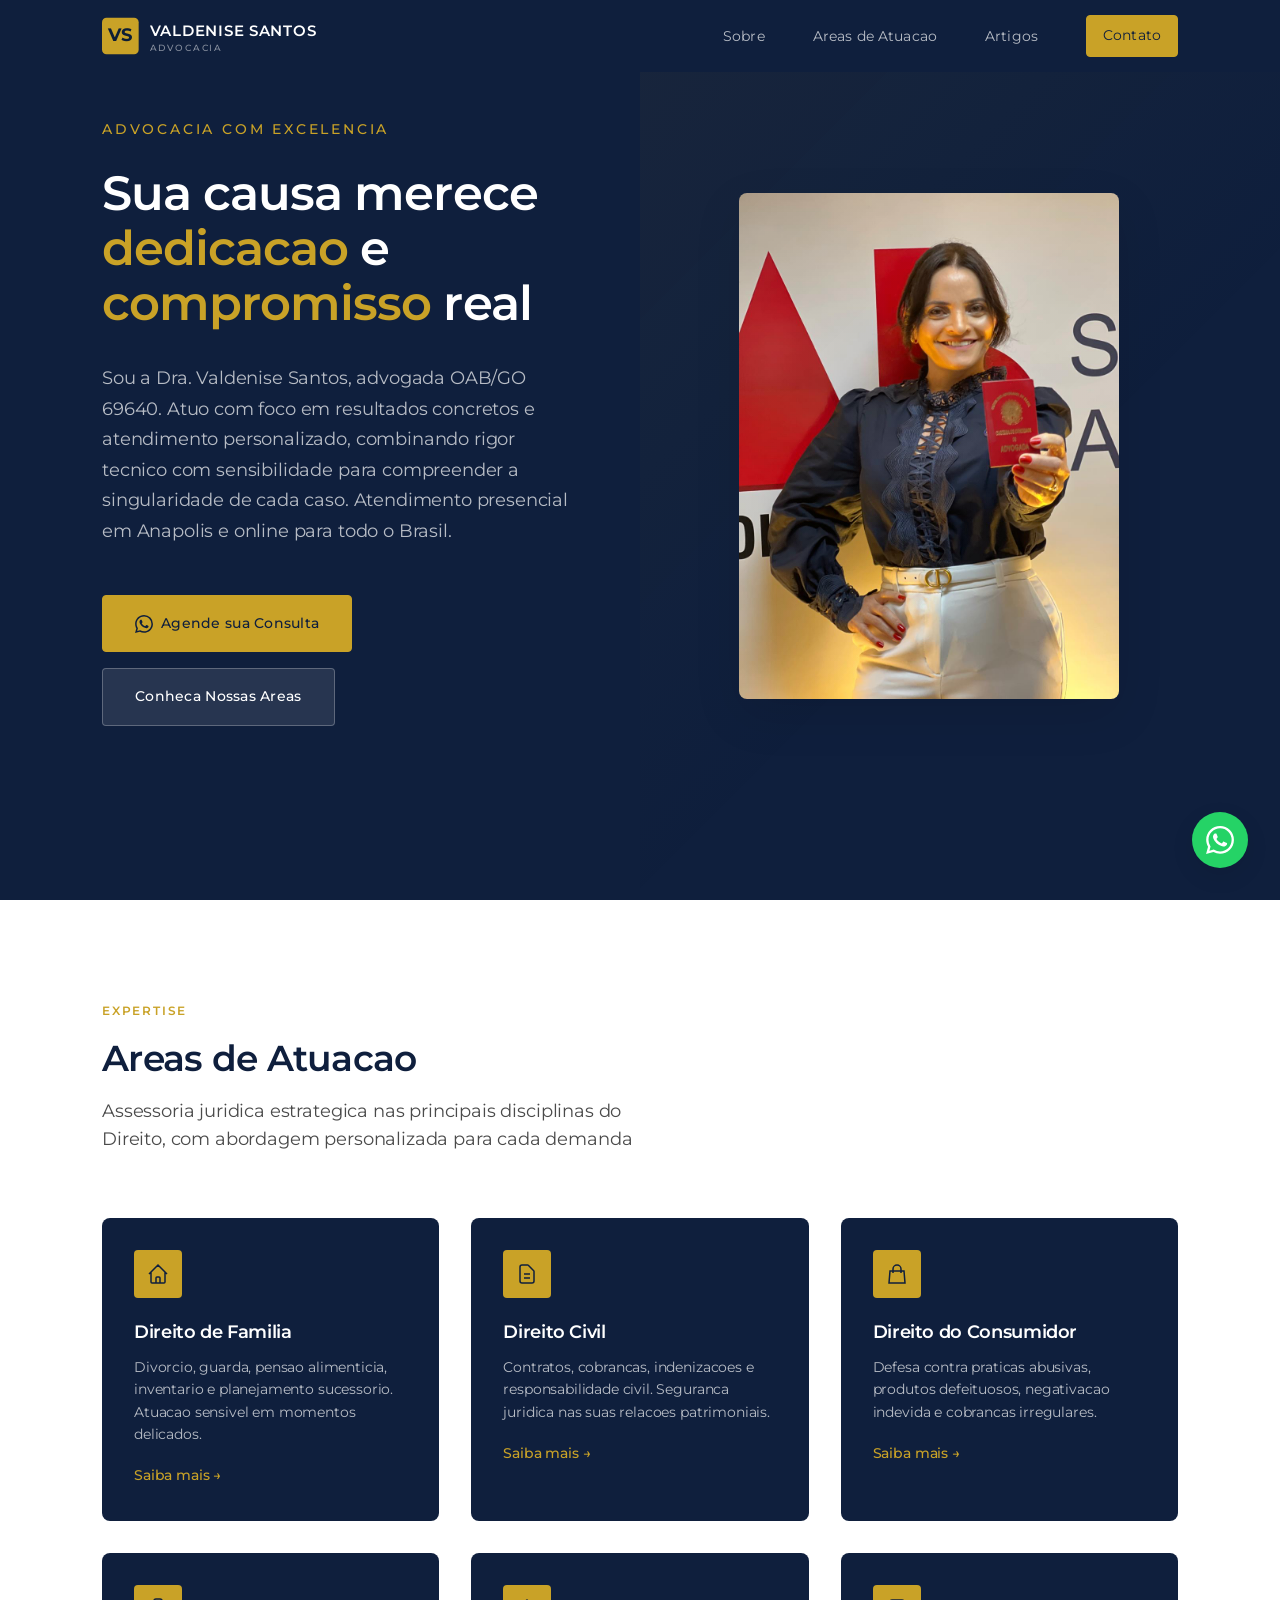
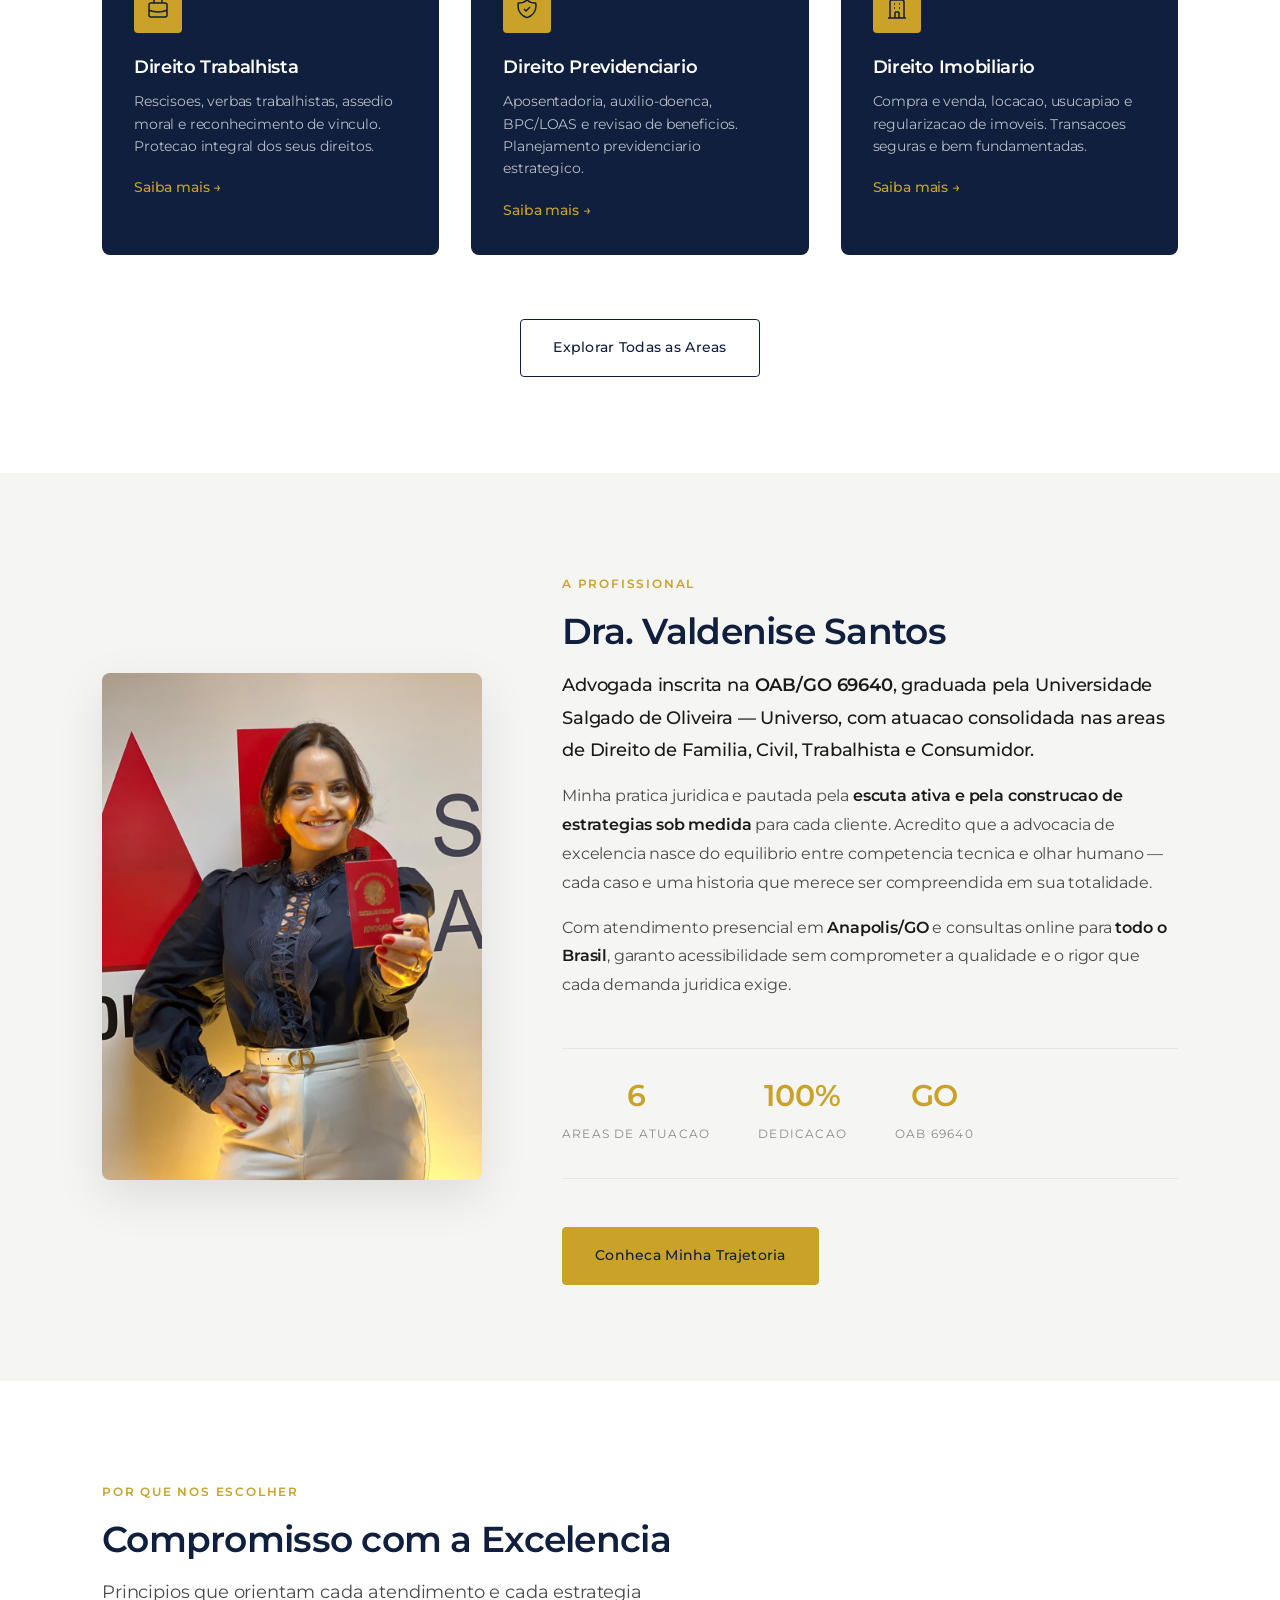
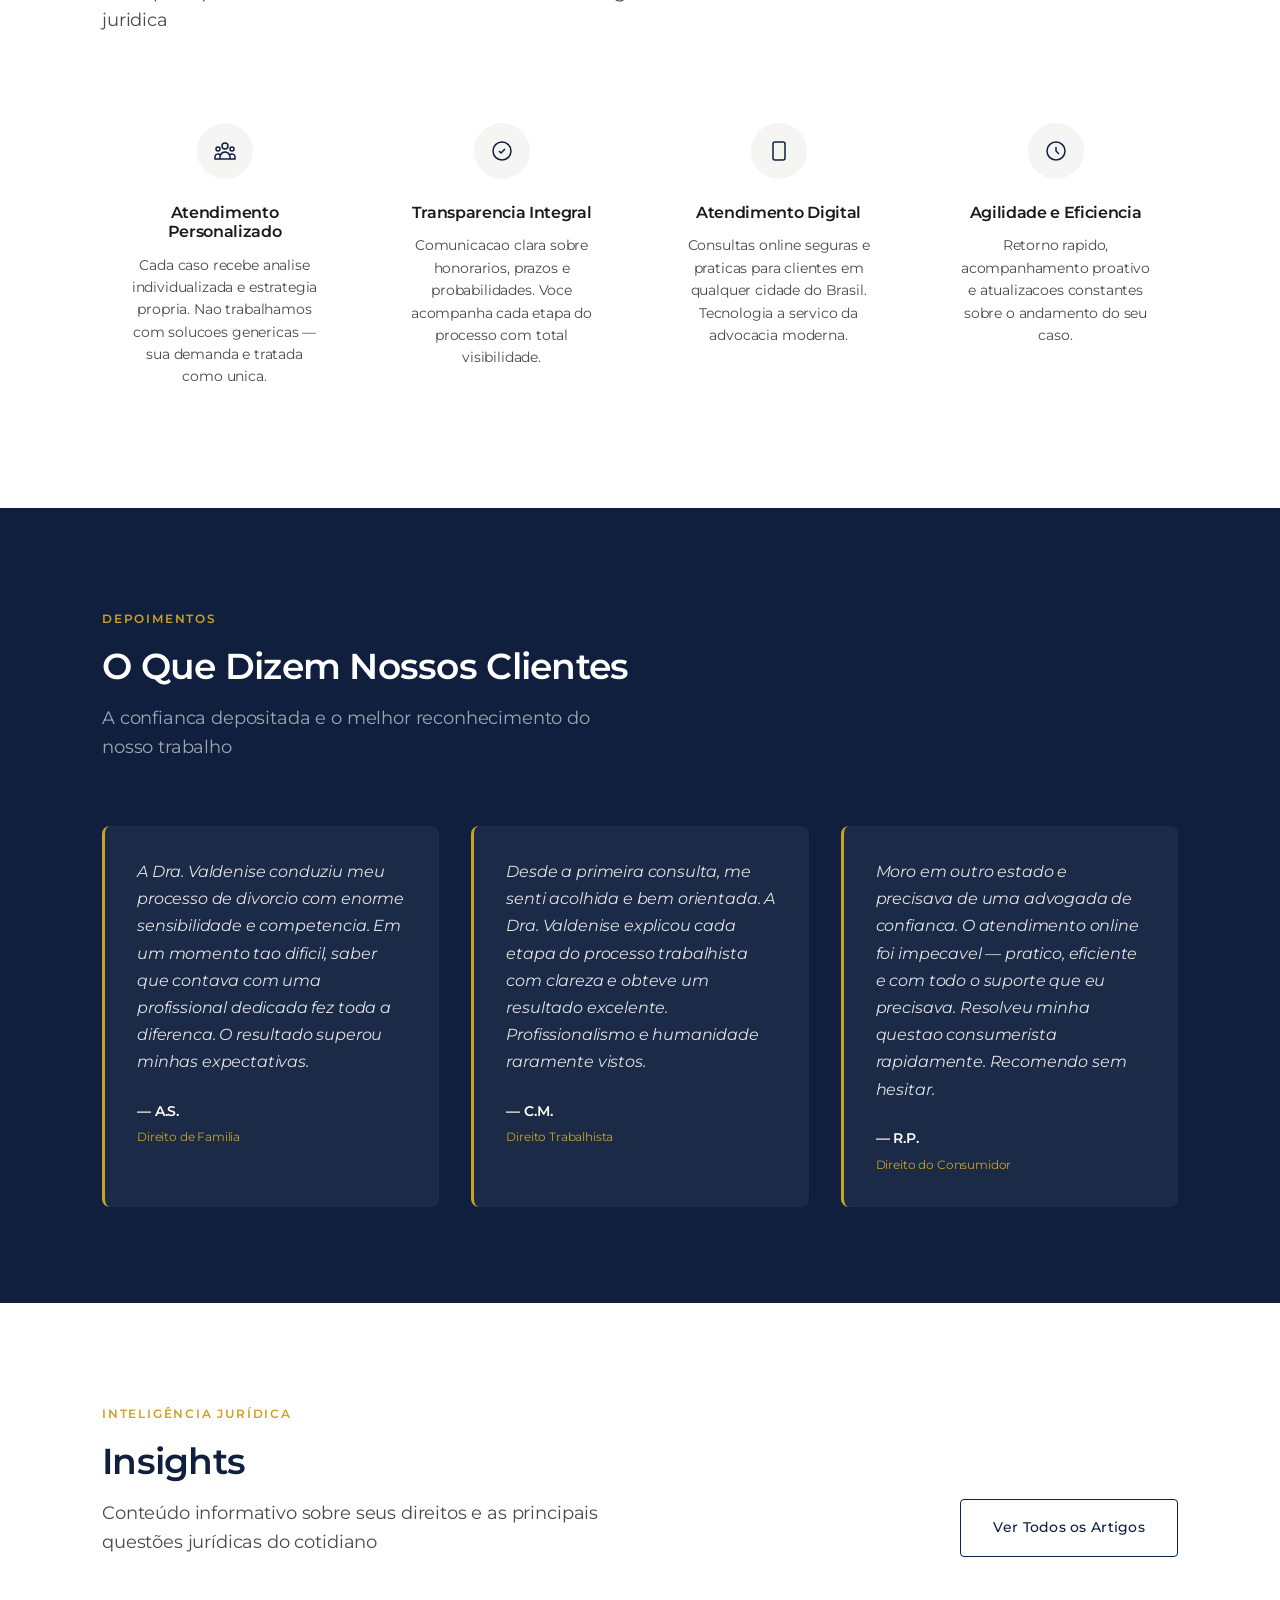
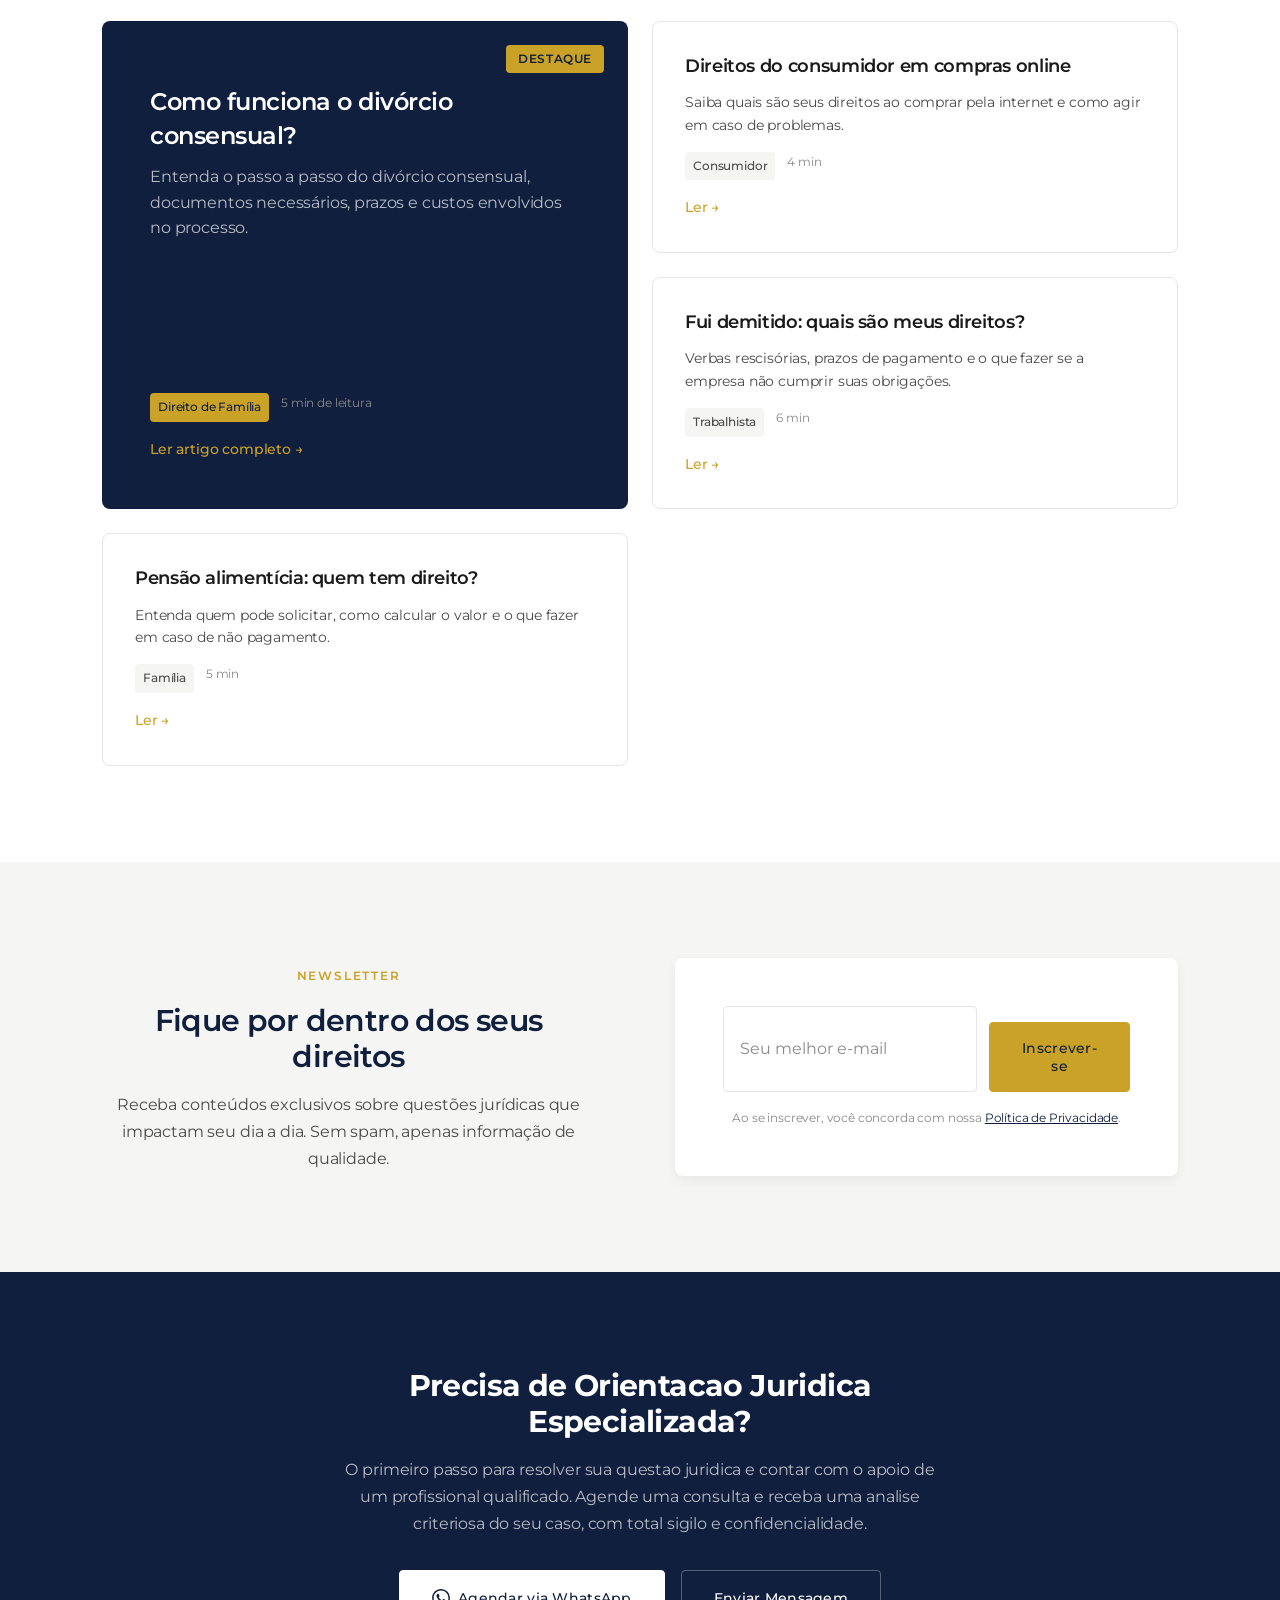
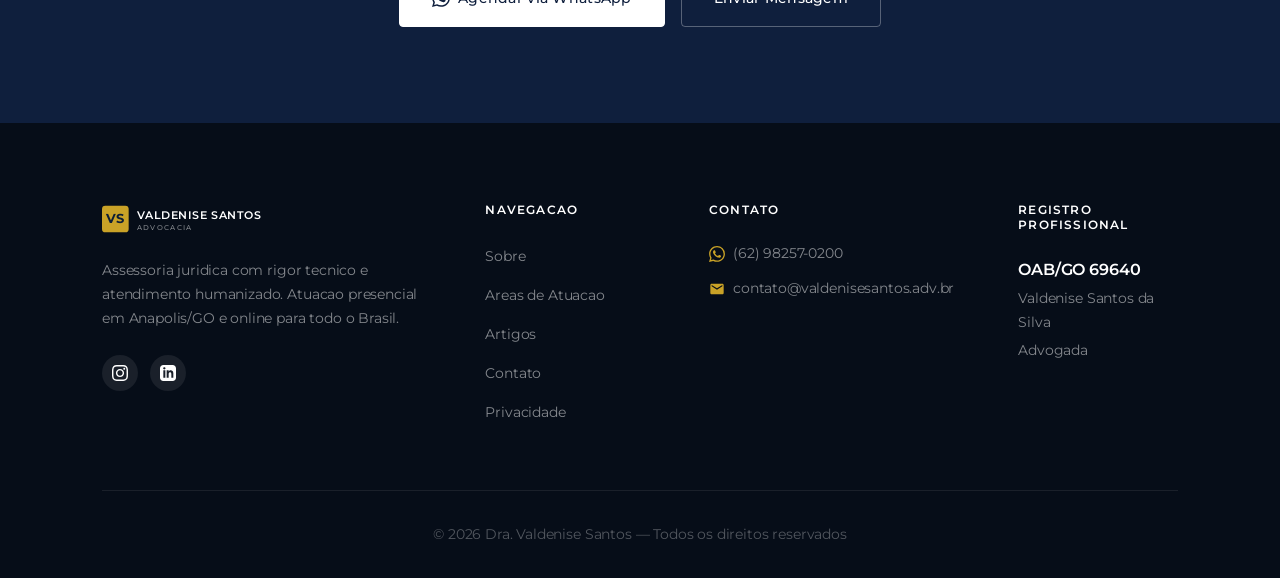
<file: index.html>
<!DOCTYPE html>
<html lang="pt-BR">
<head>
  <meta charset="UTF-8">
  <meta name="viewport" content="width=device-width, initial-scale=1.0">

  <!-- SEO -->
  <title>Dra. Valdenise Santos | Advocacia &mdash; Atendimento em Todo Brasil</title>
  <meta name="description" content="Dra. Valdenise Santos, advogada OAB/GO 69640. Atendimento personalizado em Direito de Familia, Civel, Trabalhista e Consumidor. Consultas online para todo o Brasil.">
  <meta name="keywords" content="advogada online, advogado familia, advogado trabalhista, advogado consumidor, consultoria juridica, OAB">
  <meta name="author" content="Valdenise Santos da Silva">
  <meta name="robots" content="index, follow">

  <!-- Open Graph -->
  <meta property="og:title" content="Dra. Valdenise Santos | Advocacia">
  <meta property="og:description" content="Advocacia com dedicacao e compromisso. Atendimento em todo o Brasil.">
  <meta property="og:image" content="https://valdenisesantos.adv.br/assets/og-image.jpg">
  <meta property="og:url" content="https://valdenisesantos.adv.br">
  <meta property="og:type" content="website">
  <meta property="og:locale" content="pt_BR">

  <!-- Twitter -->
  <meta name="twitter:card" content="summary_large_image">

  <!-- Favicon -->
  <link rel="icon" href="favicon.svg" type="image/svg+xml">
  <link rel="apple-touch-icon" href="assets/icon-192.png">

  <!-- PWA -->
  <link rel="manifest" href="manifest.json">
  <meta name="theme-color" content="#0c1d36">

  <!-- Fonts -->
  <link rel="preconnect" href="https://fonts.googleapis.com">
  <link rel="preconnect" href="https://fonts.gstatic.com" crossorigin>
  <link href="https://fonts.googleapis.com/css2?family=Montserrat:wght@400;500;600;700&display=swap" rel="stylesheet">

  <!-- CSS -->
  <link rel="stylesheet" href="styles.css?v=6.7.0">

  <!-- Schema.org -->
  <script type="application/ld+json">
  {
    "@context": "https://schema.org",
    "@type": "Attorney",
    "name": "Valdenise Santos da Silva",
    "alternateName": "Dra. Valdenise Santos Advocacia",
    "description": "Advogada especializada em Direito de Familia, Civel, Trabalhista e Consumidor. Atendimento em todo o Brasil.",
    "url": "https://valdenisesantos.adv.br",
    "telephone": "+55-62-98257-0200",
    "email": "contato@valdenisesantos.adv.br",
    "address": {
      "@type": "PostalAddress",
      "addressLocality": "Anapolis",
      "addressRegion": "GO",
      "addressCountry": "BR"
    },
    "areaServed": "Brasil",
    "knowsAbout": ["Direito de Familia", "Direito Civil", "Direito do Consumidor", "Direito Trabalhista", "Direito Previdenciario", "Direito Imobiliario"],
    "sameAs": ["https://instagram.com/valdenisesantos.adv", "https://linkedin.com/in/valdenise-santos-a6aa6a243"]
  }
  </script>
</head>
<body>
  <!-- Header -->
  <header class="header" id="header">
    <div class="container header__inner">
      <a href="index.html" class="header__logo">
        <svg viewBox="0 0 260 48" fill="none" xmlns="http://www.w3.org/2000/svg">
          <rect x="0" y="4" width="40" height="40" rx="5" fill="#c9a227"/>
          <text x="20" y="30" font-family="Montserrat, sans-serif" font-size="20" font-weight="700" fill="#0c1d36" text-anchor="middle">VS</text>
          <text x="52" y="24" font-family="Montserrat, sans-serif" font-size="16" font-weight="600" fill="#ffffff" letter-spacing="0.05em">VALDENISE SANTOS</text>
          <text x="52" y="40" font-family="Montserrat, sans-serif" font-size="10" font-weight="500" fill="rgba(255,255,255,0.5)" letter-spacing="0.2em">ADVOCACIA</text>
        </svg>
      </a>

      <nav class="header__nav" id="nav">
        <ul class="nav__list">
          <li><a href="sobre.html">Sobre</a></li>
          <li><a href="areas.html">Areas de Atuacao</a></li>
          <li><a href="artigos.html">Artigos</a></li>
          <li><a href="contato.html" class="btn btn--primary btn--sm">Contato</a></li>
        </ul>
      </nav>

      <button class="header__toggle" id="menu-toggle" aria-label="Abrir menu" aria-expanded="false">
        <span></span>
        <span></span>
        <span></span>
      </button>
    </div>
  </header>

  <main>
    <!-- Hero -->
    <section class="hero">
      <div class="container hero__inner">
        <div class="hero__content">
          <p class="hero__subtitle">Advocacia com Excelencia</p>
          <h1 class="hero__title">Sua causa merece <span class="text-accent">dedicacao</span> e <span class="text-accent">compromisso</span> real</h1>
          <p class="hero__text">Sou a Dra. Valdenise Santos, advogada OAB/GO 69640. Atuo com foco em resultados concretos e atendimento personalizado, combinando rigor tecnico com sensibilidade para compreender a singularidade de cada caso. Atendimento presencial em Anapolis e online para todo o Brasil.</p>
          <div class="hero__buttons">
            <a href="https://wa.me/5562982570200?text=Ola,%20gostaria%20de%20agendar%20uma%20consulta" class="btn btn--primary" target="_blank" rel="noopener">
              <svg class="btn__icon" viewBox="0 0 24 24" fill="currentColor"><path d="M17.472 14.382c-.297-.149-1.758-.867-2.03-.967-.273-.099-.471-.148-.67.15-.197.297-.767.966-.94 1.164-.173.199-.347.223-.644.075-.297-.15-1.255-.463-2.39-1.475-.883-.788-1.48-1.761-1.653-2.059-.173-.297-.018-.458.13-.606.134-.133.298-.347.446-.52.149-.174.198-.298.298-.497.099-.198.05-.371-.025-.52-.075-.149-.669-1.612-.916-2.207-.242-.579-.487-.5-.669-.51-.173-.008-.371-.01-.57-.01-.198 0-.52.074-.792.372-.272.297-1.04 1.016-1.04 2.479 0 1.462 1.065 2.875 1.213 3.074.149.198 2.096 3.2 5.077 4.487.709.306 1.262.489 1.694.625.712.227 1.36.195 1.871.118.571-.085 1.758-.719 2.006-1.413.248-.694.248-1.289.173-1.413-.074-.124-.272-.198-.57-.347m-5.421 7.403h-.004a9.87 9.87 0 01-5.031-1.378l-.361-.214-3.741.982.998-3.648-.235-.374a9.86 9.86 0 01-1.51-5.26c.001-5.45 4.436-9.884 9.888-9.884 2.64 0 5.122 1.03 6.988 2.898a9.825 9.825 0 012.893 6.994c-.003 5.45-4.437 9.884-9.885 9.884m8.413-18.297A11.815 11.815 0 0012.05 0C5.495 0 .16 5.335.157 11.892c0 2.096.547 4.142 1.588 5.945L.057 24l6.305-1.654a11.882 11.882 0 005.683 1.448h.005c6.554 0 11.89-5.335 11.893-11.893a11.821 11.821 0 00-3.48-8.413z"/></svg>
              Agende sua Consulta
            </a>
            <a href="#areas" class="btn btn--outline-light">Conheca Nossas Areas</a>
          </div>
        </div>
        <div class="hero__image">
          <img src="assets/foto-advogada.jpg" alt="Dra. Valdenise Santos da Silva - Advogada OAB/GO 69640" loading="eager">
        </div>
      </div>
      <div class="hero__decoration"></div>
    </section>

    <!-- Areas de Atuacao -->
    <section class="section areas" id="areas">
      <div class="container">
        <header class="section__header">
          <span class="section__label">Expertise</span>
          <h2 class="section__title">Areas de Atuacao</h2>
          <p class="section__subtitle">Assessoria juridica estrategica nas principais disciplinas do Direito, com abordagem personalizada para cada demanda</p>
        </header>

        <div class="areas__grid">
          <article class="area-card">
            <div class="area-card__icon">
              <svg viewBox="0 0 24 24" fill="none" stroke="currentColor" stroke-width="1.5"><path d="M3 12l2-2m0 0l7-7 7 7M5 10v10a1 1 0 001 1h3m10-11l2 2m-2-2v10a1 1 0 01-1 1h-3m-6 0a1 1 0 001-1v-4a1 1 0 011-1h2a1 1 0 011 1v4a1 1 0 001 1m-6 0h6"/></svg>
            </div>
            <h3 class="area-card__title">Direito de Familia</h3>
            <p class="area-card__text">Divorcio, guarda, pensao alimenticia, inventario e planejamento sucessorio. Atuacao sensivel em momentos delicados.</p>
            <a href="areas.html#familia" class="area-card__link">Saiba mais &rarr;</a>
          </article>

          <article class="area-card">
            <div class="area-card__icon">
              <svg viewBox="0 0 24 24" fill="none" stroke="currentColor" stroke-width="1.5"><path d="M9 12h6m-6 4h6m2 5H7a2 2 0 01-2-2V5a2 2 0 012-2h5.586a1 1 0 01.707.293l5.414 5.414a1 1 0 01.293.707V19a2 2 0 01-2 2z"/></svg>
            </div>
            <h3 class="area-card__title">Direito Civil</h3>
            <p class="area-card__text">Contratos, cobrancas, indenizacoes e responsabilidade civil. Seguranca juridica nas suas relacoes patrimoniais.</p>
            <a href="areas.html#civil" class="area-card__link">Saiba mais &rarr;</a>
          </article>

          <article class="area-card">
            <div class="area-card__icon">
              <svg viewBox="0 0 24 24" fill="none" stroke="currentColor" stroke-width="1.5"><path d="M16 11V7a4 4 0 00-8 0v4M5 9h14l1 12H4L5 9z"/></svg>
            </div>
            <h3 class="area-card__title">Direito do Consumidor</h3>
            <p class="area-card__text">Defesa contra praticas abusivas, produtos defeituosos, negativacao indevida e cobrancas irregulares.</p>
            <a href="areas.html#consumidor" class="area-card__link">Saiba mais &rarr;</a>
          </article>

          <article class="area-card">
            <div class="area-card__icon">
              <svg viewBox="0 0 24 24" fill="none" stroke="currentColor" stroke-width="1.5"><path d="M21 13.255A23.931 23.931 0 0112 15c-3.183 0-6.22-.62-9-1.745M16 6V4a2 2 0 00-2-2h-4a2 2 0 00-2 2v2m4 6h.01M5 20h14a2 2 0 002-2V8a2 2 0 00-2-2H5a2 2 0 00-2 2v10a2 2 0 002 2z"/></svg>
            </div>
            <h3 class="area-card__title">Direito Trabalhista</h3>
            <p class="area-card__text">Rescisoes, verbas trabalhistas, assedio moral e reconhecimento de vinculo. Protecao integral dos seus direitos.</p>
            <a href="areas.html#trabalhista" class="area-card__link">Saiba mais &rarr;</a>
          </article>

          <article class="area-card">
            <div class="area-card__icon">
              <svg viewBox="0 0 24 24" fill="none" stroke="currentColor" stroke-width="1.5"><path d="M9 12l2 2 4-4m5.618-4.016A11.955 11.955 0 0112 2.944a11.955 11.955 0 01-8.618 3.04A12.02 12.02 0 003 9c0 5.591 3.824 10.29 9 11.622 5.176-1.332 9-6.03 9-11.622 0-1.042-.133-2.052-.382-3.016z"/></svg>
            </div>
            <h3 class="area-card__title">Direito Previdenciario</h3>
            <p class="area-card__text">Aposentadoria, auxilio-doenca, BPC/LOAS e revisao de beneficios. Planejamento previdenciario estrategico.</p>
            <a href="areas.html#previdenciario" class="area-card__link">Saiba mais &rarr;</a>
          </article>

          <article class="area-card">
            <div class="area-card__icon">
              <svg viewBox="0 0 24 24" fill="none" stroke="currentColor" stroke-width="1.5"><path d="M19 21V5a2 2 0 00-2-2H7a2 2 0 00-2 2v16m14 0h2m-2 0h-5m-9 0H3m2 0h5M9 7h1m-1 4h1m4-4h1m-1 4h1m-5 10v-5a1 1 0 011-1h2a1 1 0 011 1v5m-4 0h4"/></svg>
            </div>
            <h3 class="area-card__title">Direito Imobiliario</h3>
            <p class="area-card__text">Compra e venda, locacao, usucapiao e regularizacao de imoveis. Transacoes seguras e bem fundamentadas.</p>
            <a href="areas.html#imobiliario" class="area-card__link">Saiba mais &rarr;</a>
          </article>
        </div>

        <div class="section__footer">
          <a href="areas.html" class="btn btn--outline">Explorar Todas as Areas</a>
        </div>
      </div>
    </section>

    <!-- Sobre -->
    <section class="section section--alt sobre" id="sobre">
      <div class="container">
        <div class="sobre__grid">
          <div class="sobre__image">
            <div class="sobre__image-wrapper">
              <img src="assets/foto-advogada.jpg" alt="Dra. Valdenise Santos da Silva" loading="lazy">
            </div>
          </div>

          <div class="sobre__content">
            <span class="section__label">A Profissional</span>
            <h2 class="section__title">Dra. Valdenise Santos</h2>
            <p class="sobre__lead">Advogada inscrita na <strong>OAB/GO 69640</strong>, graduada pela Universidade Salgado de Oliveira &mdash; Universo, com atuacao consolidada nas areas de Direito de Familia, Civil, Trabalhista e Consumidor.</p>
            <p>Minha pratica juridica e pautada pela <strong>escuta ativa e pela construcao de estrategias sob medida</strong> para cada cliente. Acredito que a advocacia de excelencia nasce do equilibrio entre competencia tecnica e olhar humano &mdash; cada caso e uma historia que merece ser compreendida em sua totalidade.</p>
            <p>Com atendimento presencial em <strong>Anapolis/GO</strong> e consultas online para <strong>todo o Brasil</strong>, garanto acessibilidade sem comprometer a qualidade e o rigor que cada demanda juridica exige.</p>

            <div class="sobre__stats">
              <div class="stat">
                <span class="stat__number">6</span>
                <span class="stat__label">Areas de Atuacao</span>
              </div>
              <div class="stat">
                <span class="stat__number">100%</span>
                <span class="stat__label">Dedicacao</span>
              </div>
              <div class="stat">
                <span class="stat__number">GO</span>
                <span class="stat__label">OAB 69640</span>
              </div>
            </div>

            <a href="sobre.html" class="btn btn--primary">Conheca Minha Trajetoria</a>
          </div>
        </div>
      </div>
    </section>

    <!-- Diferenciais -->
    <section class="section diferenciais">
      <div class="container">
        <header class="section__header">
          <span class="section__label">Por Que Nos Escolher</span>
          <h2 class="section__title">Compromisso com a Excelencia</h2>
          <p class="section__subtitle">Principios que orientam cada atendimento e cada estrategia juridica</p>
        </header>

        <div class="diferenciais__grid">
          <div class="diferencial">
            <div class="diferencial__icon">
              <svg viewBox="0 0 24 24" fill="none" stroke="currentColor" stroke-width="1.5"><path d="M17 20h5v-2a3 3 0 00-5.356-1.857M17 20H7m10 0v-2c0-.656-.126-1.283-.356-1.857M7 20H2v-2a3 3 0 015.356-1.857M7 20v-2c0-.656.126-1.283.356-1.857m0 0a5.002 5.002 0 019.288 0M15 7a3 3 0 11-6 0 3 3 0 016 0zm6 3a2 2 0 11-4 0 2 2 0 014 0zM7 10a2 2 0 11-4 0 2 2 0 014 0z"/></svg>
            </div>
            <h3 class="diferencial__title">Atendimento Personalizado</h3>
            <p class="diferencial__text">Cada caso recebe analise individualizada e estrategia propria. Nao trabalhamos com solucoes genericas &mdash; sua demanda e tratada como unica.</p>
          </div>

          <div class="diferencial">
            <div class="diferencial__icon">
              <svg viewBox="0 0 24 24" fill="none" stroke="currentColor" stroke-width="1.5"><path d="M9 12l2 2 4-4m6 2a9 9 0 11-18 0 9 9 0 0118 0z"/></svg>
            </div>
            <h3 class="diferencial__title">Transparencia Integral</h3>
            <p class="diferencial__text">Comunicacao clara sobre honorarios, prazos e probabilidades. Voce acompanha cada etapa do processo com total visibilidade.</p>
          </div>

          <div class="diferencial">
            <div class="diferencial__icon">
              <svg viewBox="0 0 24 24" fill="none" stroke="currentColor" stroke-width="1.5"><path d="M12 18h.01M8 21h8a2 2 0 002-2V5a2 2 0 00-2-2H8a2 2 0 00-2 2v14a2 2 0 002 2z"/></svg>
            </div>
            <h3 class="diferencial__title">Atendimento Digital</h3>
            <p class="diferencial__text">Consultas online seguras e praticas para clientes em qualquer cidade do Brasil. Tecnologia a servico da advocacia moderna.</p>
          </div>

          <div class="diferencial">
            <div class="diferencial__icon">
              <svg viewBox="0 0 24 24" fill="none" stroke="currentColor" stroke-width="1.5"><path d="M12 8v4l3 3m6-3a9 9 0 11-18 0 9 9 0 0118 0z"/></svg>
            </div>
            <h3 class="diferencial__title">Agilidade e Eficiencia</h3>
            <p class="diferencial__text">Retorno rapido, acompanhamento proativo e atualizacoes constantes sobre o andamento do seu caso.</p>
          </div>
        </div>
      </div>
    </section>

    <!-- Depoimentos -->
    <section class="section section--dark depoimentos">
      <div class="container">
        <header class="section__header">
          <span class="section__label">Depoimentos</span>
          <h2 class="section__title" style="color:white">O Que Dizem Nossos Clientes</h2>
          <p class="section__subtitle" style="color:rgba(255,255,255,0.6)">A confianca depositada e o melhor reconhecimento do nosso trabalho</p>
        </header>

        <div class="depoimentos__grid">
          <blockquote class="depoimento">
            <p class="depoimento__text">A Dra. Valdenise conduziu meu processo de divorcio com enorme sensibilidade e competencia. Em um momento tao dificil, saber que contava com uma profissional dedicada fez toda a diferenca. O resultado superou minhas expectativas.</p>
            <footer class="depoimento__author">
              <span class="depoimento__name">&mdash; A.S.</span>
              <span class="depoimento__case">Direito de Familia</span>
            </footer>
          </blockquote>

          <blockquote class="depoimento">
            <p class="depoimento__text">Desde a primeira consulta, me senti acolhida e bem orientada. A Dra. Valdenise explicou cada etapa do processo trabalhista com clareza e obteve um resultado excelente. Profissionalismo e humanidade raramente vistos.</p>
            <footer class="depoimento__author">
              <span class="depoimento__name">&mdash; C.M.</span>
              <span class="depoimento__case">Direito Trabalhista</span>
            </footer>
          </blockquote>

          <blockquote class="depoimento">
            <p class="depoimento__text">Moro em outro estado e precisava de uma advogada de confianca. O atendimento online foi impecavel &mdash; pratico, eficiente e com todo o suporte que eu precisava. Resolveu minha questao consumerista rapidamente. Recomendo sem hesitar.</p>
            <footer class="depoimento__author">
              <span class="depoimento__name">&mdash; R.P.</span>
              <span class="depoimento__case">Direito do Consumidor</span>
            </footer>
          </blockquote>
        </div>
      </div>
    </section>

    <!-- Insights / Artigos em Destaque -->
    <section class="section insights" id="insights">
      <div class="container">
        <div class="insights__header">
          <div class="insights__header-text">
            <span class="section__label">Inteligência Jurídica</span>
            <h2 class="section__title">Insights</h2>
            <p class="section__subtitle">Conteúdo informativo sobre seus direitos e as principais questões jurídicas do cotidiano</p>
          </div>
          <a href="artigos.html" class="btn btn--outline insights__header-btn">Ver Todos os Artigos</a>
        </div>

        <div class="insights__grid">
          <article class="insight-card insight-card--featured">
            <div class="insight-card__tag">Destaque</div>
            <h3 class="insight-card__title">Como funciona o divórcio consensual?</h3>
            <p class="insight-card__text">Entenda o passo a passo do divórcio consensual, documentos necessários, prazos e custos envolvidos no processo.</p>
            <div class="insight-card__meta">
              <span class="insight-card__category">Direito de Família</span>
              <span class="insight-card__date">5 min de leitura</span>
            </div>
            <a href="artigos.html#divorcio" class="insight-card__link">Ler artigo completo →</a>
          </article>

          <article class="insight-card">
            <h3 class="insight-card__title">Direitos do consumidor em compras online</h3>
            <p class="insight-card__text">Saiba quais são seus direitos ao comprar pela internet e como agir em caso de problemas.</p>
            <div class="insight-card__meta">
              <span class="insight-card__category">Consumidor</span>
              <span class="insight-card__date">4 min</span>
            </div>
            <a href="artigos.html#consumidor-online" class="insight-card__link">Ler →</a>
          </article>

          <article class="insight-card">
            <h3 class="insight-card__title">Fui demitido: quais são meus direitos?</h3>
            <p class="insight-card__text">Verbas rescisórias, prazos de pagamento e o que fazer se a empresa não cumprir suas obrigações.</p>
            <div class="insight-card__meta">
              <span class="insight-card__category">Trabalhista</span>
              <span class="insight-card__date">6 min</span>
            </div>
            <a href="artigos.html#demissao" class="insight-card__link">Ler →</a>
          </article>

          <article class="insight-card">
            <h3 class="insight-card__title">Pensão alimentícia: quem tem direito?</h3>
            <p class="insight-card__text">Entenda quem pode solicitar, como calcular o valor e o que fazer em caso de não pagamento.</p>
            <div class="insight-card__meta">
              <span class="insight-card__category">Família</span>
              <span class="insight-card__date">5 min</span>
            </div>
            <a href="artigos.html#pensao" class="insight-card__link">Ler →</a>
          </article>
        </div>
      </div>
    </section>

    <!-- Newsletter -->
    <section class="section section--alt newsletter">
      <div class="container">
        <div class="newsletter__inner">
          <div class="newsletter__content">
            <span class="section__label">Newsletter</span>
            <h2 class="newsletter__title">Fique por dentro dos seus direitos</h2>
            <p class="newsletter__text">Receba conteúdos exclusivos sobre questões jurídicas que impactam seu dia a dia. Sem spam, apenas informação de qualidade.</p>
          </div>
          <form class="newsletter__form" action="#" method="POST">
            <div class="newsletter__input-group">
              <input type="email" name="email" placeholder="Seu melhor e-mail" required class="newsletter__input">
              <button type="submit" class="btn btn--primary newsletter__btn">Inscrever-se</button>
            </div>
            <p class="newsletter__disclaimer">Ao se inscrever, você concorda com nossa <a href="privacidade.html">Política de Privacidade</a>.</p>
          </form>
        </div>
      </div>
    </section>

    <!-- CTA -->
    <section class="section cta">
      <div class="container">
        <div class="cta__content">
          <h2 class="cta__title">Precisa de Orientacao Juridica Especializada?</h2>
          <p class="cta__text">O primeiro passo para resolver sua questao juridica e contar com o apoio de um profissional qualificado. Agende uma consulta e receba uma analise criteriosa do seu caso, com total sigilo e confidencialidade.</p>
          <div class="cta__buttons">
            <a href="https://wa.me/5562982570200?text=Ola,%20gostaria%20de%20agendar%20uma%20consulta" class="btn btn--white" target="_blank" rel="noopener">
              <svg class="btn__icon" viewBox="0 0 24 24" fill="currentColor"><path d="M17.472 14.382c-.297-.149-1.758-.867-2.03-.967-.273-.099-.471-.148-.67.15-.197.297-.767.966-.94 1.164-.173.199-.347.223-.644.075-.297-.15-1.255-.463-2.39-1.475-.883-.788-1.48-1.761-1.653-2.059-.173-.297-.018-.458.13-.606.134-.133.298-.347.446-.52.149-.174.198-.298.298-.497.099-.198.05-.371-.025-.52-.075-.149-.669-1.612-.916-2.207-.242-.579-.487-.5-.669-.51-.173-.008-.371-.01-.57-.01-.198 0-.52.074-.792.372-.272.297-1.04 1.016-1.04 2.479 0 1.462 1.065 2.875 1.213 3.074.149.198 2.096 3.2 5.077 4.487.709.306 1.262.489 1.694.625.712.227 1.36.195 1.871.118.571-.085 1.758-.719 2.006-1.413.248-.694.248-1.289.173-1.413-.074-.124-.272-.198-.57-.347m-5.421 7.403h-.004a9.87 9.87 0 01-5.031-1.378l-.361-.214-3.741.982.998-3.648-.235-.374a9.86 9.86 0 01-1.51-5.26c.001-5.45 4.436-9.884 9.888-9.884 2.64 0 5.122 1.03 6.988 2.898a9.825 9.825 0 012.893 6.994c-.003 5.45-4.437 9.884-9.885 9.884m8.413-18.297A11.815 11.815 0 0012.05 0C5.495 0 .16 5.335.157 11.892c0 2.096.547 4.142 1.588 5.945L.057 24l6.305-1.654a11.882 11.882 0 005.683 1.448h.005c6.554 0 11.89-5.335 11.893-11.893a11.821 11.821 0 00-3.48-8.413z"/></svg>
              Agendar via WhatsApp
            </a>
            <a href="contato.html" class="btn btn--outline-white">Enviar Mensagem</a>
          </div>
        </div>
      </div>
    </section>
  </main>

  <!-- Footer -->
  <footer class="footer">
    <div class="container">
      <div class="footer__grid">
        <div class="footer__brand">
          <svg class="footer__logo" viewBox="0 0 260 48" fill="none" xmlns="http://www.w3.org/2000/svg">
          <rect x="0" y="4" width="40" height="40" rx="5" fill="#c9a227"/>
          <text x="20" y="30" font-family="Montserrat, sans-serif" font-size="20" font-weight="700" fill="#0c1d36" text-anchor="middle">VS</text>
          <text x="52" y="24" font-family="Montserrat, sans-serif" font-size="16" font-weight="600" fill="#ffffff" letter-spacing="0.05em">VALDENISE SANTOS</text>
          <text x="52" y="40" font-family="Montserrat, sans-serif" font-size="10" font-weight="500" fill="rgba(255,255,255,0.5)" letter-spacing="0.2em">ADVOCACIA</text>
        </svg>
          <p>Assessoria juridica com rigor tecnico e atendimento humanizado. Atuacao presencial em Anapolis/GO e online para todo o Brasil.</p>
          <div class="footer__social">
            <a href="https://instagram.com/valdenisesantos.adv" target="_blank" rel="noopener" aria-label="Instagram">
              <svg viewBox="0 0 24 24" fill="currentColor"><path d="M12 2.163c3.204 0 3.584.012 4.85.07 3.252.148 4.771 1.691 4.919 4.919.058 1.265.069 1.645.069 4.849 0 3.205-.012 3.584-.069 4.849-.149 3.225-1.664 4.771-4.919 4.919-1.266.058-1.644.07-4.85.07-3.204 0-3.584-.012-4.849-.07-3.26-.149-4.771-1.699-4.919-4.92-.058-1.265-.07-1.644-.07-4.849 0-3.204.013-3.583.07-4.849.149-3.227 1.664-4.771 4.919-4.919 1.266-.057 1.645-.069 4.849-.069zm0-2.163c-3.259 0-3.667.014-4.947.072-4.358.2-6.78 2.618-6.98 6.98-.059 1.281-.073 1.689-.073 4.948 0 3.259.014 3.668.072 4.948.2 4.358 2.618 6.78 6.98 6.98 1.281.058 1.689.072 4.948.072 3.259 0 3.668-.014 4.948-.072 4.354-.2 6.782-2.618 6.979-6.98.059-1.28.073-1.689.073-4.948 0-3.259-.014-3.667-.072-4.947-.196-4.354-2.617-6.78-6.979-6.98-1.281-.059-1.69-.073-4.949-.073zm0 5.838c-3.403 0-6.162 2.759-6.162 6.162s2.759 6.163 6.162 6.163 6.162-2.759 6.162-6.163c0-3.403-2.759-6.162-6.162-6.162zm0 10.162c-2.209 0-4-1.79-4-4 0-2.209 1.791-4 4-4s4 1.791 4 4c0 2.21-1.791 4-4 4zm6.406-11.845c-.796 0-1.441.645-1.441 1.44s.645 1.44 1.441 1.44c.795 0 1.439-.645 1.439-1.44s-.644-1.44-1.439-1.44z"/></svg>
            </a>
            <a href="https://linkedin.com/in/valdenise-santos-a6aa6a243" target="_blank" rel="noopener" aria-label="LinkedIn">
              <svg viewBox="0 0 24 24" fill="currentColor"><path d="M19 0h-14c-2.761 0-5 2.239-5 5v14c0 2.761 2.239 5 5 5h14c2.762 0 5-2.239 5-5v-14c0-2.761-2.238-5-5-5zm-11 19h-3v-11h3v11zm-1.5-12.268c-.966 0-1.75-.79-1.75-1.764s.784-1.764 1.75-1.764 1.75.79 1.75 1.764-.783 1.764-1.75 1.764zm13.5 12.268h-3v-5.604c0-3.368-4-3.113-4 0v5.604h-3v-11h3v1.765c1.396-2.586 7-2.777 7 2.476v6.759z"/></svg>
            </a>
          </div>
        </div>

        <div class="footer__links">
          <h4>Navegacao</h4>
          <ul>
            <li><a href="sobre.html">Sobre</a></li>
            <li><a href="areas.html">Areas de Atuacao</a></li>
            <li><a href="artigos.html">Artigos</a></li>
            <li><a href="contato.html">Contato</a></li>
            <li><a href="privacidade.html">Privacidade</a></li>
          </ul>
        </div>

        <div class="footer__contact">
          <h4>Contato</h4>
          <ul>
            <li>
              <svg viewBox="0 0 24 24" fill="currentColor"><path d="M17.472 14.382c-.297-.149-1.758-.867-2.03-.967-.273-.099-.471-.148-.67.15-.197.297-.767.966-.94 1.164-.173.199-.347.223-.644.075-.297-.15-1.255-.463-2.39-1.475-.883-.788-1.48-1.761-1.653-2.059-.173-.297-.018-.458.13-.606.134-.133.298-.347.446-.52.149-.174.198-.298.298-.497.099-.198.05-.371-.025-.52-.075-.149-.669-1.612-.916-2.207-.242-.579-.487-.5-.669-.51-.173-.008-.371-.01-.57-.01-.198 0-.52.074-.792.372-.272.297-1.04 1.016-1.04 2.479 0 1.462 1.065 2.875 1.213 3.074.149.198 2.096 3.2 5.077 4.487.709.306 1.262.489 1.694.625.712.227 1.36.195 1.871.118.571-.085 1.758-.719 2.006-1.413.248-.694.248-1.289.173-1.413-.074-.124-.272-.198-.57-.347m-5.421 7.403h-.004a9.87 9.87 0 01-5.031-1.378l-.361-.214-3.741.982.998-3.648-.235-.374a9.86 9.86 0 01-1.51-5.26c.001-5.45 4.436-9.884 9.888-9.884 2.64 0 5.122 1.03 6.988 2.898a9.825 9.825 0 012.893 6.994c-.003 5.45-4.437 9.884-9.885 9.884m8.413-18.297A11.815 11.815 0 0012.05 0C5.495 0 .16 5.335.157 11.892c0 2.096.547 4.142 1.588 5.945L.057 24l6.305-1.654a11.882 11.882 0 005.683 1.448h.005c6.554 0 11.89-5.335 11.893-11.893a11.821 11.821 0 00-3.48-8.413z"/></svg>
              <a href="https://wa.me/5562982570200" target="_blank" rel="noopener">(62) 98257-0200</a>
            </li>
            <li>
              <svg viewBox="0 0 24 24" fill="currentColor"><path d="M20 4H4c-1.1 0-1.99.9-1.99 2L2 18c0 1.1.9 2 2 2h16c1.1 0 2-.9 2-2V6c0-1.1-.9-2-2-2zm0 4l-8 5-8-5V6l8 5 8-5v2z"/></svg>
              <a href="mailto:contato@valdenisesantos.adv.br">contato@valdenisesantos.adv.br</a>
            </li>
          </ul>
        </div>

        <div class="footer__oab">
          <h4>Registro Profissional</h4>
          <p><strong>OAB/GO 69640</strong></p>
          <p>Valdenise Santos da Silva</p>
          <p>Advogada</p>
        </div>
      </div>

      <div class="footer__bottom">
        <p>&copy; 2026 Dra. Valdenise Santos &mdash; Todos os direitos reservados</p>
      </div>
    </div>
  </footer>

  <!-- WhatsApp Float -->
  <a href="https://wa.me/5562982570200?text=Ola,%20gostaria%20de%20agendar%20uma%20consulta" class="whatsapp-float" target="_blank" rel="noopener" aria-label="Contato via WhatsApp">
    <svg viewBox="0 0 24 24" fill="currentColor"><path d="M17.472 14.382c-.297-.149-1.758-.867-2.03-.967-.273-.099-.471-.148-.67.15-.197.297-.767.966-.94 1.164-.173.199-.347.223-.644.075-.297-.15-1.255-.463-2.39-1.475-.883-.788-1.48-1.761-1.653-2.059-.173-.297-.018-.458.13-.606.134-.133.298-.347.446-.52.149-.174.198-.298.298-.497.099-.198.05-.371-.025-.52-.075-.149-.669-1.612-.916-2.207-.242-.579-.487-.5-.669-.51-.173-.008-.371-.01-.57-.01-.198 0-.52.074-.792.372-.272.297-1.04 1.016-1.04 2.479 0 1.462 1.065 2.875 1.213 3.074.149.198 2.096 3.2 5.077 4.487.709.306 1.262.489 1.694.625.712.227 1.36.195 1.871.118.571-.085 1.758-.719 2.006-1.413.248-.694.248-1.289.173-1.413-.074-.124-.272-.198-.57-.347m-5.421 7.403h-.004a9.87 9.87 0 01-5.031-1.378l-.361-.214-3.741.982.998-3.648-.235-.374a9.86 9.86 0 01-1.51-5.26c.001-5.45 4.436-9.884 9.888-9.884 2.64 0 5.122 1.03 6.988 2.898a9.825 9.825 0 012.893 6.994c-.003 5.45-4.437 9.884-9.885 9.884m8.413-18.297A11.815 11.815 0 0012.05 0C5.495 0 .16 5.335.157 11.892c0 2.096.547 4.142 1.588 5.945L.057 24l6.305-1.654a11.882 11.882 0 005.683 1.448h.005c6.554 0 11.89-5.335 11.893-11.893a11.821 11.821 0 00-3.48-8.413z"/></svg>
  </a>

  <script src="script.js?v=4.0.0"></script>
</body>
</html>
</file>
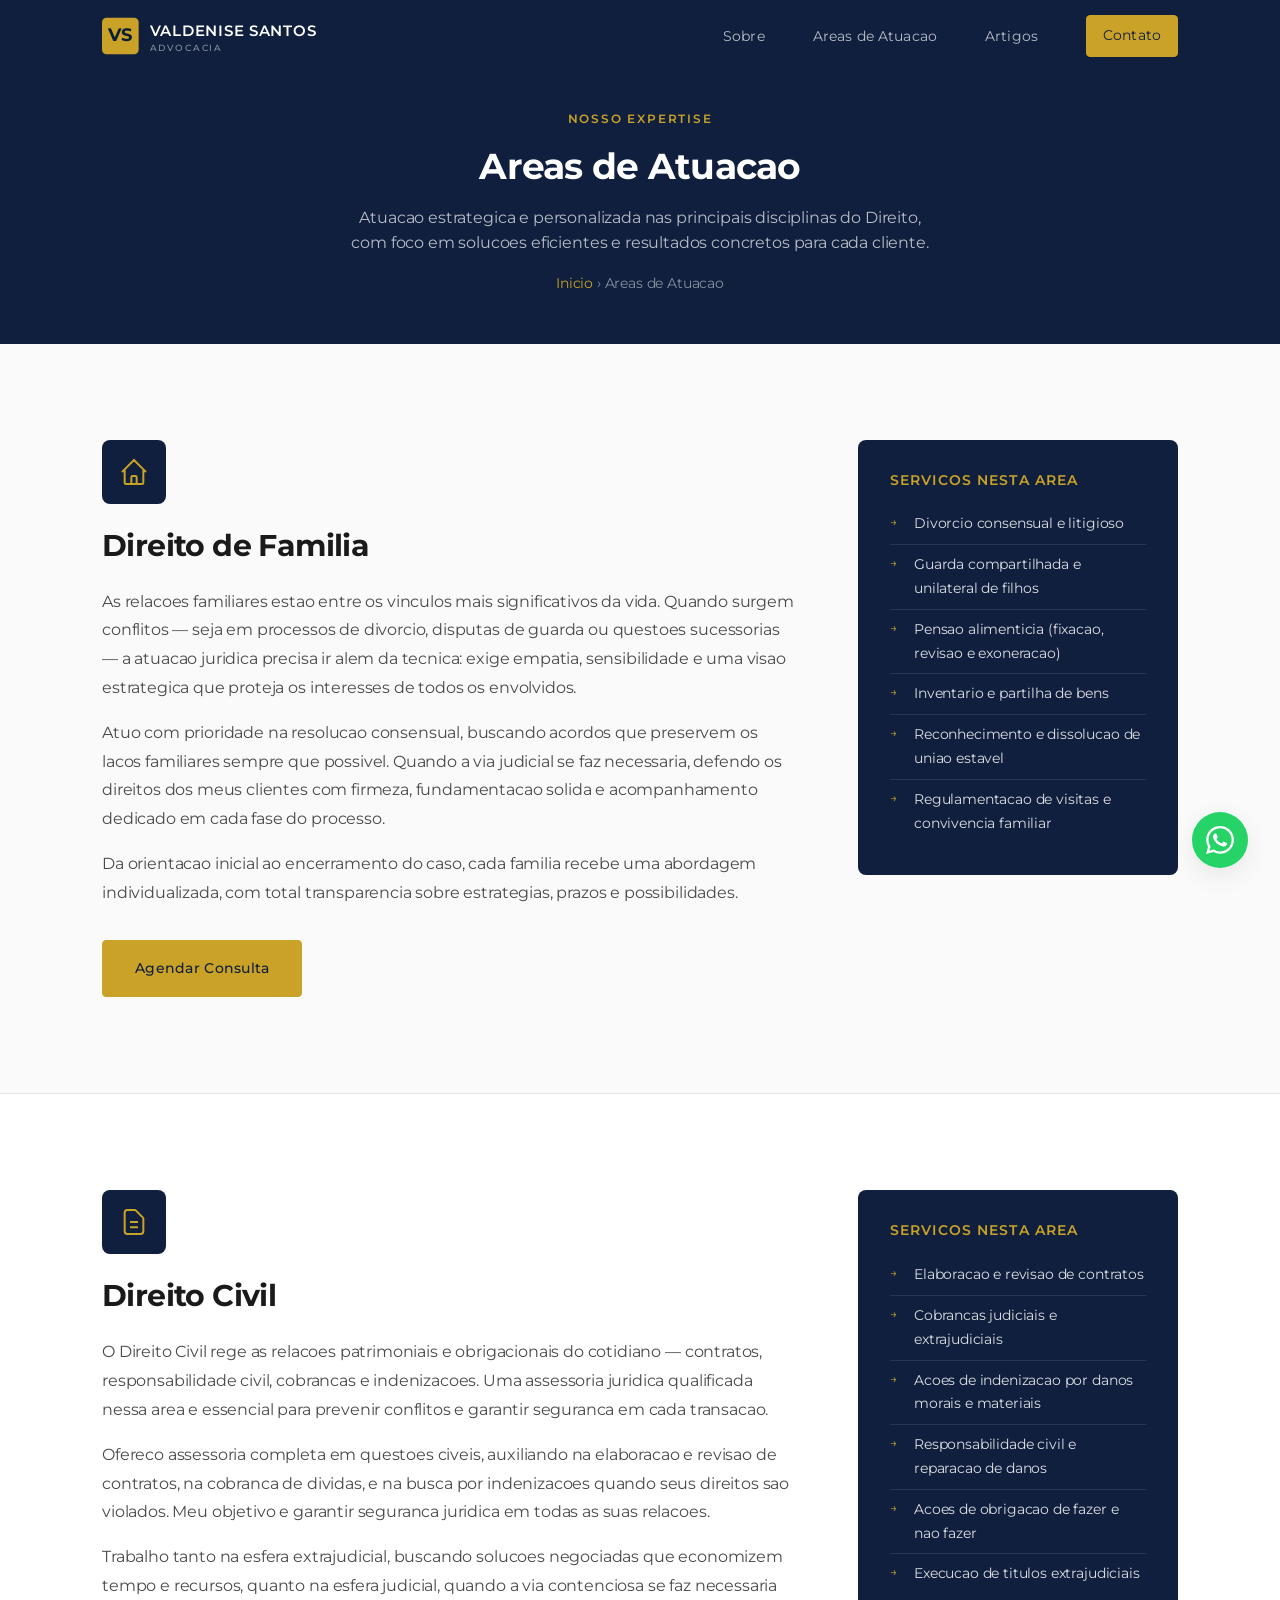
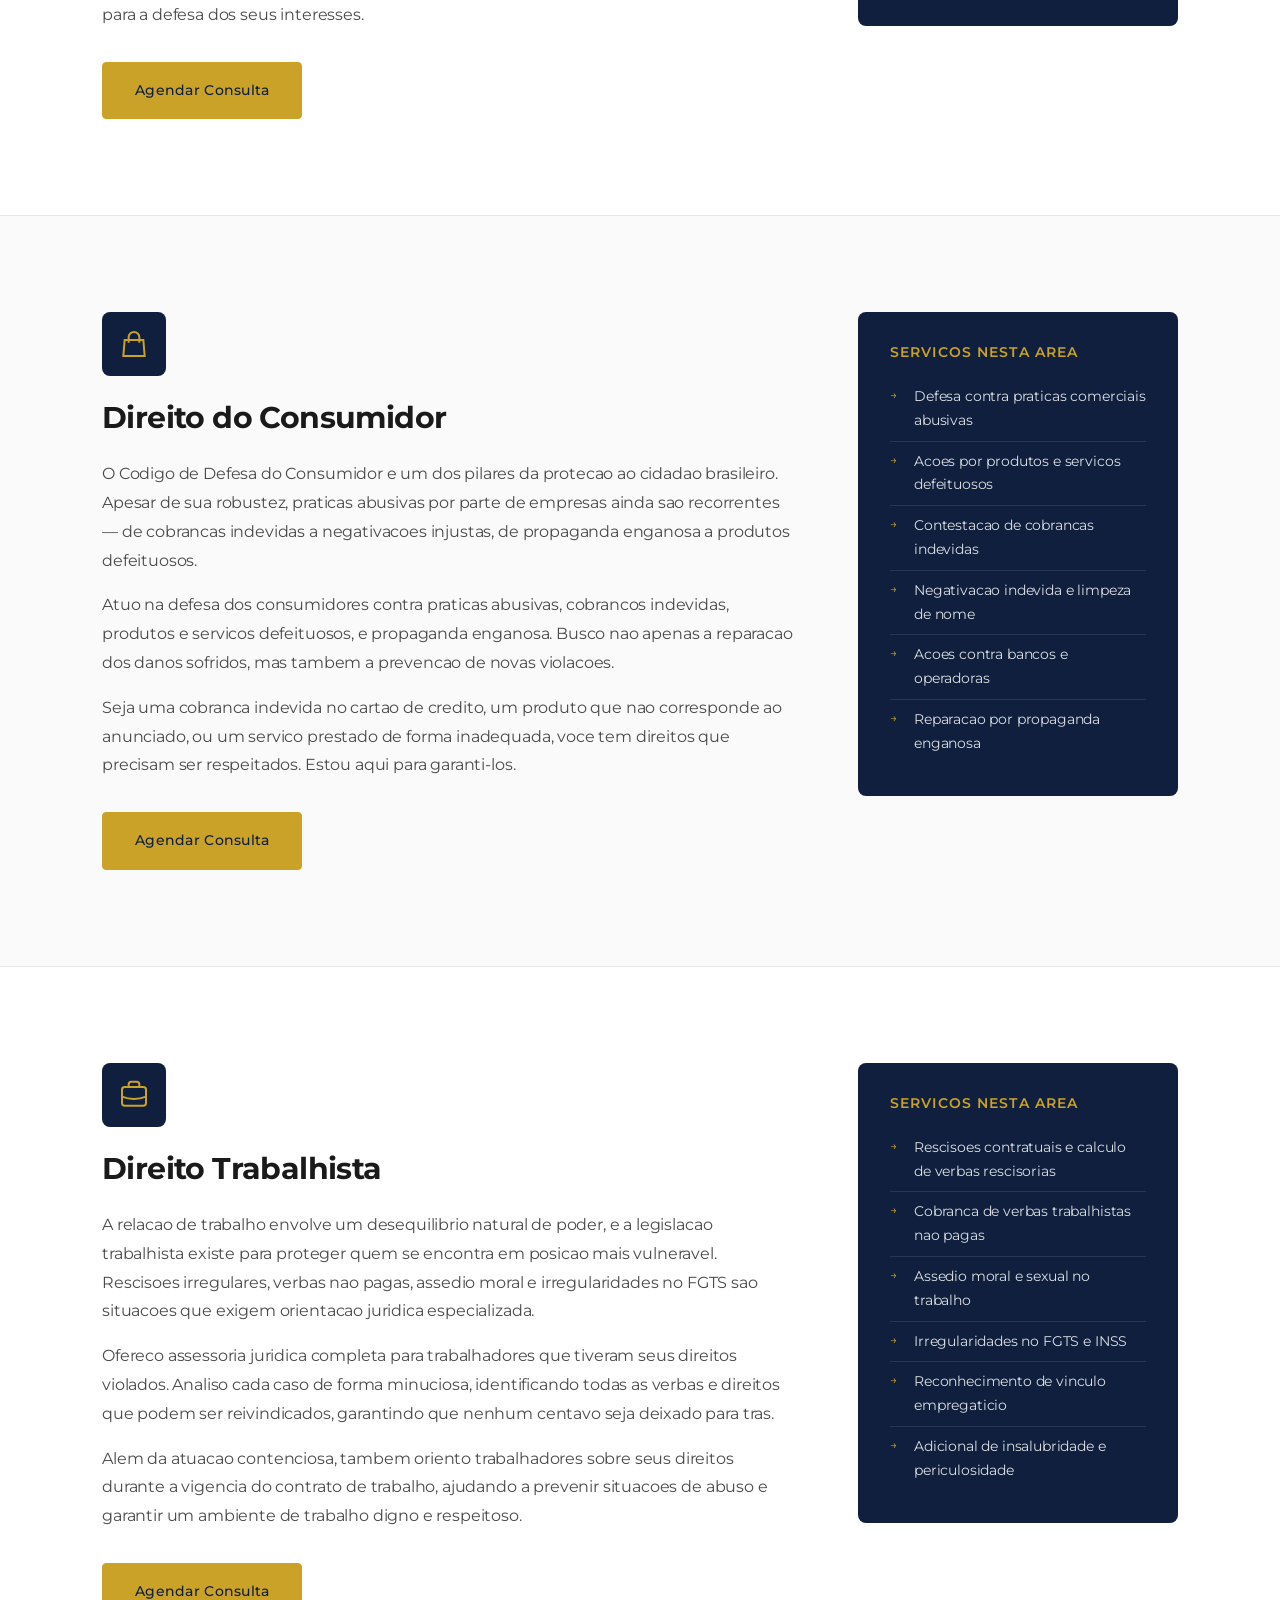
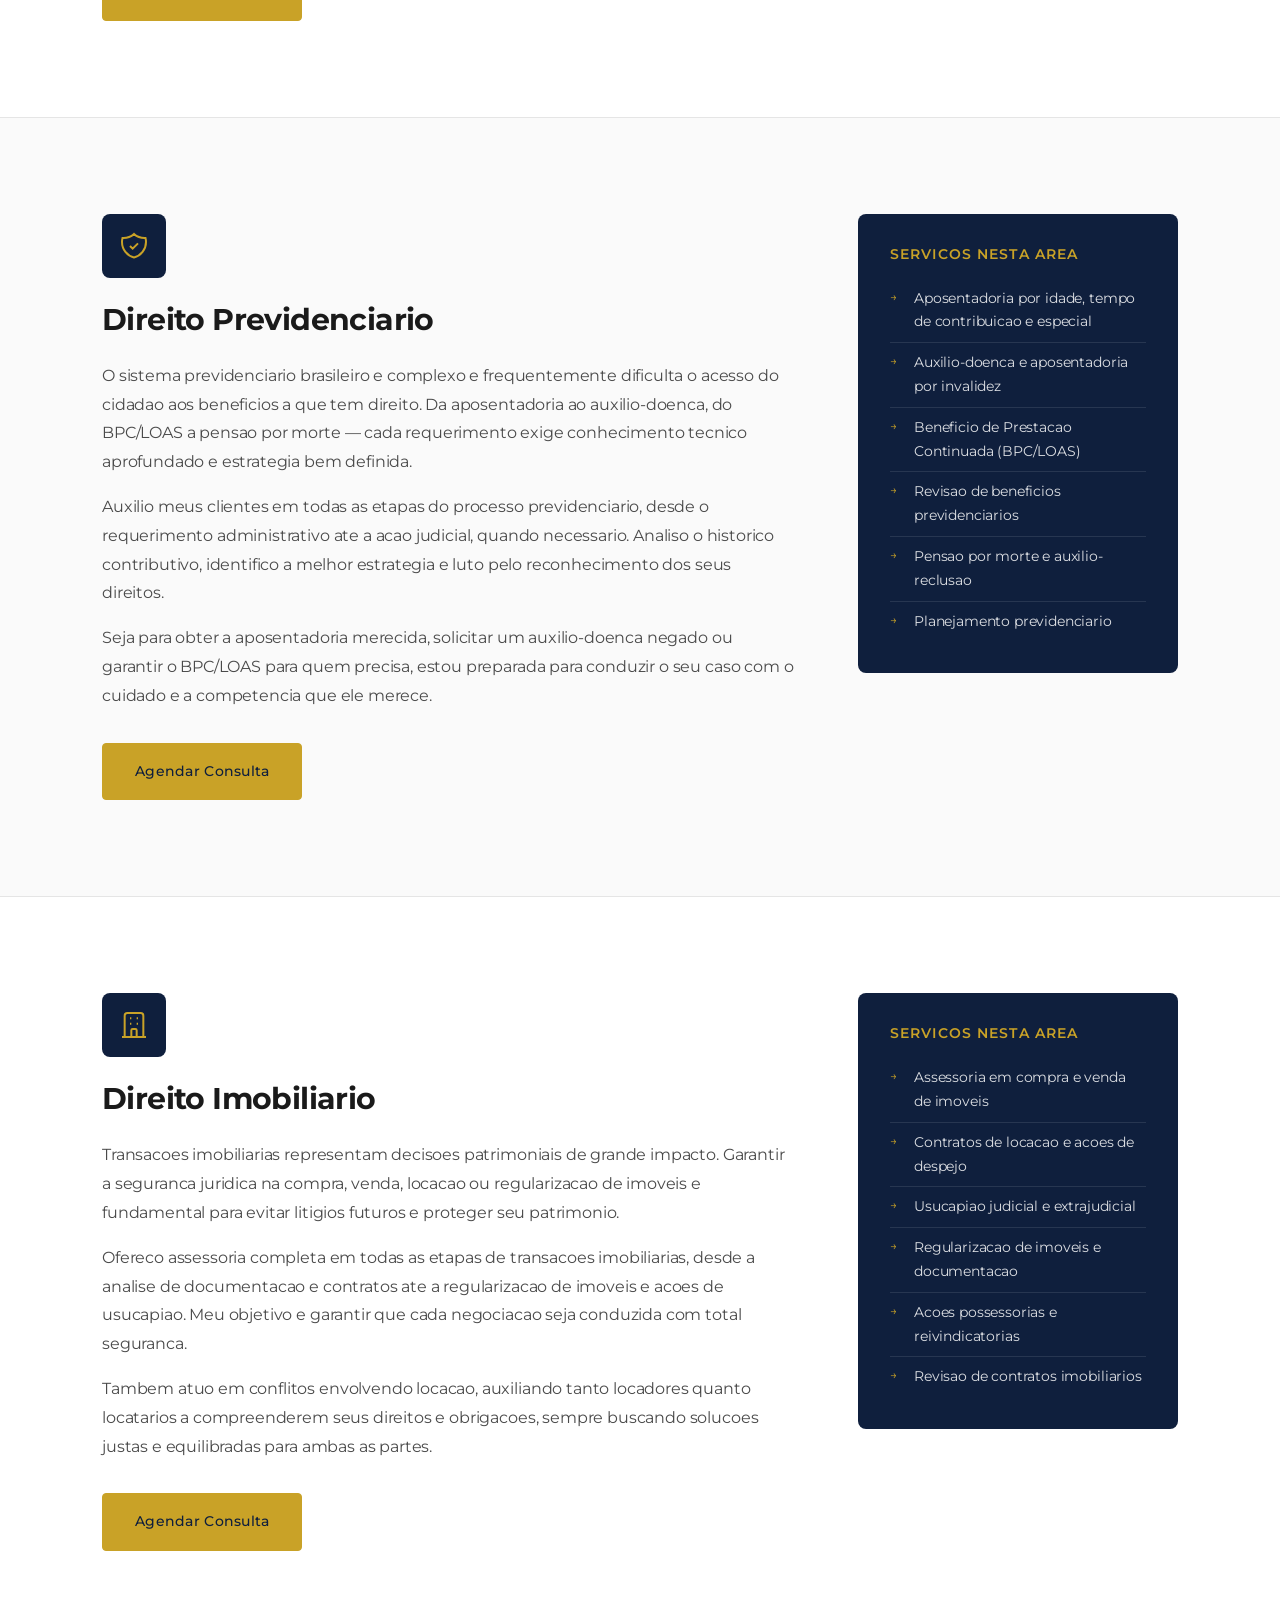
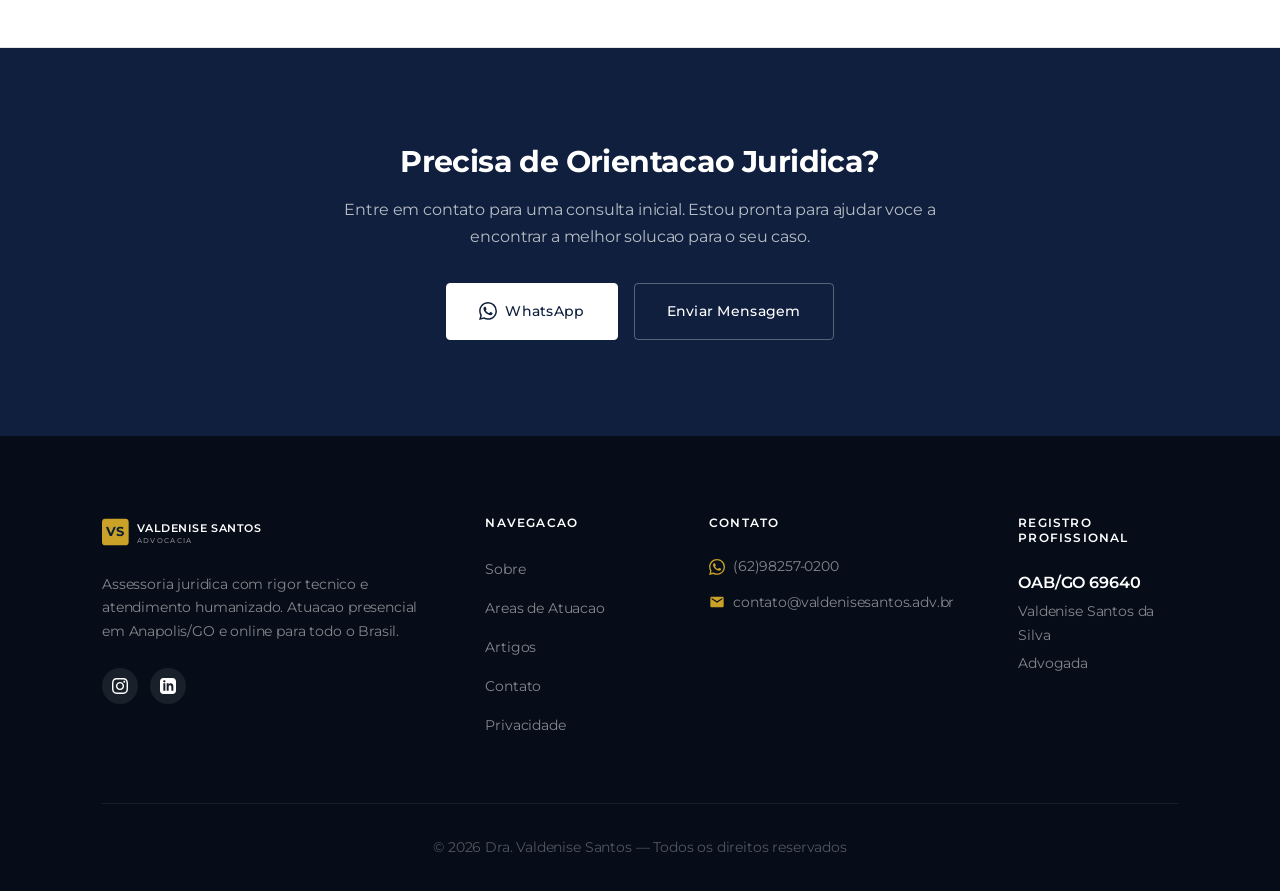
<file: areas.html>
<!DOCTYPE html>
<html lang="pt-BR">
<head>
  <meta charset="UTF-8">
  <meta name="viewport" content="width=device-width, initial-scale=1.0">

  <!-- SEO -->
  <title>Areas de Atuacao | Dra. Valdenise Santos &mdash; Advocacia Especializada</title>
  <meta name="description" content="Conheca as areas de atuacao da Dra. Valdenise Santos: Direito de Familia, Civil, Consumidor, Trabalhista, Previdenciario e Imobiliario. Atendimento em todo o Brasil.">
  <meta name="keywords" content="areas de atuacao, direito de familia, direito civil, direito do consumidor, direito trabalhista, direito previdenciario, direito imobiliario, advogada online">
  <meta name="author" content="Valdenise Santos da Silva">
  <meta name="robots" content="index, follow">

  <!-- Open Graph -->
  <meta property="og:title" content="Areas de Atuacao | Dra. Valdenise Santos Advocacia">
  <meta property="og:description" content="Direito de Familia, Civil, Consumidor, Trabalhista, Previdenciario e Imobiliario. Atendimento especializado em todo o Brasil.">
  <meta property="og:image" content="https://valdenisesantos.adv.br/assets/og-image.jpg">
  <meta property="og:url" content="https://valdenisesantos.adv.br/areas.html">
  <meta property="og:type" content="website">
  <meta property="og:locale" content="pt_BR">

  <!-- Twitter -->
  <meta name="twitter:card" content="summary_large_image">

  <!-- Favicon -->
  <link rel="icon" href="favicon.svg" type="image/svg+xml">
  <link rel="apple-touch-icon" href="assets/icon-192.png">

  <!-- PWA -->
  <link rel="manifest" href="manifest.json">
  <meta name="theme-color" content="#0c1d36">

  <!-- Fonts -->
  <link rel="preconnect" href="https://fonts.googleapis.com">
  <link rel="preconnect" href="https://fonts.gstatic.com" crossorigin>
  <link href="https://fonts.googleapis.com/css2?family=Montserrat:wght@400;500;600;700&display=swap" rel="stylesheet">

  <!-- CSS -->
  <link rel="stylesheet" href="styles.css?v=6.7.0">
</head>
<body>
  <!-- Header -->
  <header class="header" id="header">
    <div class="container header__inner">
      <a href="index.html" class="header__logo">
        <svg viewBox="0 0 260 48" fill="none" xmlns="http://www.w3.org/2000/svg">
          <rect x="0" y="4" width="40" height="40" rx="5" fill="#c9a227"/>
          <text x="20" y="30" font-family="Montserrat, sans-serif" font-size="20" font-weight="700" fill="#0c1d36" text-anchor="middle">VS</text>
          <text x="52" y="24" font-family="Montserrat, sans-serif" font-size="16" font-weight="600" fill="#ffffff" letter-spacing="0.05em">VALDENISE SANTOS</text>
          <text x="52" y="40" font-family="Montserrat, sans-serif" font-size="10" font-weight="500" fill="rgba(255,255,255,0.5)" letter-spacing="0.2em">ADVOCACIA</text>
        </svg>
      </a>

      <nav class="header__nav" id="nav">
        <ul class="nav__list">
          <li><a href="sobre.html">Sobre</a></li>
          <li><a href="areas.html" class="active">Areas de Atuacao</a></li>
          <li><a href="artigos.html">Artigos</a></li>
          <li><a href="contato.html" class="btn btn--primary btn--sm">Contato</a></li>
        </ul>
      </nav>

      <button class="header__toggle" id="menu-toggle" aria-label="Abrir menu" aria-expanded="false">
        <span></span>
        <span></span>
        <span></span>
      </button>
    </div>
  </header>

  <main>
    <!-- Page Hero -->
    <section class="page-hero">
      <div class="container">
        <span class="section__label">Nosso Expertise</span>
        <h1 class="page-hero__title">Areas de Atuacao</h1>
        <p class="page-hero__subtitle">Atuacao estrategica e personalizada nas principais disciplinas do Direito, com foco em solucoes eficientes e resultados concretos para cada cliente.</p>
        <p class="page-hero__breadcrumb"><a href="/">Inicio</a> &rsaquo; Areas de Atuacao</p>
      </div>
    </section>

    <!-- Direito de Familia -->
    <section class="area-detail" id="familia">
      <div class="container">
        <div class="area-detail__inner">
          <div>
            <div class="area-detail__icon">
              <svg viewBox="0 0 24 24" fill="none" stroke="currentColor" stroke-width="1.5"><path d="M3 12l2-2m0 0l7-7 7 7M5 10v10a1 1 0 001 1h3m10-11l2 2m-2-2v10a1 1 0 01-1 1h-3m-6 0a1 1 0 001-1v-4a1 1 0 011-1h2a1 1 0 011 1v4a1 1 0 001 1m-6 0h6"/></svg>
            </div>
            <h2 class="area-detail__title">Direito de Familia</h2>
            <p class="area-detail__text">As relacoes familiares estao entre os vinculos mais significativos da vida. Quando surgem conflitos &mdash; seja em processos de divorcio, disputas de guarda ou questoes sucessorias &mdash; a atuacao juridica precisa ir alem da tecnica: exige empatia, sensibilidade e uma visao estrategica que proteja os interesses de todos os envolvidos.</p>
            <p class="area-detail__text">Atuo com prioridade na resolucao consensual, buscando acordos que preservem os lacos familiares sempre que possivel. Quando a via judicial se faz necessaria, defendo os direitos dos meus clientes com firmeza, fundamentacao solida e acompanhamento dedicado em cada fase do processo.</p>
            <p class="area-detail__text">Da orientacao inicial ao encerramento do caso, cada familia recebe uma abordagem individualizada, com total transparencia sobre estrategias, prazos e possibilidades.</p>
            <a href="contato.html" class="btn btn--primary">Agendar Consulta</a>
          </div>
          <div class="area-detail__services">
            <h4>Servicos Nesta Area</h4>
            <ul>
              <li>Divorcio consensual e litigioso</li>
              <li>Guarda compartilhada e unilateral de filhos</li>
              <li>Pensao alimenticia (fixacao, revisao e exoneracao)</li>
              <li>Inventario e partilha de bens</li>
              <li>Reconhecimento e dissolucao de uniao estavel</li>
              <li>Regulamentacao de visitas e convivencia familiar</li>
            </ul>
          </div>
        </div>
      </div>
    </section>

    <!-- Direito Civil -->
    <section class="area-detail" id="civil">
      <div class="container">
        <div class="area-detail__inner">
          <div>
            <div class="area-detail__icon">
              <svg viewBox="0 0 24 24" fill="none" stroke="currentColor" stroke-width="1.5"><path d="M9 12h6m-6 4h6m2 5H7a2 2 0 01-2-2V5a2 2 0 012-2h5.586a1 1 0 01.707.293l5.414 5.414a1 1 0 01.293.707V19a2 2 0 01-2 2z"/></svg>
            </div>
            <h2 class="area-detail__title">Direito Civil</h2>
            <p class="area-detail__text">O Direito Civil rege as relacoes patrimoniais e obrigacionais do cotidiano &mdash; contratos, responsabilidade civil, cobrancas e indenizacoes. Uma assessoria juridica qualificada nessa area e essencial para prevenir conflitos e garantir seguranca em cada transacao.</p>
            <p class="area-detail__text">Ofereco assessoria completa em questoes civeis, auxiliando na elaboracao e revisao de contratos, na cobranca de dividas, e na busca por indenizacoes quando seus direitos sao violados. Meu objetivo e garantir seguranca juridica em todas as suas relacoes.</p>
            <p class="area-detail__text">Trabalho tanto na esfera extrajudicial, buscando solucoes negociadas que economizem tempo e recursos, quanto na esfera judicial, quando a via contenciosa se faz necessaria para a defesa dos seus interesses.</p>
            <a href="contato.html" class="btn btn--primary">Agendar Consulta</a>
          </div>
          <div class="area-detail__services">
            <h4>Servicos Nesta Area</h4>
            <ul>
              <li>Elaboracao e revisao de contratos</li>
              <li>Cobrancas judiciais e extrajudiciais</li>
              <li>Acoes de indenizacao por danos morais e materiais</li>
              <li>Responsabilidade civil e reparacao de danos</li>
              <li>Acoes de obrigacao de fazer e nao fazer</li>
              <li>Execucao de titulos extrajudiciais</li>
            </ul>
          </div>
        </div>
      </div>
    </section>

    <!-- Direito do Consumidor -->
    <section class="area-detail" id="consumidor">
      <div class="container">
        <div class="area-detail__inner">
          <div>
            <div class="area-detail__icon">
              <svg viewBox="0 0 24 24" fill="none" stroke="currentColor" stroke-width="1.5"><path d="M16 11V7a4 4 0 00-8 0v4M5 9h14l1 12H4L5 9z"/></svg>
            </div>
            <h2 class="area-detail__title">Direito do Consumidor</h2>
            <p class="area-detail__text">O Codigo de Defesa do Consumidor e um dos pilares da protecao ao cidadao brasileiro. Apesar de sua robustez, praticas abusivas por parte de empresas ainda sao recorrentes &mdash; de cobrancas indevidas a negativacoes injustas, de propaganda enganosa a produtos defeituosos.</p>
            <p class="area-detail__text">Atuo na defesa dos consumidores contra praticas abusivas, cobrancos indevidas, produtos e servicos defeituosos, e propaganda enganosa. Busco nao apenas a reparacao dos danos sofridos, mas tambem a prevencao de novas violacoes.</p>
            <p class="area-detail__text">Seja uma cobranca indevida no cartao de credito, um produto que nao corresponde ao anunciado, ou um servico prestado de forma inadequada, voce tem direitos que precisam ser respeitados. Estou aqui para garanti-los.</p>
            <a href="contato.html" class="btn btn--primary">Agendar Consulta</a>
          </div>
          <div class="area-detail__services">
            <h4>Servicos Nesta Area</h4>
            <ul>
              <li>Defesa contra praticas comerciais abusivas</li>
              <li>Acoes por produtos e servicos defeituosos</li>
              <li>Contestacao de cobrancas indevidas</li>
              <li>Negativacao indevida e limpeza de nome</li>
              <li>Acoes contra bancos e operadoras</li>
              <li>Reparacao por propaganda enganosa</li>
            </ul>
          </div>
        </div>
      </div>
    </section>

    <!-- Direito Trabalhista -->
    <section class="area-detail" id="trabalhista">
      <div class="container">
        <div class="area-detail__inner">
          <div>
            <div class="area-detail__icon">
              <svg viewBox="0 0 24 24" fill="none" stroke="currentColor" stroke-width="1.5"><path d="M21 13.255A23.931 23.931 0 0112 15c-3.183 0-6.22-.62-9-1.745M16 6V4a2 2 0 00-2-2h-4a2 2 0 00-2 2v2m4 6h.01M5 20h14a2 2 0 002-2V8a2 2 0 00-2-2H5a2 2 0 00-2 2v10a2 2 0 002 2z"/></svg>
            </div>
            <h2 class="area-detail__title">Direito Trabalhista</h2>
            <p class="area-detail__text">A relacao de trabalho envolve um desequilibrio natural de poder, e a legislacao trabalhista existe para proteger quem se encontra em posicao mais vulneravel. Rescisoes irregulares, verbas nao pagas, assedio moral e irregularidades no FGTS sao situacoes que exigem orientacao juridica especializada.</p>
            <p class="area-detail__text">Ofereco assessoria juridica completa para trabalhadores que tiveram seus direitos violados. Analiso cada caso de forma minuciosa, identificando todas as verbas e direitos que podem ser reivindicados, garantindo que nenhum centavo seja deixado para tras.</p>
            <p class="area-detail__text">Alem da atuacao contenciosa, tambem oriento trabalhadores sobre seus direitos durante a vigencia do contrato de trabalho, ajudando a prevenir situacoes de abuso e garantir um ambiente de trabalho digno e respeitoso.</p>
            <a href="contato.html" class="btn btn--primary">Agendar Consulta</a>
          </div>
          <div class="area-detail__services">
            <h4>Servicos Nesta Area</h4>
            <ul>
              <li>Rescisoes contratuais e calculo de verbas rescisorias</li>
              <li>Cobranca de verbas trabalhistas nao pagas</li>
              <li>Assedio moral e sexual no trabalho</li>
              <li>Irregularidades no FGTS e INSS</li>
              <li>Reconhecimento de vinculo empregaticio</li>
              <li>Adicional de insalubridade e periculosidade</li>
            </ul>
          </div>
        </div>
      </div>
    </section>

    <!-- Direito Previdenciario -->
    <section class="area-detail" id="previdenciario">
      <div class="container">
        <div class="area-detail__inner">
          <div>
            <div class="area-detail__icon">
              <svg viewBox="0 0 24 24" fill="none" stroke="currentColor" stroke-width="1.5"><path d="M9 12l2 2 4-4m5.618-4.016A11.955 11.955 0 0112 2.944a11.955 11.955 0 01-8.618 3.04A12.02 12.02 0 003 9c0 5.591 3.824 10.29 9 11.622 5.176-1.332 9-6.03 9-11.622 0-1.042-.133-2.052-.382-3.016z"/></svg>
            </div>
            <h2 class="area-detail__title">Direito Previdenciario</h2>
            <p class="area-detail__text">O sistema previdenciario brasileiro e complexo e frequentemente dificulta o acesso do cidadao aos beneficios a que tem direito. Da aposentadoria ao auxilio-doenca, do BPC/LOAS a pensao por morte &mdash; cada requerimento exige conhecimento tecnico aprofundado e estrategia bem definida.</p>
            <p class="area-detail__text">Auxilio meus clientes em todas as etapas do processo previdenciario, desde o requerimento administrativo ate a acao judicial, quando necessario. Analiso o historico contributivo, identifico a melhor estrategia e luto pelo reconhecimento dos seus direitos.</p>
            <p class="area-detail__text">Seja para obter a aposentadoria merecida, solicitar um auxilio-doenca negado ou garantir o BPC/LOAS para quem precisa, estou preparada para conduzir o seu caso com o cuidado e a competencia que ele merece.</p>
            <a href="contato.html" class="btn btn--primary">Agendar Consulta</a>
          </div>
          <div class="area-detail__services">
            <h4>Servicos Nesta Area</h4>
            <ul>
              <li>Aposentadoria por idade, tempo de contribuicao e especial</li>
              <li>Auxilio-doenca e aposentadoria por invalidez</li>
              <li>Beneficio de Prestacao Continuada (BPC/LOAS)</li>
              <li>Revisao de beneficios previdenciarios</li>
              <li>Pensao por morte e auxilio-reclusao</li>
              <li>Planejamento previdenciario</li>
            </ul>
          </div>
        </div>
      </div>
    </section>

    <!-- Direito Imobiliario -->
    <section class="area-detail" id="imobiliario">
      <div class="container">
        <div class="area-detail__inner">
          <div>
            <div class="area-detail__icon">
              <svg viewBox="0 0 24 24" fill="none" stroke="currentColor" stroke-width="1.5"><path d="M19 21V5a2 2 0 00-2-2H7a2 2 0 00-2 2v16m14 0h2m-2 0h-5m-9 0H3m2 0h5M9 7h1m-1 4h1m4-4h1m-1 4h1m-5 10v-5a1 1 0 011-1h2a1 1 0 011 1v5m-4 0h4"/></svg>
            </div>
            <h2 class="area-detail__title">Direito Imobiliario</h2>
            <p class="area-detail__text">Transacoes imobiliarias representam decisoes patrimoniais de grande impacto. Garantir a seguranca juridica na compra, venda, locacao ou regularizacao de imoveis e fundamental para evitar litigios futuros e proteger seu patrimonio.</p>
            <p class="area-detail__text">Ofereco assessoria completa em todas as etapas de transacoes imobiliarias, desde a analise de documentacao e contratos ate a regularizacao de imoveis e acoes de usucapiao. Meu objetivo e garantir que cada negociacao seja conduzida com total seguranca.</p>
            <p class="area-detail__text">Tambem atuo em conflitos envolvendo locacao, auxiliando tanto locadores quanto locatarios a compreenderem seus direitos e obrigacoes, sempre buscando solucoes justas e equilibradas para ambas as partes.</p>
            <a href="contato.html" class="btn btn--primary">Agendar Consulta</a>
          </div>
          <div class="area-detail__services">
            <h4>Servicos Nesta Area</h4>
            <ul>
              <li>Assessoria em compra e venda de imoveis</li>
              <li>Contratos de locacao e acoes de despejo</li>
              <li>Usucapiao judicial e extrajudicial</li>
              <li>Regularizacao de imoveis e documentacao</li>
              <li>Acoes possessorias e reivindicatorias</li>
              <li>Revisao de contratos imobiliarios</li>
            </ul>
          </div>
        </div>
      </div>
    </section>

    <!-- CTA -->
    <section class="section cta">
      <div class="container">
        <div class="cta__content">
          <h2 class="cta__title">Precisa de Orientacao Juridica?</h2>
          <p class="cta__text">Entre em contato para uma consulta inicial. Estou pronta para ajudar voce a encontrar a melhor solucao para o seu caso.</p>
          <div class="cta__buttons">
            <a href="https://wa.me/5562982570200?text=Ola,%20gostaria%20de%20agendar%20uma%20consulta" class="btn btn--white" target="_blank" rel="noopener">
              <svg class="btn__icon" viewBox="0 0 24 24" fill="currentColor"><path d="M17.472 14.382c-.297-.149-1.758-.867-2.03-.967-.273-.099-.471-.148-.67.15-.197.297-.767.966-.94 1.164-.173.199-.347.223-.644.075-.297-.15-1.255-.463-2.39-1.475-.883-.788-1.48-1.761-1.653-2.059-.173-.297-.018-.458.13-.606.134-.133.298-.347.446-.52.149-.174.198-.298.298-.497.099-.198.05-.371-.025-.52-.075-.149-.669-1.612-.916-2.207-.242-.579-.487-.5-.669-.51-.173-.008-.371-.01-.57-.01-.198 0-.52.074-.792.372-.272.297-1.04 1.016-1.04 2.479 0 1.462 1.065 2.875 1.213 3.074.149.198 2.096 3.2 5.077 4.487.709.306 1.262.489 1.694.625.712.227 1.36.195 1.871.118.571-.085 1.758-.719 2.006-1.413.248-.694.248-1.289.173-1.413-.074-.124-.272-.198-.57-.347m-5.421 7.403h-.004a9.87 9.87 0 01-5.031-1.378l-.361-.214-3.741.982.998-3.648-.235-.374a9.86 9.86 0 01-1.51-5.26c.001-5.45 4.436-9.884 9.888-9.884 2.64 0 5.122 1.03 6.988 2.898a9.825 9.825 0 012.893 6.994c-.003 5.45-4.437 9.884-9.885 9.884m8.413-18.297A11.815 11.815 0 0012.05 0C5.495 0 .16 5.335.157 11.892c0 2.096.547 4.142 1.588 5.945L.057 24l6.305-1.654a11.882 11.882 0 005.683 1.448h.005c6.554 0 11.89-5.335 11.893-11.893a11.821 11.821 0 00-3.48-8.413z"/></svg>
              WhatsApp
            </a>
            <a href="contato.html" class="btn btn--outline-white">Enviar Mensagem</a>
          </div>
        </div>
      </div>
    </section>
  </main>

  <!-- Footer -->
  <footer class="footer">
    <div class="container">
      <div class="footer__grid">
        <div class="footer__brand">
          <svg class="footer__logo" viewBox="0 0 260 48" fill="none" xmlns="http://www.w3.org/2000/svg">
          <rect x="0" y="4" width="40" height="40" rx="5" fill="#c9a227"/>
          <text x="20" y="30" font-family="Montserrat, sans-serif" font-size="20" font-weight="700" fill="#0c1d36" text-anchor="middle">VS</text>
          <text x="52" y="24" font-family="Montserrat, sans-serif" font-size="16" font-weight="600" fill="#ffffff" letter-spacing="0.05em">VALDENISE SANTOS</text>
          <text x="52" y="40" font-family="Montserrat, sans-serif" font-size="10" font-weight="500" fill="rgba(255,255,255,0.5)" letter-spacing="0.2em">ADVOCACIA</text>
        </svg>
          <p>Assessoria juridica com rigor tecnico e atendimento humanizado. Atuacao presencial em Anapolis/GO e online para todo o Brasil.</p>
          <div class="footer__social">
            <a href="https://instagram.com/valdenisesantos.adv" target="_blank" rel="noopener" aria-label="Instagram">
              <svg viewBox="0 0 24 24" fill="currentColor"><path d="M12 2.163c3.204 0 3.584.012 4.85.07 3.252.148 4.771 1.691 4.919 4.919.058 1.265.069 1.645.069 4.849 0 3.205-.012 3.584-.069 4.849-.149 3.225-1.664 4.771-4.919 4.919-1.266.058-1.644.07-4.85.07-3.204 0-3.584-.012-4.849-.07-3.26-.149-4.771-1.699-4.919-4.92-.058-1.265-.07-1.644-.07-4.849 0-3.204.013-3.583.07-4.849.149-3.227 1.664-4.771 4.919-4.919 1.266-.057 1.645-.069 4.849-.069zm0-2.163c-3.259 0-3.667.014-4.947.072-4.358.2-6.78 2.618-6.98 6.98-.059 1.281-.073 1.689-.073 4.948 0 3.259.014 3.668.072 4.948.2 4.358 2.618 6.78 6.98 6.98 1.281.058 1.689.072 4.948.072 3.259 0 3.668-.014 4.948-.072 4.354-.2 6.782-2.618 6.979-6.98.059-1.28.073-1.689.073-4.948 0-3.259-.014-3.667-.072-4.947-.196-4.354-2.617-6.78-6.979-6.98-1.281-.059-1.69-.073-4.949-.073zm0 5.838c-3.403 0-6.162 2.759-6.162 6.162s2.759 6.163 6.162 6.163 6.162-2.759 6.162-6.163c0-3.403-2.759-6.162-6.162-6.162zm0 10.162c-2.209 0-4-1.79-4-4 0-2.209 1.791-4 4-4s4 1.791 4 4c0 2.21-1.791 4-4 4zm6.406-11.845c-.796 0-1.441.645-1.441 1.44s.645 1.44 1.441 1.44c.795 0 1.439-.645 1.439-1.44s-.644-1.44-1.439-1.44z"/></svg>
            </a>
            <a href="https://linkedin.com/in/valdenise-santos-a6aa6a243" target="_blank" rel="noopener" aria-label="LinkedIn">
              <svg viewBox="0 0 24 24" fill="currentColor"><path d="M19 0h-14c-2.761 0-5 2.239-5 5v14c0 2.761 2.239 5 5 5h14c2.762 0 5-2.239 5-5v-14c0-2.761-2.238-5-5-5zm-11 19h-3v-11h3v11zm-1.5-12.268c-.966 0-1.75-.79-1.75-1.764s.784-1.764 1.75-1.764 1.75.79 1.75 1.764-.783 1.764-1.75 1.764zm13.5 12.268h-3v-5.604c0-3.368-4-3.113-4 0v5.604h-3v-11h3v1.765c1.396-2.586 7-2.777 7 2.476v6.759z"/></svg>
            </a>
          </div>
        </div>

        <div class="footer__links">
          <h4>Navegacao</h4>
          <ul>
            <li><a href="sobre.html">Sobre</a></li>
            <li><a href="areas.html">Areas de Atuacao</a></li>
            <li><a href="artigos.html">Artigos</a></li>
            <li><a href="contato.html">Contato</a></li>
            <li><a href="privacidade.html">Privacidade</a></li>
          </ul>
        </div>

        <div class="footer__contact">
          <h4>Contato</h4>
          <ul>
            <li>
              <svg viewBox="0 0 24 24" fill="currentColor"><path d="M17.472 14.382c-.297-.149-1.758-.867-2.03-.967-.273-.099-.471-.148-.67.15-.197.297-.767.966-.94 1.164-.173.199-.347.223-.644.075-.297-.15-1.255-.463-2.39-1.475-.883-.788-1.48-1.761-1.653-2.059-.173-.297-.018-.458.13-.606.134-.133.298-.347.446-.52.149-.174.198-.298.298-.497.099-.198.05-.371-.025-.52-.075-.149-.669-1.612-.916-2.207-.242-.579-.487-.5-.669-.51-.173-.008-.371-.01-.57-.01-.198 0-.52.074-.792.372-.272.297-1.04 1.016-1.04 2.479 0 1.462 1.065 2.875 1.213 3.074.149.198 2.096 3.2 5.077 4.487.709.306 1.262.489 1.694.625.712.227 1.36.195 1.871.118.571-.085 1.758-.719 2.006-1.413.248-.694.248-1.289.173-1.413-.074-.124-.272-.198-.57-.347m-5.421 7.403h-.004a9.87 9.87 0 01-5.031-1.378l-.361-.214-3.741.982.998-3.648-.235-.374a9.86 9.86 0 01-1.51-5.26c.001-5.45 4.436-9.884 9.888-9.884 2.64 0 5.122 1.03 6.988 2.898a9.825 9.825 0 012.893 6.994c-.003 5.45-4.437 9.884-9.885 9.884m8.413-18.297A11.815 11.815 0 0012.05 0C5.495 0 .16 5.335.157 11.892c0 2.096.547 4.142 1.588 5.945L.057 24l6.305-1.654a11.882 11.882 0 005.683 1.448h.005c6.554 0 11.89-5.335 11.893-11.893a11.821 11.821 0 00-3.48-8.413z"/></svg>
              <a href="https://wa.me/5562982570200" target="_blank" rel="noopener">(62)98257-0200</a>
            </li>
            <li>
              <svg viewBox="0 0 24 24" fill="currentColor"><path d="M20 4H4c-1.1 0-1.99.9-1.99 2L2 18c0 1.1.9 2 2 2h16c1.1 0 2-.9 2-2V6c0-1.1-.9-2-2-2zm0 4l-8 5-8-5V6l8 5 8-5v2z"/></svg>
              <a href="mailto:contato@valdenisesantos.adv.br">contato@valdenisesantos.adv.br</a>
            </li>
          </ul>
        </div>

        <div class="footer__oab">
          <h4>Registro Profissional</h4>
          <p><strong>OAB/GO 69640</strong></p>
          <p>Valdenise Santos da Silva</p>
          <p>Advogada</p>
        </div>
      </div>

      <div class="footer__bottom">
        <p>&copy; 2026 Dra. Valdenise Santos &mdash; Todos os direitos reservados</p>
      </div>
    </div>
  </footer>

  <!-- WhatsApp Float -->
  <a href="https://wa.me/5562982570200?text=Ola,%20gostaria%20de%20agendar%20uma%20consulta" class="whatsapp-float" target="_blank" rel="noopener" aria-label="Contato via WhatsApp">
    <svg viewBox="0 0 24 24" fill="currentColor"><path d="M17.472 14.382c-.297-.149-1.758-.867-2.03-.967-.273-.099-.471-.148-.67.15-.197.297-.767.966-.94 1.164-.173.199-.347.223-.644.075-.297-.15-1.255-.463-2.39-1.475-.883-.788-1.48-1.761-1.653-2.059-.173-.297-.018-.458.13-.606.134-.133.298-.347.446-.52.149-.174.198-.298.298-.497.099-.198.05-.371-.025-.52-.075-.149-.669-1.612-.916-2.207-.242-.579-.487-.5-.669-.51-.173-.008-.371-.01-.57-.01-.198 0-.52.074-.792.372-.272.297-1.04 1.016-1.04 2.479 0 1.462 1.065 2.875 1.213 3.074.149.198 2.096 3.2 5.077 4.487.709.306 1.262.489 1.694.625.712.227 1.36.195 1.871.118.571-.085 1.758-.719 2.006-1.413.248-.694.248-1.289.173-1.413-.074-.124-.272-.198-.57-.347m-5.421 7.403h-.004a9.87 9.87 0 01-5.031-1.378l-.361-.214-3.741.982.998-3.648-.235-.374a9.86 9.86 0 01-1.51-5.26c.001-5.45 4.436-9.884 9.888-9.884 2.64 0 5.122 1.03 6.988 2.898a9.825 9.825 0 012.893 6.994c-.003 5.45-4.437 9.884-9.885 9.884m8.413-18.297A11.815 11.815 0 0012.05 0C5.495 0 .16 5.335.157 11.892c0 2.096.547 4.142 1.588 5.945L.057 24l6.305-1.654a11.882 11.882 0 005.683 1.448h.005c6.554 0 11.89-5.335 11.893-11.893a11.821 11.821 0 00-3.48-8.413z"/></svg>
  </a>

  <script src="script.js?v=1.0.0"></script>
</body>
</html>
</file>
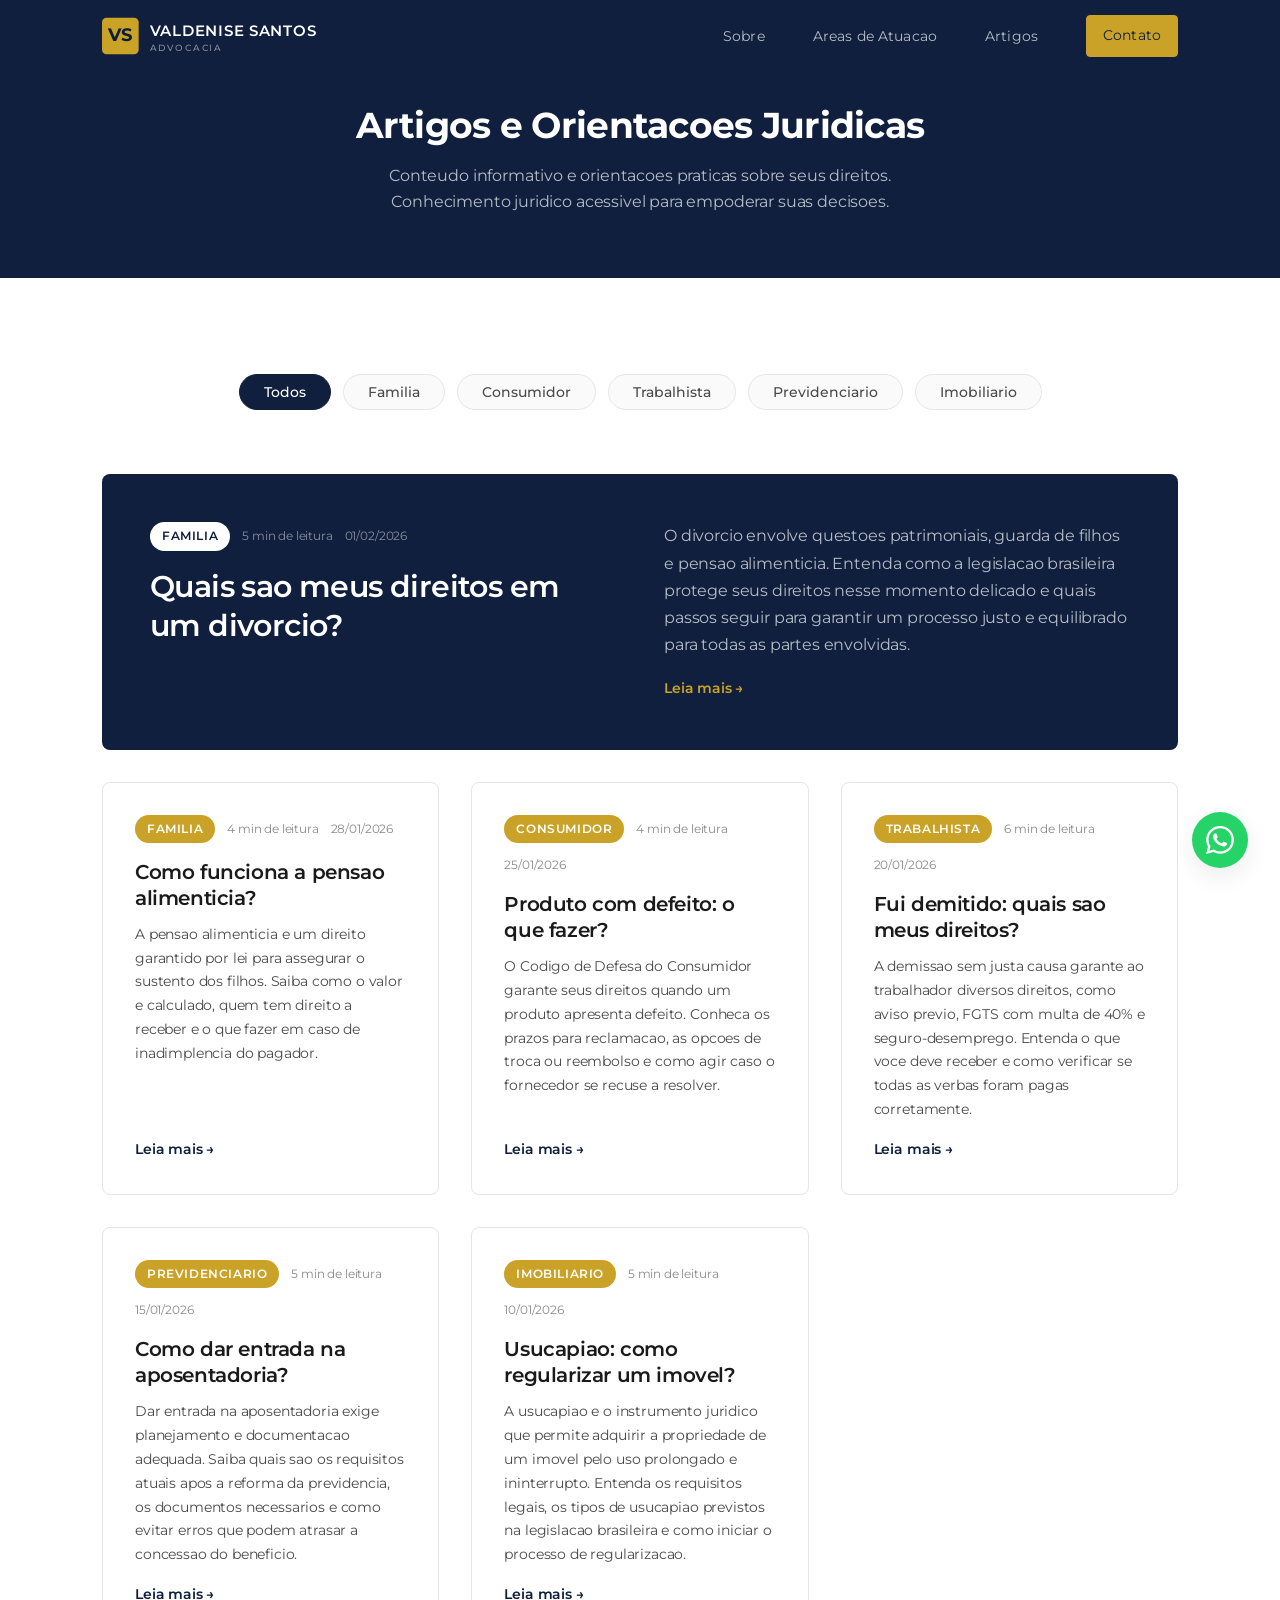
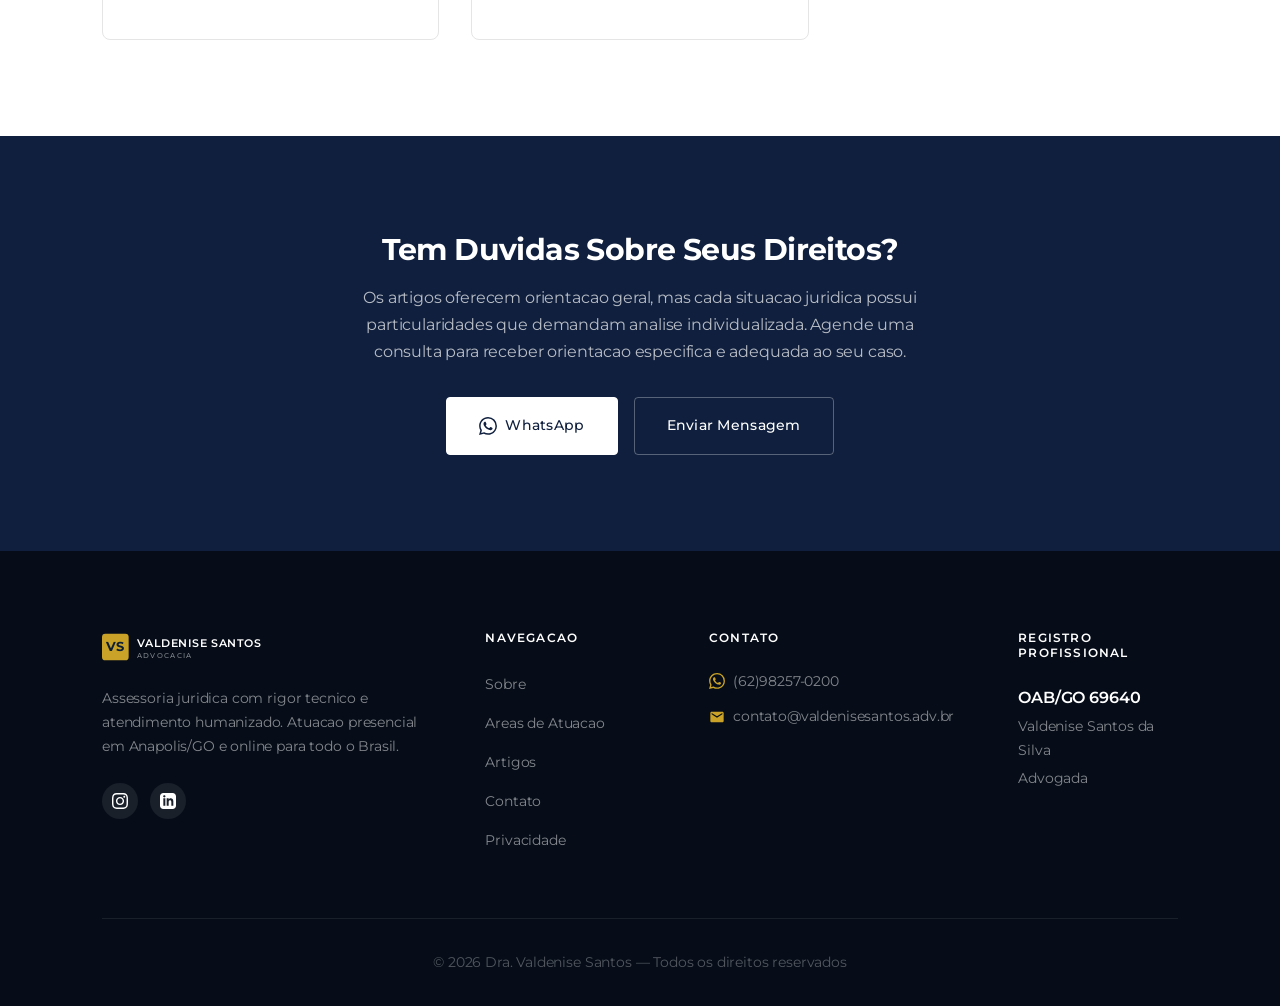
<file: artigos.html>
<!DOCTYPE html>
<html lang="pt-BR">
<head>
  <meta charset="UTF-8">
  <meta name="viewport" content="width=device-width, initial-scale=1.0">

  <!-- SEO -->
  <title>Artigos e Orientacoes Juridicas | Dra. Valdenise Santos Advocacia</title>
  <meta name="description" content="Artigos e orientacoes juridicas da Dra. Valdenise Santos, OAB/GO 69640. Conteudo informativo sobre Direito de Familia, Consumidor, Trabalhista e Previdenciario.">
  <meta name="keywords" content="artigos juridicos, orientacao juridica, direito de familia, direito do consumidor, direito trabalhista, direito previdenciario, blog advogada">
  <meta name="author" content="Valdenise Santos da Silva">
  <meta name="robots" content="index, follow">

  <!-- Open Graph -->
  <meta property="og:title" content="Artigos e Orientacoes Juridicas | Dra. Valdenise Santos">
  <meta property="og:description" content="Conteudo informativo sobre seus direitos. Artigos sobre Familia, Consumidor, Trabalhista e Previdenciario.">
  <meta property="og:image" content="https://valdenisesantos.adv.br/assets/og-image.jpg">
  <meta property="og:url" content="https://valdenisesantos.adv.br/artigos.html">
  <meta property="og:type" content="website">
  <meta property="og:locale" content="pt_BR">

  <!-- Twitter -->
  <meta name="twitter:card" content="summary_large_image">

  <!-- Favicon -->
  <link rel="icon" href="favicon.svg" type="image/svg+xml">
  <link rel="apple-touch-icon" href="assets/icon-192.png">

  <!-- PWA -->
  <link rel="manifest" href="manifest.json">
  <meta name="theme-color" content="#0c1d36">

  <!-- Fonts -->
  <link rel="preconnect" href="https://fonts.googleapis.com">
  <link rel="preconnect" href="https://fonts.gstatic.com" crossorigin>
  <link href="https://fonts.googleapis.com/css2?family=Montserrat:wght@400;500;600;700&display=swap" rel="stylesheet">

  <!-- CSS -->
  <link rel="stylesheet" href="styles.css?v=6.7.0">
</head>
<body>
  <!-- Header -->
  <header class="header" id="header">
    <div class="container header__inner">
      <a href="index.html" class="header__logo">
        <svg viewBox="0 0 260 48" fill="none" xmlns="http://www.w3.org/2000/svg">
          <rect x="0" y="4" width="40" height="40" rx="5" fill="#c9a227"/>
          <text x="20" y="30" font-family="Montserrat, sans-serif" font-size="20" font-weight="700" fill="#0c1d36" text-anchor="middle">VS</text>
          <text x="52" y="24" font-family="Montserrat, sans-serif" font-size="16" font-weight="600" fill="#ffffff" letter-spacing="0.05em">VALDENISE SANTOS</text>
          <text x="52" y="40" font-family="Montserrat, sans-serif" font-size="10" font-weight="500" fill="rgba(255,255,255,0.5)" letter-spacing="0.2em">ADVOCACIA</text>
        </svg>
      </a>

      <nav class="header__nav" id="nav">
        <ul class="nav__list">
          <li><a href="sobre.html">Sobre</a></li>
          <li><a href="areas.html">Areas de Atuacao</a></li>
          <li><a href="artigos.html" class="active">Artigos</a></li>
          <li><a href="contato.html" class="btn btn--primary btn--sm">Contato</a></li>
        </ul>
      </nav>

      <button class="header__toggle" id="menu-toggle" aria-label="Abrir menu" aria-expanded="false">
        <span></span>
        <span></span>
        <span></span>
      </button>
    </div>
  </header>

  <main>
    <!-- Page Hero -->
    <section class="page-hero">
      <div class="container">
        <h1 class="page-hero__title">Artigos e Orientacoes Juridicas</h1>
        <p class="page-hero__subtitle">Conteudo informativo e orientacoes praticas sobre seus direitos. Conhecimento juridico acessivel para empoderar suas decisoes.</p>
      </div>
    </section>

    <!-- Filtros -->
    <section class="section artigos">
      <div class="container">
        <div class="artigos__filters">
          <button class="filter-btn active" data-filter="todos">Todos</button>
          <button class="filter-btn" data-filter="familia">Familia</button>
          <button class="filter-btn" data-filter="consumidor">Consumidor</button>
          <button class="filter-btn" data-filter="trabalhista">Trabalhista</button>
          <button class="filter-btn" data-filter="previdenciario">Previdenciario</button>
          <button class="filter-btn" data-filter="imobiliario">Imobiliario</button>
        </div>

        <!-- Grid de Artigos -->
        <div class="artigos__grid">

          <!-- Artigo Destaque -->
          <article class="artigo-card artigo-card--featured" data-category="familia">
            <div>
              <div class="artigo-card__meta">
                <span class="artigo-card__category">Familia</span>
                <span class="artigo-card__read-time">5 min de leitura</span>
                <time class="artigo-card__date" datetime="2026-02-01">01/02/2026</time>
              </div>
              <h2 class="artigo-card__title">
                <a href="#">Quais sao meus direitos em um divorcio?</a>
              </h2>
            </div>
            <div>
              <p class="artigo-card__excerpt">O divorcio envolve questoes patrimoniais, guarda de filhos e pensao alimenticia. Entenda como a legislacao brasileira protege seus direitos nesse momento delicado e quais passos seguir para garantir um processo justo e equilibrado para todas as partes envolvidas.</p>
              <a href="#" class="artigo-card__link">Leia mais &rarr;</a>
            </div>
          </article>

          <!-- Artigo 2 -->
          <article class="artigo-card" data-category="familia">
            <div class="artigo-card__meta">
              <span class="artigo-card__category">Familia</span>
              <span class="artigo-card__read-time">4 min de leitura</span>
              <time class="artigo-card__date" datetime="2026-01-28">28/01/2026</time>
            </div>
            <h2 class="artigo-card__title">
              <a href="#">Como funciona a pensao alimenticia?</a>
            </h2>
            <p class="artigo-card__excerpt">A pensao alimenticia e um direito garantido por lei para assegurar o sustento dos filhos. Saiba como o valor e calculado, quem tem direito a receber e o que fazer em caso de inadimplencia do pagador.</p>
            <a href="#" class="artigo-card__link">Leia mais &rarr;</a>
          </article>

          <!-- Artigo 3 -->
          <article class="artigo-card" data-category="consumidor">
            <div class="artigo-card__meta">
              <span class="artigo-card__category">Consumidor</span>
              <span class="artigo-card__read-time">4 min de leitura</span>
              <time class="artigo-card__date" datetime="2026-01-25">25/01/2026</time>
            </div>
            <h2 class="artigo-card__title">
              <a href="#">Produto com defeito: o que fazer?</a>
            </h2>
            <p class="artigo-card__excerpt">O Codigo de Defesa do Consumidor garante seus direitos quando um produto apresenta defeito. Conheca os prazos para reclamacao, as opcoes de troca ou reembolso e como agir caso o fornecedor se recuse a resolver.</p>
            <a href="#" class="artigo-card__link">Leia mais &rarr;</a>
          </article>

          <!-- Artigo 4 -->
          <article class="artigo-card" data-category="trabalhista">
            <div class="artigo-card__meta">
              <span class="artigo-card__category">Trabalhista</span>
              <span class="artigo-card__read-time">6 min de leitura</span>
              <time class="artigo-card__date" datetime="2026-01-20">20/01/2026</time>
            </div>
            <h2 class="artigo-card__title">
              <a href="#">Fui demitido: quais sao meus direitos?</a>
            </h2>
            <p class="artigo-card__excerpt">A demissao sem justa causa garante ao trabalhador diversos direitos, como aviso previo, FGTS com multa de 40% e seguro-desemprego. Entenda o que voce deve receber e como verificar se todas as verbas foram pagas corretamente.</p>
            <a href="#" class="artigo-card__link">Leia mais &rarr;</a>
          </article>

          <!-- Artigo 5 -->
          <article class="artigo-card" data-category="previdenciario">
            <div class="artigo-card__meta">
              <span class="artigo-card__category">Previdenciario</span>
              <span class="artigo-card__read-time">5 min de leitura</span>
              <time class="artigo-card__date" datetime="2026-01-15">15/01/2026</time>
            </div>
            <h2 class="artigo-card__title">
              <a href="#">Como dar entrada na aposentadoria?</a>
            </h2>
            <p class="artigo-card__excerpt">Dar entrada na aposentadoria exige planejamento e documentacao adequada. Saiba quais sao os requisitos atuais apos a reforma da previdencia, os documentos necessarios e como evitar erros que podem atrasar a concessao do beneficio.</p>
            <a href="#" class="artigo-card__link">Leia mais &rarr;</a>
          </article>


          <!-- Artigo 6 -->
          <article class="artigo-card" data-category="imobiliario">
            <div class="artigo-card__meta">
              <span class="artigo-card__category">Imobiliario</span>
              <span class="artigo-card__read-time">5 min de leitura</span>
              <time class="artigo-card__date" datetime="2026-01-10">10/01/2026</time>
            </div>
            <h2 class="artigo-card__title">
              <a href="#">Usucapiao: como regularizar um imovel?</a>
            </h2>
            <p class="artigo-card__excerpt">A usucapiao e o instrumento juridico que permite adquirir a propriedade de um imovel pelo uso prolongado e ininterrupto. Entenda os requisitos legais, os tipos de usucapiao previstos na legislacao brasileira e como iniciar o processo de regularizacao.</p>
            <a href="#" class="artigo-card__link">Leia mais &rarr;</a>
          </article>

        </div>
      </div>
    </section>

    <!-- CTA -->
    <section class="section cta">
      <div class="container">
        <div class="cta__content">
          <h2 class="cta__title">Tem Duvidas Sobre Seus Direitos?</h2>
          <p class="cta__text">Os artigos oferecem orientacao geral, mas cada situacao juridica possui particularidades que demandam analise individualizada. Agende uma consulta para receber orientacao especifica e adequada ao seu caso.</p>
          <div class="cta__buttons">
            <a href="https://wa.me/5562982570200?text=Ola,%20gostaria%20de%20agendar%20uma%20consulta" class="btn btn--white" target="_blank" rel="noopener">
              <svg class="btn__icon" viewBox="0 0 24 24" fill="currentColor"><path d="M17.472 14.382c-.297-.149-1.758-.867-2.03-.967-.273-.099-.471-.148-.67.15-.197.297-.767.966-.94 1.164-.173.199-.347.223-.644.075-.297-.15-1.255-.463-2.39-1.475-.883-.788-1.48-1.761-1.653-2.059-.173-.297-.018-.458.13-.606.134-.133.298-.347.446-.52.149-.174.198-.298.298-.497.099-.198.05-.371-.025-.52-.075-.149-.669-1.612-.916-2.207-.242-.579-.487-.5-.669-.51-.173-.008-.371-.01-.57-.01-.198 0-.52.074-.792.372-.272.297-1.04 1.016-1.04 2.479 0 1.462 1.065 2.875 1.213 3.074.149.198 2.096 3.2 5.077 4.487.709.306 1.262.489 1.694.625.712.227 1.36.195 1.871.118.571-.085 1.758-.719 2.006-1.413.248-.694.248-1.289.173-1.413-.074-.124-.272-.198-.57-.347m-5.421 7.403h-.004a9.87 9.87 0 01-5.031-1.378l-.361-.214-3.741.982.998-3.648-.235-.374a9.86 9.86 0 01-1.51-5.26c.001-5.45 4.436-9.884 9.888-9.884 2.64 0 5.122 1.03 6.988 2.898a9.825 9.825 0 012.893 6.994c-.003 5.45-4.437 9.884-9.885 9.884m8.413-18.297A11.815 11.815 0 0012.05 0C5.495 0 .16 5.335.157 11.892c0 2.096.547 4.142 1.588 5.945L.057 24l6.305-1.654a11.882 11.882 0 005.683 1.448h.005c6.554 0 11.89-5.335 11.893-11.893a11.821 11.821 0 00-3.48-8.413z"/></svg>
              WhatsApp
            </a>
            <a href="contato.html" class="btn btn--outline-white">Enviar Mensagem</a>
          </div>
        </div>
      </div>
    </section>
  </main>

  <!-- Footer -->
  <footer class="footer">
    <div class="container">
      <div class="footer__grid">
        <div class="footer__brand">
          <svg class="footer__logo" viewBox="0 0 260 48" fill="none" xmlns="http://www.w3.org/2000/svg">
          <rect x="0" y="4" width="40" height="40" rx="5" fill="#c9a227"/>
          <text x="20" y="30" font-family="Montserrat, sans-serif" font-size="20" font-weight="700" fill="#0c1d36" text-anchor="middle">VS</text>
          <text x="52" y="24" font-family="Montserrat, sans-serif" font-size="16" font-weight="600" fill="#ffffff" letter-spacing="0.05em">VALDENISE SANTOS</text>
          <text x="52" y="40" font-family="Montserrat, sans-serif" font-size="10" font-weight="500" fill="rgba(255,255,255,0.5)" letter-spacing="0.2em">ADVOCACIA</text>
        </svg>
          <p>Assessoria juridica com rigor tecnico e atendimento humanizado. Atuacao presencial em Anapolis/GO e online para todo o Brasil.</p>
          <div class="footer__social">
            <a href="https://instagram.com/valdenisesantos.adv" target="_blank" rel="noopener" aria-label="Instagram">
              <svg viewBox="0 0 24 24" fill="currentColor"><path d="M12 2.163c3.204 0 3.584.012 4.85.07 3.252.148 4.771 1.691 4.919 4.919.058 1.265.069 1.645.069 4.849 0 3.205-.012 3.584-.069 4.849-.149 3.225-1.664 4.771-4.919 4.919-1.266.058-1.644.07-4.85.07-3.204 0-3.584-.012-4.849-.07-3.26-.149-4.771-1.699-4.919-4.92-.058-1.265-.07-1.644-.07-4.849 0-3.204.013-3.583.07-4.849.149-3.227 1.664-4.771 4.919-4.919 1.266-.057 1.645-.069 4.849-.069zm0-2.163c-3.259 0-3.667.014-4.947.072-4.358.2-6.78 2.618-6.98 6.98-.059 1.281-.073 1.689-.073 4.948 0 3.259.014 3.668.072 4.948.2 4.358 2.618 6.78 6.98 6.98 1.281.058 1.689.072 4.948.072 3.259 0 3.668-.014 4.948-.072 4.354-.2 6.782-2.618 6.979-6.98.059-1.28.073-1.689.073-4.948 0-3.259-.014-3.667-.072-4.947-.196-4.354-2.617-6.78-6.979-6.98-1.281-.059-1.69-.073-4.949-.073zm0 5.838c-3.403 0-6.162 2.759-6.162 6.162s2.759 6.163 6.162 6.163 6.162-2.759 6.162-6.163c0-3.403-2.759-6.162-6.162-6.162zm0 10.162c-2.209 0-4-1.79-4-4 0-2.209 1.791-4 4-4s4 1.791 4 4c0 2.21-1.791 4-4 4zm6.406-11.845c-.796 0-1.441.645-1.441 1.44s.645 1.44 1.441 1.44c.795 0 1.439-.645 1.439-1.44s-.644-1.44-1.439-1.44z"/></svg>
            </a>
            <a href="https://linkedin.com/in/valdenise-santos-a6aa6a243" target="_blank" rel="noopener" aria-label="LinkedIn">
              <svg viewBox="0 0 24 24" fill="currentColor"><path d="M19 0h-14c-2.761 0-5 2.239-5 5v14c0 2.761 2.239 5 5 5h14c2.762 0 5-2.239 5-5v-14c0-2.761-2.238-5-5-5zm-11 19h-3v-11h3v11zm-1.5-12.268c-.966 0-1.75-.79-1.75-1.764s.784-1.764 1.75-1.764 1.75.79 1.75 1.764-.783 1.764-1.75 1.764zm13.5 12.268h-3v-5.604c0-3.368-4-3.113-4 0v5.604h-3v-11h3v1.765c1.396-2.586 7-2.777 7 2.476v6.759z"/></svg>
            </a>
          </div>
        </div>

        <div class="footer__links">
          <h4>Navegacao</h4>
          <ul>
            <li><a href="sobre.html">Sobre</a></li>
            <li><a href="areas.html">Areas de Atuacao</a></li>
            <li><a href="artigos.html">Artigos</a></li>
            <li><a href="contato.html">Contato</a></li>
            <li><a href="privacidade.html">Privacidade</a></li>
          </ul>
        </div>

        <div class="footer__contact">
          <h4>Contato</h4>
          <ul>
            <li>
              <svg viewBox="0 0 24 24" fill="currentColor"><path d="M17.472 14.382c-.297-.149-1.758-.867-2.03-.967-.273-.099-.471-.148-.67.15-.197.297-.767.966-.94 1.164-.173.199-.347.223-.644.075-.297-.15-1.255-.463-2.39-1.475-.883-.788-1.48-1.761-1.653-2.059-.173-.297-.018-.458.13-.606.134-.133.298-.347.446-.52.149-.174.198-.298.298-.497.099-.198.05-.371-.025-.52-.075-.149-.669-1.612-.916-2.207-.242-.579-.487-.5-.669-.51-.173-.008-.371-.01-.57-.01-.198 0-.52.074-.792.372-.272.297-1.04 1.016-1.04 2.479 0 1.462 1.065 2.875 1.213 3.074.149.198 2.096 3.2 5.077 4.487.709.306 1.262.489 1.694.625.712.227 1.36.195 1.871.118.571-.085 1.758-.719 2.006-1.413.248-.694.248-1.289.173-1.413-.074-.124-.272-.198-.57-.347m-5.421 7.403h-.004a9.87 9.87 0 01-5.031-1.378l-.361-.214-3.741.982.998-3.648-.235-.374a9.86 9.86 0 01-1.51-5.26c.001-5.45 4.436-9.884 9.888-9.884 2.64 0 5.122 1.03 6.988 2.898a9.825 9.825 0 012.893 6.994c-.003 5.45-4.437 9.884-9.885 9.884m8.413-18.297A11.815 11.815 0 0012.05 0C5.495 0 .16 5.335.157 11.892c0 2.096.547 4.142 1.588 5.945L.057 24l6.305-1.654a11.882 11.882 0 005.683 1.448h.005c6.554 0 11.89-5.335 11.893-11.893a11.821 11.821 0 00-3.48-8.413z"/></svg>
              <a href="https://wa.me/5562982570200" target="_blank" rel="noopener">(62)98257-0200</a>
            </li>
            <li>
              <svg viewBox="0 0 24 24" fill="currentColor"><path d="M20 4H4c-1.1 0-1.99.9-1.99 2L2 18c0 1.1.9 2 2 2h16c1.1 0 2-.9 2-2V6c0-1.1-.9-2-2-2zm0 4l-8 5-8-5V6l8 5 8-5v2z"/></svg>
              <a href="mailto:contato@valdenisesantos.adv.br">contato@valdenisesantos.adv.br</a>
            </li>
          </ul>
        </div>

        <div class="footer__oab">
          <h4>Registro Profissional</h4>
          <p><strong>OAB/GO 69640</strong></p>
          <p>Valdenise Santos da Silva</p>
          <p>Advogada</p>
        </div>
      </div>

      <div class="footer__bottom">
        <p>&copy; 2026 Dra. Valdenise Santos &mdash; Todos os direitos reservados</p>
      </div>
    </div>
  </footer>

  <!-- WhatsApp Float -->
  <a href="https://wa.me/5562982570200?text=Ola,%20gostaria%20de%20agendar%20uma%20consulta" class="whatsapp-float" target="_blank" rel="noopener" aria-label="Contato via WhatsApp">
    <svg viewBox="0 0 24 24" fill="currentColor"><path d="M17.472 14.382c-.297-.149-1.758-.867-2.03-.967-.273-.099-.471-.148-.67.15-.197.297-.767.966-.94 1.164-.173.199-.347.223-.644.075-.297-.15-1.255-.463-2.39-1.475-.883-.788-1.48-1.761-1.653-2.059-.173-.297-.018-.458.13-.606.134-.133.298-.347.446-.52.149-.174.198-.298.298-.497.099-.198.05-.371-.025-.52-.075-.149-.669-1.612-.916-2.207-.242-.579-.487-.5-.669-.51-.173-.008-.371-.01-.57-.01-.198 0-.52.074-.792.372-.272.297-1.04 1.016-1.04 2.479 0 1.462 1.065 2.875 1.213 3.074.149.198 2.096 3.2 5.077 4.487.709.306 1.262.489 1.694.625.712.227 1.36.195 1.871.118.571-.085 1.758-.719 2.006-1.413.248-.694.248-1.289.173-1.413-.074-.124-.272-.198-.57-.347m-5.421 7.403h-.004a9.87 9.87 0 01-5.031-1.378l-.361-.214-3.741.982.998-3.648-.235-.374a9.86 9.86 0 01-1.51-5.26c.001-5.45 4.436-9.884 9.888-9.884 2.64 0 5.122 1.03 6.988 2.898a9.825 9.825 0 012.893 6.994c-.003 5.45-4.437 9.884-9.885 9.884m8.413-18.297A11.815 11.815 0 0012.05 0C5.495 0 .16 5.335.157 11.892c0 2.096.547 4.142 1.588 5.945L.057 24l6.305-1.654a11.882 11.882 0 005.683 1.448h.005c6.554 0 11.89-5.335 11.893-11.893a11.821 11.821 0 00-3.48-8.413z"/></svg>
  </a>

  <script src="script.js?v=1.0.0"></script>
</body>
</html>
</file>
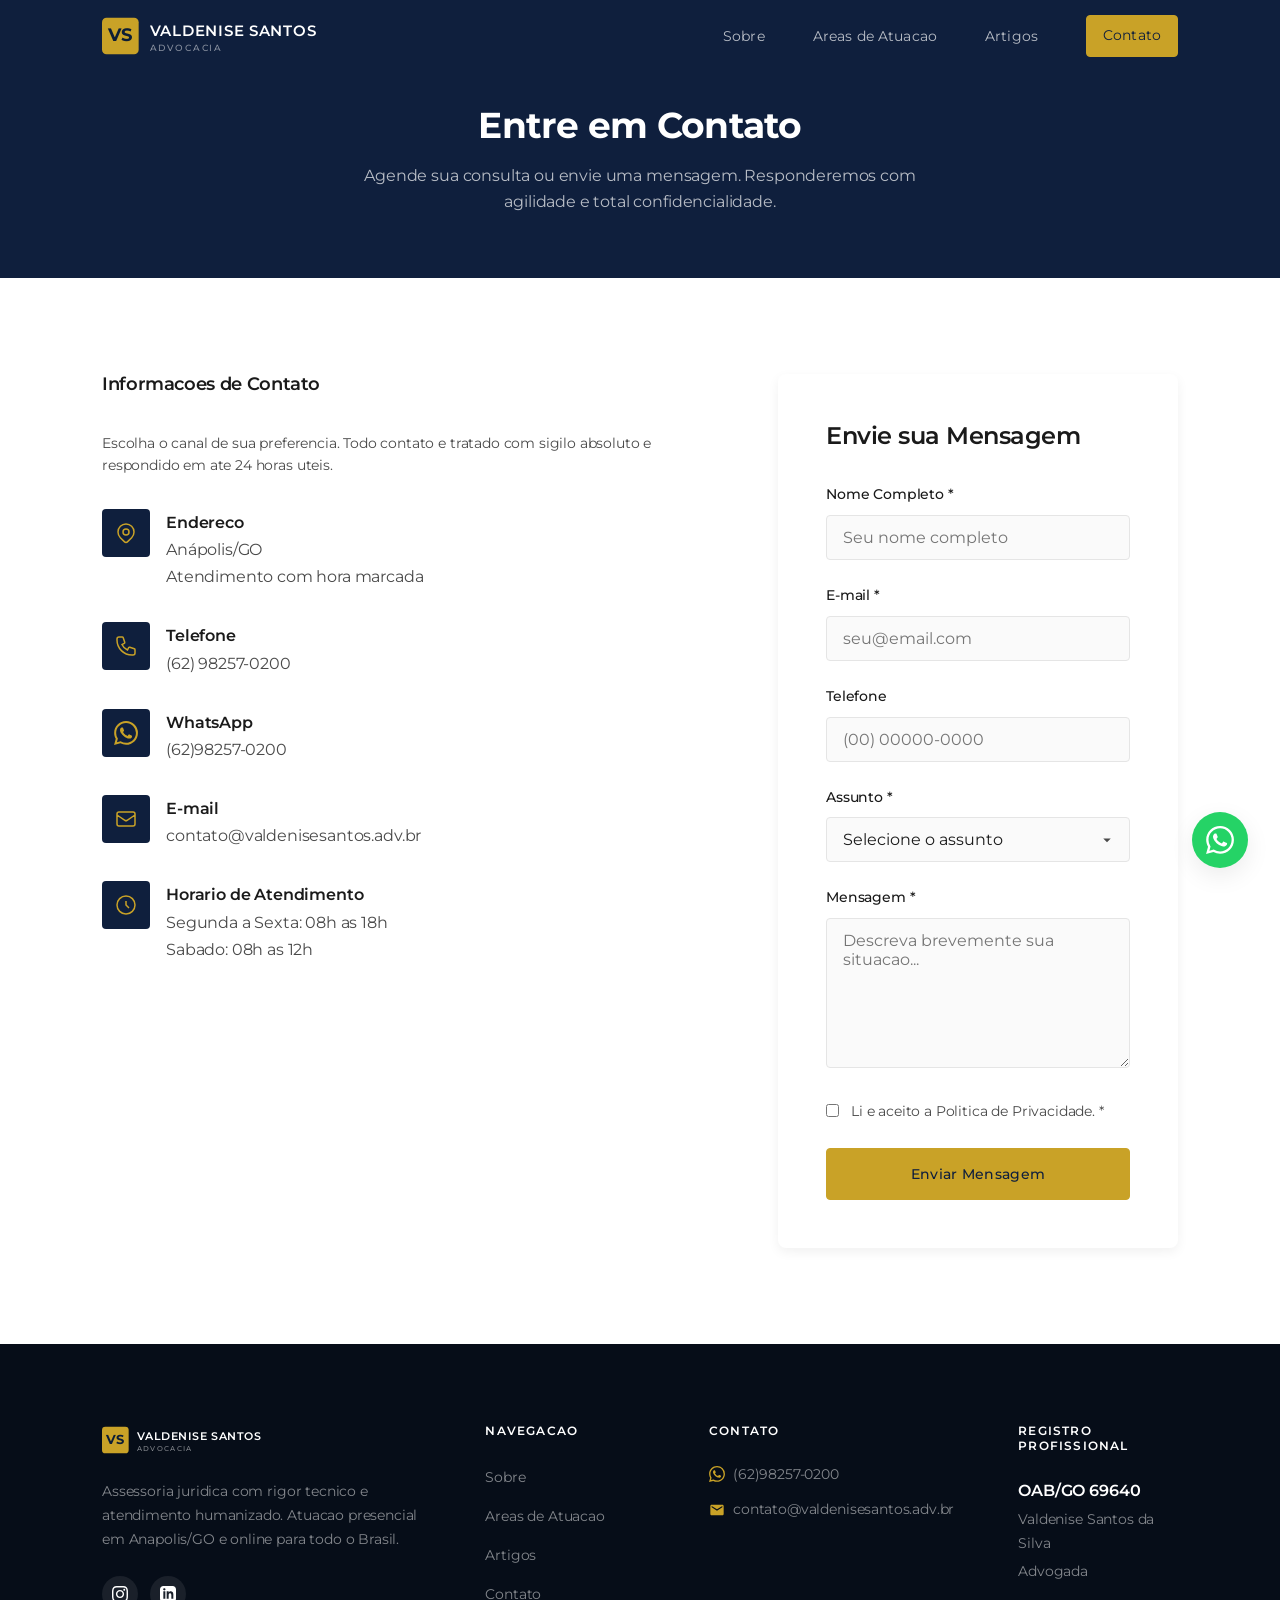
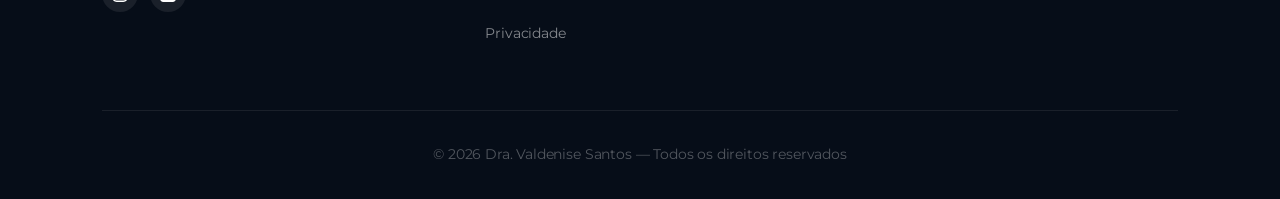
<file: contato.html>
<!DOCTYPE html>
<html lang="pt-BR">
<head>
  <meta charset="UTF-8">
  <meta name="viewport" content="width=device-width, initial-scale=1.0">

  <!-- SEO -->
  <title>Contato | Dra. Valdenise Santos &mdash; Advocacia</title>
  <meta name="description" content="Entre em contato com a Dra. Valdenise Santos, advogada OAB/GO 69640. Agende sua consulta por WhatsApp, telefone ou e-mail. Atendimento em todo o Brasil.">
  <meta name="keywords" content="contato advogada, agendar consulta, advogada online, consultoria juridica, WhatsApp advogada">
  <meta name="author" content="Valdenise Santos da Silva">
  <meta name="robots" content="index, follow">

  <!-- Open Graph -->
  <meta property="og:title" content="Contato | Dra. Valdenise Santos Advocacia">
  <meta property="og:description" content="Entre em contato para agendar sua consulta. Atendimento personalizado em todo o Brasil.">
  <meta property="og:image" content="https://valdenisesantos.adv.br/assets/og-image.jpg">
  <meta property="og:url" content="https://valdenisesantos.adv.br/contato.html">
  <meta property="og:type" content="website">
  <meta property="og:locale" content="pt_BR">

  <!-- Twitter -->
  <meta name="twitter:card" content="summary_large_image">

  <!-- Favicon -->
  <link rel="icon" href="favicon.svg" type="image/svg+xml">
  <link rel="apple-touch-icon" href="assets/icon-192.png">

  <!-- PWA -->
  <link rel="manifest" href="manifest.json">
  <meta name="theme-color" content="#0c1d36">

  <!-- Fonts -->
  <link rel="preconnect" href="https://fonts.googleapis.com">
  <link rel="preconnect" href="https://fonts.gstatic.com" crossorigin>
  <link href="https://fonts.googleapis.com/css2?family=Montserrat:wght@400;500;600;700&display=swap" rel="stylesheet">

  <!-- CSS -->
  <link rel="stylesheet" href="styles.css?v=6.7.0">

  <!-- Schema.org -->
  <script type="application/ld+json">
  {
    "@context": "https://schema.org",
    "@type": "ContactPage",
    "name": "Contato - Dra. Valdenise Santos Advocacia",
    "description": "Entre em contato com a Dra. Valdenise Santos para agendar sua consulta juridica.",
    "url": "https://valdenisesantos.adv.br/contato.html",
    "mainEntity": {
      "@type": "Attorney",
      "name": "Valdenise Santos da Silva",
      "telephone": "+55-5562982570200",
      "email": "contato@valdenisesantos.adv.br",
      "address": {
        "@type": "PostalAddress",
        "streetAddress": "Anápolis/GO",
        "addressLocality": "Anápolis",
        "addressCountry": "BR"
      },
      "openingHours": "Mo-Fr 08:00-18:00"
    }
  }
  </script>
</head>
<body>
  <!-- Header -->
  <header class="header" id="header">
    <div class="container header__inner">
      <a href="index.html" class="header__logo">
        <svg viewBox="0 0 260 48" fill="none" xmlns="http://www.w3.org/2000/svg">
          <rect x="0" y="4" width="40" height="40" rx="5" fill="#c9a227"/>
          <text x="20" y="30" font-family="Montserrat, sans-serif" font-size="20" font-weight="700" fill="#0c1d36" text-anchor="middle">VS</text>
          <text x="52" y="24" font-family="Montserrat, sans-serif" font-size="16" font-weight="600" fill="#ffffff" letter-spacing="0.05em">VALDENISE SANTOS</text>
          <text x="52" y="40" font-family="Montserrat, sans-serif" font-size="10" font-weight="500" fill="rgba(255,255,255,0.5)" letter-spacing="0.2em">ADVOCACIA</text>
        </svg>
      </a>

      <nav class="header__nav" id="nav">
        <ul class="nav__list">
          <li><a href="sobre.html">Sobre</a></li>
          <li><a href="areas.html">Areas de Atuacao</a></li>
          <li><a href="artigos.html">Artigos</a></li>
          <li><a href="contato.html" class="btn btn--primary btn--sm active" aria-current="page">Contato</a></li>
        </ul>
      </nav>

      <button class="header__toggle" id="menu-toggle" aria-label="Abrir menu" aria-expanded="false">
        <span></span>
        <span></span>
        <span></span>
      </button>
    </div>
  </header>

  <main>
    <!-- Page Hero -->
    <section class="page-hero">
      <div class="container">
        <h1 class="page-hero__title">Entre em Contato</h1>
        <p class="page-hero__subtitle">Agende sua consulta ou envie uma mensagem. Responderemos com agilidade e total confidencialidade.</p>
      </div>
    </section>

    <!-- Contato -->
    <section class="section contato">
      <div class="container">
        <div class="contato__grid">
          <!-- Info -->
          <div class="contato__info">
            <h2 class="contato__info-title">Informacoes de Contato</h2>
            <p class="contato__info-text">Escolha o canal de sua preferencia. Todo contato e tratado com sigilo absoluto e respondido em ate 24 horas uteis.</p>

            <div class="contato__item">
              <div class="contato__item-icon">
                <svg viewBox="0 0 24 24" fill="none" stroke="currentColor" stroke-width="1.5"><path d="M17.657 16.657L13.414 20.9a1.998 1.998 0 01-2.827 0l-4.244-4.243a8 8 0 1111.314 0z"/><path d="M15 11a3 3 0 11-6 0 3 3 0 016 0z"/></svg>
              </div>
              <div>
                <strong>Endereco</strong>
                <p>Anápolis/GO<br>Atendimento com hora marcada</p>
              </div>
            </div>

            <div class="contato__item">
              <div class="contato__item-icon">
                <svg viewBox="0 0 24 24" fill="none" stroke="currentColor" stroke-width="1.5"><path d="M3 5a2 2 0 012-2h3.28a1 1 0 01.948.684l1.498 4.493a1 1 0 01-.502 1.21l-2.257 1.13a11.042 11.042 0 005.516 5.516l1.13-2.257a1 1 0 011.21-.502l4.493 1.498a1 1 0 01.684.949V19a2 2 0 01-2 2h-1C9.716 21 3 14.284 3 6V5z"/></svg>
              </div>
              <div>
                <strong>Telefone</strong>
                <p><a href="tel:(62) 98257-0200">(62) 98257-0200</a></p>
              </div>
            </div>

            <div class="contato__item">
              <div class="contato__item-icon">
                <svg viewBox="0 0 24 24" fill="currentColor"><path d="M17.472 14.382c-.297-.149-1.758-.867-2.03-.967-.273-.099-.471-.148-.67.15-.197.297-.767.966-.94 1.164-.173.199-.347.223-.644.075-.297-.15-1.255-.463-2.39-1.475-.883-.788-1.48-1.761-1.653-2.059-.173-.297-.018-.458.13-.606.134-.133.298-.347.446-.52.149-.174.198-.298.298-.497.099-.198.05-.371-.025-.52-.075-.149-.669-1.612-.916-2.207-.242-.579-.487-.5-.669-.51-.173-.008-.371-.01-.57-.01-.198 0-.52.074-.792.372-.272.297-1.04 1.016-1.04 2.479 0 1.462 1.065 2.875 1.213 3.074.149.198 2.096 3.2 5.077 4.487.709.306 1.262.489 1.694.625.712.227 1.36.195 1.871.118.571-.085 1.758-.719 2.006-1.413.248-.694.248-1.289.173-1.413-.074-.124-.272-.198-.57-.347m-5.421 7.403h-.004a9.87 9.87 0 01-5.031-1.378l-.361-.214-3.741.982.998-3.648-.235-.374a9.86 9.86 0 01-1.51-5.26c.001-5.45 4.436-9.884 9.888-9.884 2.64 0 5.122 1.03 6.988 2.898a9.825 9.825 0 012.893 6.994c-.003 5.45-4.437 9.884-9.885 9.884m8.413-18.297A11.815 11.815 0 0012.05 0C5.495 0 .16 5.335.157 11.892c0 2.096.547 4.142 1.588 5.945L.057 24l6.305-1.654a11.882 11.882 0 005.683 1.448h.005c6.554 0 11.89-5.335 11.893-11.893a11.821 11.821 0 00-3.48-8.413z"/></svg>
              </div>
              <div>
                <strong>WhatsApp</strong>
                <p><a href="https://wa.me/5562982570200?text=Ola,%20gostaria%20de%20agendar%20uma%20consulta" target="_blank" rel="noopener">(62)98257-0200</a></p>
              </div>
            </div>

            <div class="contato__item">
              <div class="contato__item-icon">
                <svg viewBox="0 0 24 24" fill="none" stroke="currentColor" stroke-width="1.5"><path d="M3 8l7.89 5.26a2 2 0 002.22 0L21 8M5 19h14a2 2 0 002-2V7a2 2 0 00-2-2H5a2 2 0 00-2 2v10a2 2 0 002 2z"/></svg>
              </div>
              <div>
                <strong>E-mail</strong>
                <p><a href="mailto:contato@valdenisesantos.adv.br">contato@valdenisesantos.adv.br</a></p>
              </div>
            </div>

            <div class="contato__item">
              <div class="contato__item-icon">
                <svg viewBox="0 0 24 24" fill="none" stroke="currentColor" stroke-width="1.5"><path d="M12 8v4l3 3m6-3a9 9 0 11-18 0 9 9 0 0118 0z"/></svg>
              </div>
              <div>
                <strong>Horario de Atendimento</strong>
                <p>Segunda a Sexta: 08h as 18h<br>Sabado: 08h as 12h</p>
              </div>
            </div>
          </div>

          <!-- Formulario -->
          <form class="form" id="contact-form" action="enviar.php" method="POST">
            <h2 class="form__title">Envie sua Mensagem</h2>
            
            <div id="form-alert" class="form__alert" style="display:none;"></div>

            <div class="form__group">
              <label class="form__label" for="nome">Nome Completo *</label>
              <input class="form__input" type="text" id="nome" name="nome" placeholder="Seu nome completo" required>
            </div>

            <div class="form__group">
              <label class="form__label" for="email">E-mail *</label>
              <input class="form__input" type="email" id="email" name="email" placeholder="seu@email.com" required>
            </div>

            <div class="form__group">
              <label class="form__label" for="telefone">Telefone</label>
              <input class="form__input" type="tel" id="telefone" name="telefone" placeholder="(00) 00000-0000">
            </div>

            <div class="form__group">
              <label class="form__label" for="assunto">Assunto *</label>
              <select class="form__select" id="assunto" name="assunto" required>
                <option value="" disabled selected>Selecione o assunto</option>
                <option value="Direito de Familia">Direito de Familia</option>
                <option value="Direito Civil">Direito Civil</option>
                <option value="Direito do Consumidor">Direito do Consumidor</option>
                <option value="Direito Trabalhista">Direito Trabalhista</option>
                <option value="Direito Previdenciario">Direito Previdenciario</option>
                <option value="Direito Imobiliario">Direito Imobiliario</option>
                <option value="Outro">Outro</option>
              </select>
            </div>

            <div class="form__group">
              <label class="form__label" for="mensagem">Mensagem *</label>
              <textarea class="form__textarea" id="mensagem" name="mensagem" rows="5" placeholder="Descreva brevemente sua situacao..." required></textarea>
            </div>

            <div class="form__group form__checkbox">
              <input type="checkbox" id="privacidade" name="privacidade" required>
              <label for="privacidade">Li e aceito a <a href="privacidade.html" target="_blank">Politica de Privacidade</a>. *</label>
            </div>

            <button type="submit" class="btn btn--primary btn--full">Enviar Mensagem</button>
          </form>
        </div>
      </div>
    </section>

  </main>

  <!-- Footer -->
  <footer class="footer">
    <div class="container">
      <div class="footer__grid">
        <div class="footer__brand">
          <svg class="footer__logo" viewBox="0 0 260 48" fill="none" xmlns="http://www.w3.org/2000/svg">
          <rect x="0" y="4" width="40" height="40" rx="5" fill="#c9a227"/>
          <text x="20" y="30" font-family="Montserrat, sans-serif" font-size="20" font-weight="700" fill="#0c1d36" text-anchor="middle">VS</text>
          <text x="52" y="24" font-family="Montserrat, sans-serif" font-size="16" font-weight="600" fill="#ffffff" letter-spacing="0.05em">VALDENISE SANTOS</text>
          <text x="52" y="40" font-family="Montserrat, sans-serif" font-size="10" font-weight="500" fill="rgba(255,255,255,0.5)" letter-spacing="0.2em">ADVOCACIA</text>
        </svg>
          <p>Assessoria juridica com rigor tecnico e atendimento humanizado. Atuacao presencial em Anapolis/GO e online para todo o Brasil.</p>
          <div class="footer__social">
            <a href="https://instagram.com/valdenisesantos.adv" target="_blank" rel="noopener" aria-label="Instagram">
              <svg viewBox="0 0 24 24" fill="currentColor"><path d="M12 2.163c3.204 0 3.584.012 4.85.07 3.252.148 4.771 1.691 4.919 4.919.058 1.265.069 1.645.069 4.849 0 3.205-.012 3.584-.069 4.849-.149 3.225-1.664 4.771-4.919 4.919-1.266.058-1.644.07-4.85.07-3.204 0-3.584-.012-4.849-.07-3.26-.149-4.771-1.699-4.919-4.92-.058-1.265-.07-1.644-.07-4.849 0-3.204.013-3.583.07-4.849.149-3.227 1.664-4.771 4.919-4.919 1.266-.057 1.645-.069 4.849-.069zm0-2.163c-3.259 0-3.667.014-4.947.072-4.358.2-6.78 2.618-6.98 6.98-.059 1.281-.073 1.689-.073 4.948 0 3.259.014 3.668.072 4.948.2 4.358 2.618 6.78 6.98 6.98 1.281.058 1.689.072 4.948.072 3.259 0 3.668-.014 4.948-.072 4.354-.2 6.782-2.618 6.979-6.98.059-1.28.073-1.689.073-4.948 0-3.259-.014-3.667-.072-4.947-.196-4.354-2.617-6.78-6.979-6.98-1.281-.059-1.69-.073-4.949-.073zm0 5.838c-3.403 0-6.162 2.759-6.162 6.162s2.759 6.163 6.162 6.163 6.162-2.759 6.162-6.163c0-3.403-2.759-6.162-6.162-6.162zm0 10.162c-2.209 0-4-1.79-4-4 0-2.209 1.791-4 4-4s4 1.791 4 4c0 2.21-1.791 4-4 4zm6.406-11.845c-.796 0-1.441.645-1.441 1.44s.645 1.44 1.441 1.44c.795 0 1.439-.645 1.439-1.44s-.644-1.44-1.439-1.44z"/></svg>
            </a>
            <a href="https://linkedin.com/in/valdenise-santos-a6aa6a243" target="_blank" rel="noopener" aria-label="LinkedIn">
              <svg viewBox="0 0 24 24" fill="currentColor"><path d="M19 0h-14c-2.761 0-5 2.239-5 5v14c0 2.761 2.239 5 5 5h14c2.762 0 5-2.239 5-5v-14c0-2.761-2.238-5-5-5zm-11 19h-3v-11h3v11zm-1.5-12.268c-.966 0-1.75-.79-1.75-1.764s.784-1.764 1.75-1.764 1.75.79 1.75 1.764-.783 1.764-1.75 1.764zm13.5 12.268h-3v-5.604c0-3.368-4-3.113-4 0v5.604h-3v-11h3v1.765c1.396-2.586 7-2.777 7 2.476v6.759z"/></svg>
            </a>
          </div>
        </div>

        <div class="footer__links">
          <h4>Navegacao</h4>
          <ul>
            <li><a href="sobre.html">Sobre</a></li>
            <li><a href="areas.html">Areas de Atuacao</a></li>
            <li><a href="artigos.html">Artigos</a></li>
            <li><a href="contato.html">Contato</a></li>
            <li><a href="privacidade.html">Privacidade</a></li>
          </ul>
        </div>

        <div class="footer__contact">
          <h4>Contato</h4>
          <ul>
            <li>
              <svg viewBox="0 0 24 24" fill="currentColor"><path d="M17.472 14.382c-.297-.149-1.758-.867-2.03-.967-.273-.099-.471-.148-.67.15-.197.297-.767.966-.94 1.164-.173.199-.347.223-.644.075-.297-.15-1.255-.463-2.39-1.475-.883-.788-1.48-1.761-1.653-2.059-.173-.297-.018-.458.13-.606.134-.133.298-.347.446-.52.149-.174.198-.298.298-.497.099-.198.05-.371-.025-.52-.075-.149-.669-1.612-.916-2.207-.242-.579-.487-.5-.669-.51-.173-.008-.371-.01-.57-.01-.198 0-.52.074-.792.372-.272.297-1.04 1.016-1.04 2.479 0 1.462 1.065 2.875 1.213 3.074.149.198 2.096 3.2 5.077 4.487.709.306 1.262.489 1.694.625.712.227 1.36.195 1.871.118.571-.085 1.758-.719 2.006-1.413.248-.694.248-1.289.173-1.413-.074-.124-.272-.198-.57-.347m-5.421 7.403h-.004a9.87 9.87 0 01-5.031-1.378l-.361-.214-3.741.982.998-3.648-.235-.374a9.86 9.86 0 01-1.51-5.26c.001-5.45 4.436-9.884 9.888-9.884 2.64 0 5.122 1.03 6.988 2.898a9.825 9.825 0 012.893 6.994c-.003 5.45-4.437 9.884-9.885 9.884m8.413-18.297A11.815 11.815 0 0012.05 0C5.495 0 .16 5.335.157 11.892c0 2.096.547 4.142 1.588 5.945L.057 24l6.305-1.654a11.882 11.882 0 005.683 1.448h.005c6.554 0 11.89-5.335 11.893-11.893a11.821 11.821 0 00-3.48-8.413z"/></svg>
              <a href="https://wa.me/5562982570200" target="_blank" rel="noopener">(62)98257-0200</a>
            </li>
            <li>
              <svg viewBox="0 0 24 24" fill="currentColor"><path d="M20 4H4c-1.1 0-1.99.9-1.99 2L2 18c0 1.1.9 2 2 2h16c1.1 0 2-.9 2-2V6c0-1.1-.9-2-2-2zm0 4l-8 5-8-5V6l8 5 8-5v2z"/></svg>
              <a href="mailto:contato@valdenisesantos.adv.br">contato@valdenisesantos.adv.br</a>
            </li>
          </ul>
        </div>

        <div class="footer__oab">
          <h4>Registro Profissional</h4>
          <p><strong>OAB/GO 69640</strong></p>
          <p>Valdenise Santos da Silva</p>
          <p>Advogada</p>
        </div>
      </div>

      <div class="footer__bottom">
        <p>&copy; 2026 Dra. Valdenise Santos &mdash; Todos os direitos reservados</p>
      </div>
    </div>
  </footer>

  <!-- WhatsApp Float -->
  <a href="https://wa.me/5562982570200?text=Ola,%20gostaria%20de%20agendar%20uma%20consulta" class="whatsapp-float" target="_blank" rel="noopener" aria-label="Contato via WhatsApp">
    <svg viewBox="0 0 24 24" fill="currentColor"><path d="M17.472 14.382c-.297-.149-1.758-.867-2.03-.967-.273-.099-.471-.148-.67.15-.197.297-.767.966-.94 1.164-.173.199-.347.223-.644.075-.297-.15-1.255-.463-2.39-1.475-.883-.788-1.48-1.761-1.653-2.059-.173-.297-.018-.458.13-.606.134-.133.298-.347.446-.52.149-.174.198-.298.298-.497.099-.198.05-.371-.025-.52-.075-.149-.669-1.612-.916-2.207-.242-.579-.487-.5-.669-.51-.173-.008-.371-.01-.57-.01-.198 0-.52.074-.792.372-.272.297-1.04 1.016-1.04 2.479 0 1.462 1.065 2.875 1.213 3.074.149.198 2.096 3.2 5.077 4.487.709.306 1.262.489 1.694.625.712.227 1.36.195 1.871.118.571-.085 1.758-.719 2.006-1.413.248-.694.248-1.289.173-1.413-.074-.124-.272-.198-.57-.347m-5.421 7.403h-.004a9.87 9.87 0 01-5.031-1.378l-.361-.214-3.741.982.998-3.648-.235-.374a9.86 9.86 0 01-1.51-5.26c.001-5.45 4.436-9.884 9.888-9.884 2.64 0 5.122 1.03 6.988 2.898a9.825 9.825 0 012.893 6.994c-.003 5.45-4.437 9.884-9.885 9.884m8.413-18.297A11.815 11.815 0 0012.05 0C5.495 0 .16 5.335.157 11.892c0 2.096.547 4.142 1.588 5.945L.057 24l6.305-1.654a11.882 11.882 0 005.683 1.448h.005c6.554 0 11.89-5.335 11.893-11.893a11.821 11.821 0 00-3.48-8.413z"/></svg>
  </a>

  <script src="script.js?v=1.0.0"></script>
  <script>
    // Verificar parâmetros da URL para mensagens
    (function() {
      const params = new URLSearchParams(window.location.search);
      const alert = document.getElementById('form-alert');
      
      if (params.get('sucesso') === '1') {
        alert.textContent = '✓ Mensagem enviada com sucesso! Entraremos em contato em breve.';
        alert.className = 'form__alert form__alert--success';
        alert.style.display = 'block';
        // Limpar URL
        history.replaceState(null, '', 'contato.html');
      } else if (params.get('erro')) {
        const erros = {
          'campos': 'Por favor, preencha todos os campos obrigatórios.',
          'email': 'Por favor, insira um e-mail válido.',
          'envio': 'Erro ao enviar mensagem. Tente novamente ou entre em contato pelo WhatsApp.'
        };
        alert.textContent = '✗ ' + (erros[params.get('erro')] || 'Erro desconhecido.');
        alert.className = 'form__alert form__alert--error';
        alert.style.display = 'block';
        history.replaceState(null, '', 'contato.html');
      }
    })();
  </script>
</body>
</html>
</file>
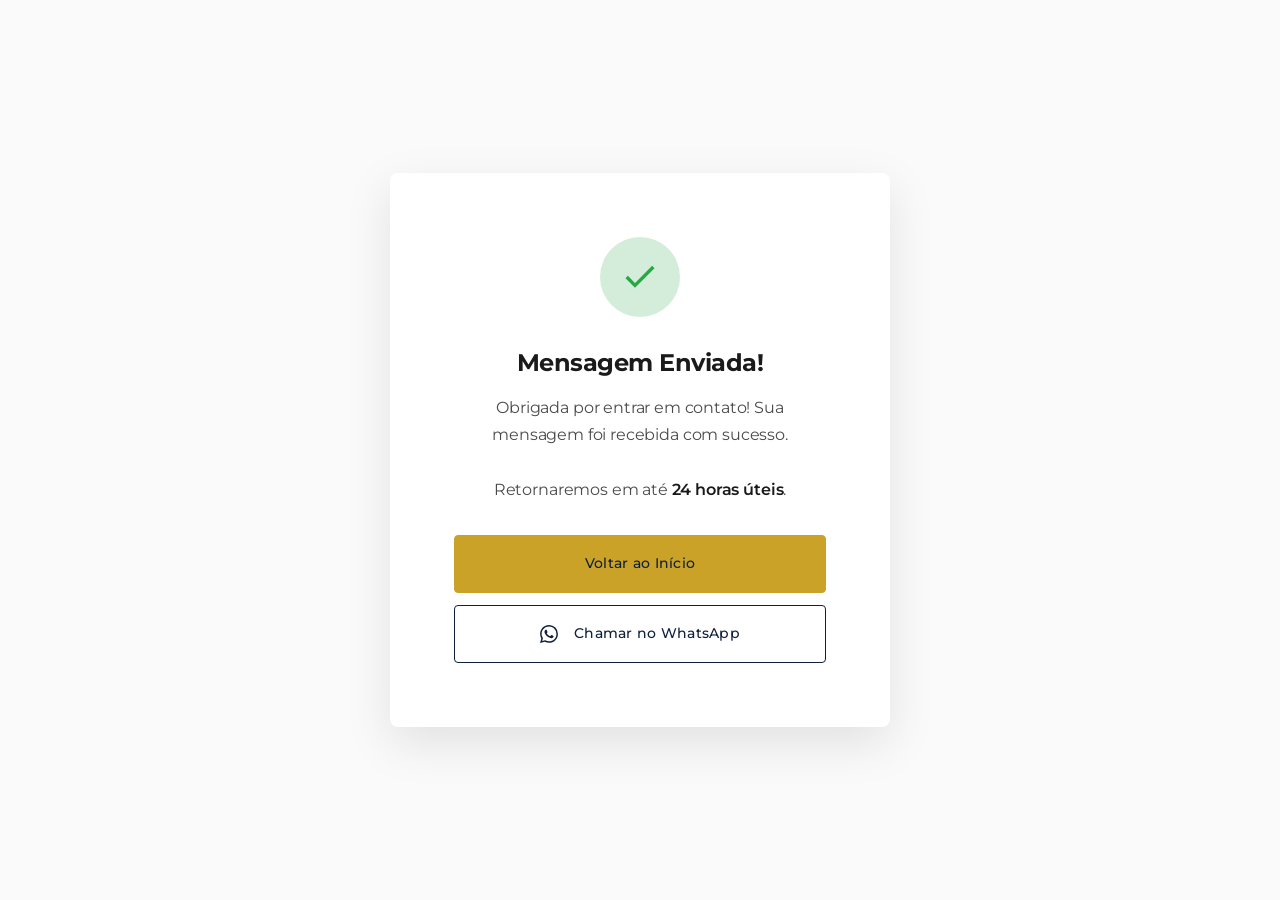
<file: obrigado.html>
<!DOCTYPE html>
<html lang="pt-BR">
<head>
  <meta charset="UTF-8">
  <meta name="viewport" content="width=device-width, initial-scale=1.0">
  <title>Mensagem Enviada | Dra. Valdenise Santos Advocacia</title>
  <meta name="robots" content="noindex, nofollow">
  
  <link rel="icon" href="favicon.svg" type="image/svg+xml">
  <meta name="theme-color" content="#0c1d36">
  
  <link rel="preconnect" href="https://fonts.googleapis.com">
  <link rel="preconnect" href="https://fonts.gstatic.com" crossorigin>
  <link href="https://fonts.googleapis.com/css2?family=Montserrat:wght@400;500;600;700&display=swap" rel="stylesheet">
  
  <link rel="stylesheet" href="styles.css?v=6.8.0">
  
  <style>
    .sucesso {
      min-height: 100vh;
      display: flex;
      align-items: center;
      justify-content: center;
      text-align: center;
      padding: var(--space-6);
      background: var(--bg-subtle);
    }
    .sucesso__card {
      background: var(--white);
      padding: var(--space-10);
      border-radius: var(--radius-lg);
      box-shadow: var(--shadow-lg);
      max-width: 500px;
    }
    .sucesso__icon {
      width: 80px;
      height: 80px;
      background: #d4edda;
      border-radius: 50%;
      display: flex;
      align-items: center;
      justify-content: center;
      margin: 0 auto var(--space-6);
    }
    .sucesso__icon svg {
      width: 40px;
      height: 40px;
      color: #28a745;
    }
    .sucesso__title {
      font-family: var(--font-display);
      font-size: var(--text-2xl);
      font-weight: 700;
      color: var(--text);
      margin-bottom: var(--space-4);
    }
    .sucesso__text {
      color: var(--text-secondary);
      margin-bottom: var(--space-6);
      line-height: 1.7;
    }
    .sucesso__buttons {
      display: flex;
      flex-direction: column;
      gap: var(--space-3);
    }
  </style>
</head>
<body>
  <section class="sucesso">
    <div class="sucesso__card">
      <div class="sucesso__icon">
        <svg viewBox="0 0 24 24" fill="none" stroke="currentColor" stroke-width="2">
          <path d="M20 6L9 17l-5-5"/>
        </svg>
      </div>
      <h1 class="sucesso__title">Mensagem Enviada!</h1>
      <p class="sucesso__text">
        Obrigada por entrar em contato! Sua mensagem foi recebida com sucesso.<br><br>
        Retornaremos em até <strong>24 horas úteis</strong>.
      </p>
      <div class="sucesso__buttons">
        <a href="index.html" class="btn btn--primary">Voltar ao Início</a>
        <a href="https://wa.me/5562982570200" class="btn btn--outline" target="_blank">
          <svg class="btn__icon" viewBox="0 0 24 24" fill="currentColor" style="width:18px;height:18px;margin-right:8px;"><path d="M17.472 14.382c-.297-.149-1.758-.867-2.03-.967-.273-.099-.471-.148-.67.15-.197.297-.767.966-.94 1.164-.173.199-.347.223-.644.075-.297-.15-1.255-.463-2.39-1.475-.883-.788-1.48-1.761-1.653-2.059-.173-.297-.018-.458.13-.606.134-.133.298-.347.446-.52.149-.174.198-.298.298-.497.099-.198.05-.371-.025-.52-.075-.149-.669-1.612-.916-2.207-.242-.579-.487-.5-.669-.51-.173-.008-.371-.01-.57-.01-.198 0-.52.074-.792.372-.272.297-1.04 1.016-1.04 2.479 0 1.462 1.065 2.875 1.213 3.074.149.198 2.096 3.2 5.077 4.487.709.306 1.262.489 1.694.625.712.227 1.36.195 1.871.118.571-.085 1.758-.719 2.006-1.413.248-.694.248-1.289.173-1.413-.074-.124-.272-.198-.57-.347m-5.421 7.403h-.004a9.87 9.87 0 01-5.031-1.378l-.361-.214-3.741.982.998-3.648-.235-.374a9.86 9.86 0 01-1.51-5.26c.001-5.45 4.436-9.884 9.888-9.884 2.64 0 5.122 1.03 6.988 2.898a9.825 9.825 0 012.893 6.994c-.003 5.45-4.437 9.884-9.885 9.884m8.413-18.297A11.815 11.815 0 0012.05 0C5.495 0 .16 5.335.157 11.892c0 2.096.547 4.142 1.588 5.945L.057 24l6.305-1.654a11.882 11.882 0 005.683 1.448h.005c6.554 0 11.89-5.335 11.893-11.893a11.821 11.821 0 00-3.48-8.413z"/></svg>
          Chamar no WhatsApp
        </a>
      </div>
    </div>
  </section>
</body>
</html>
</file>
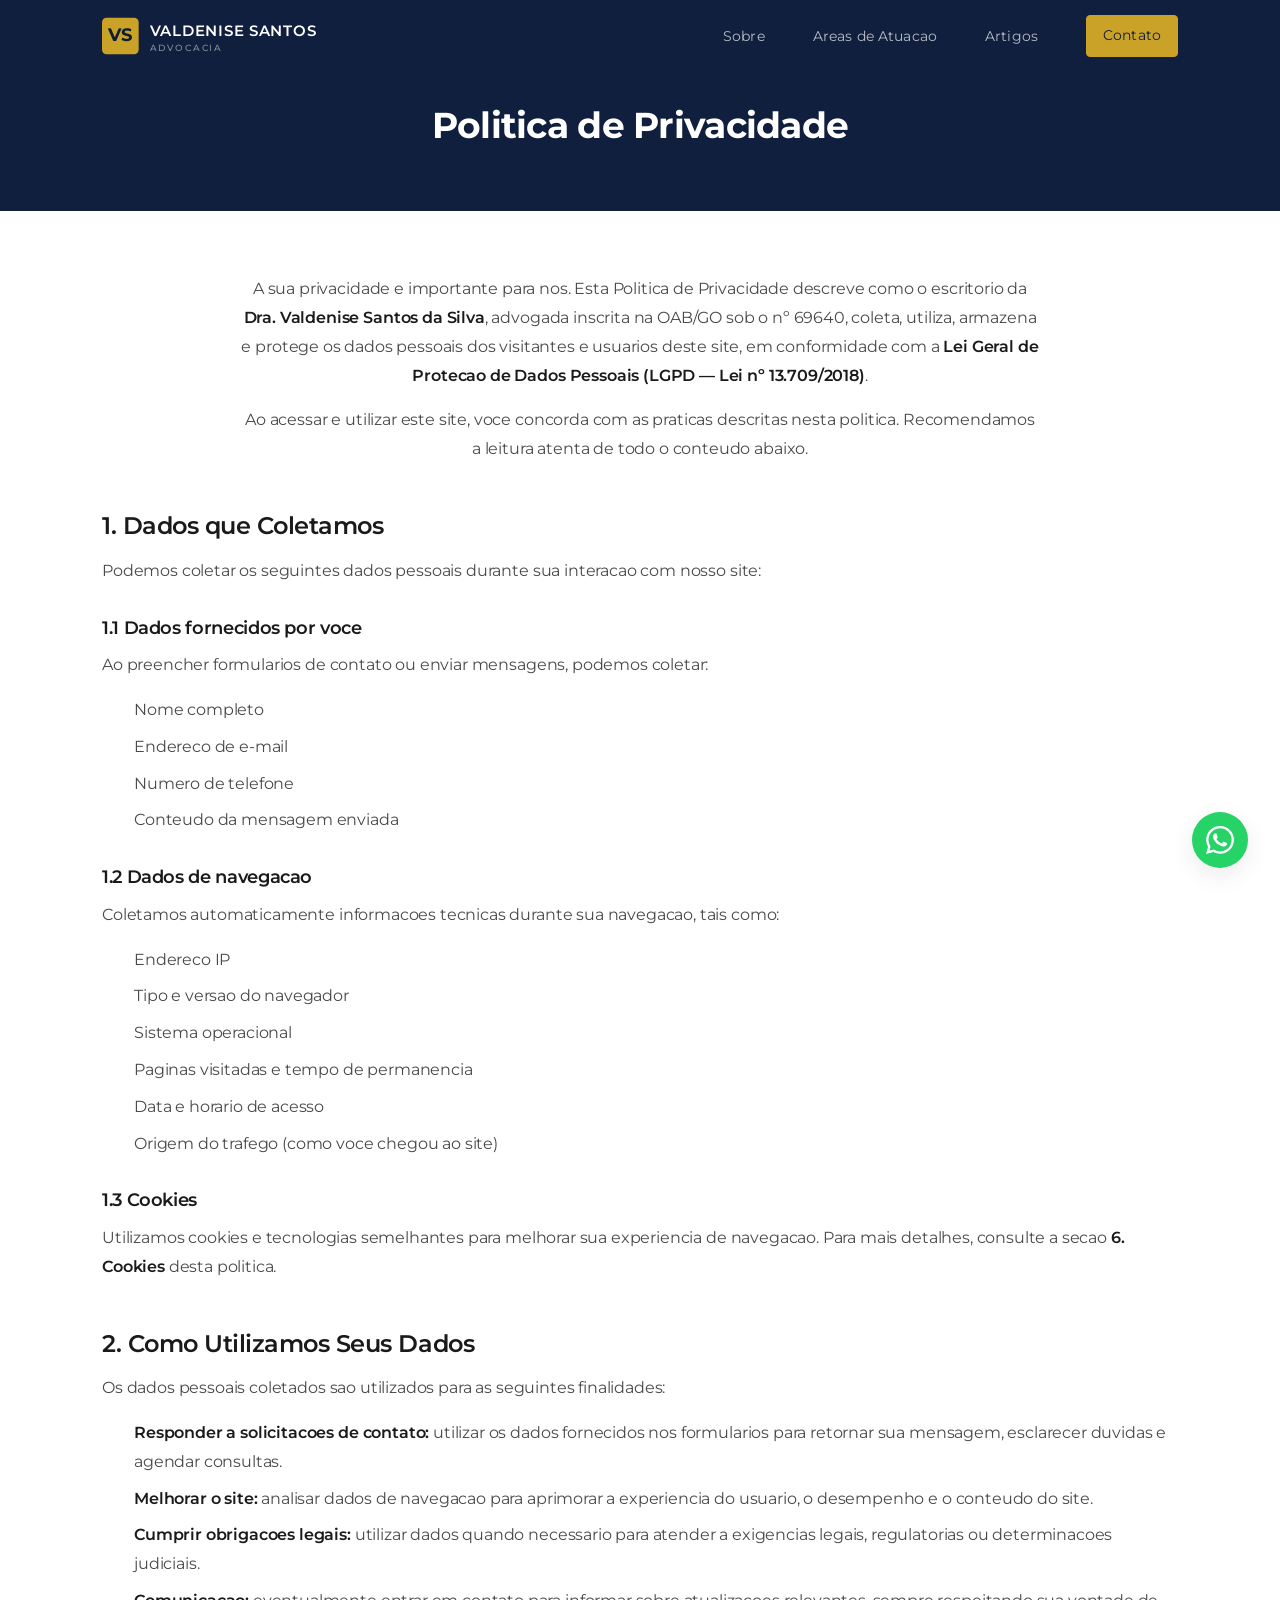
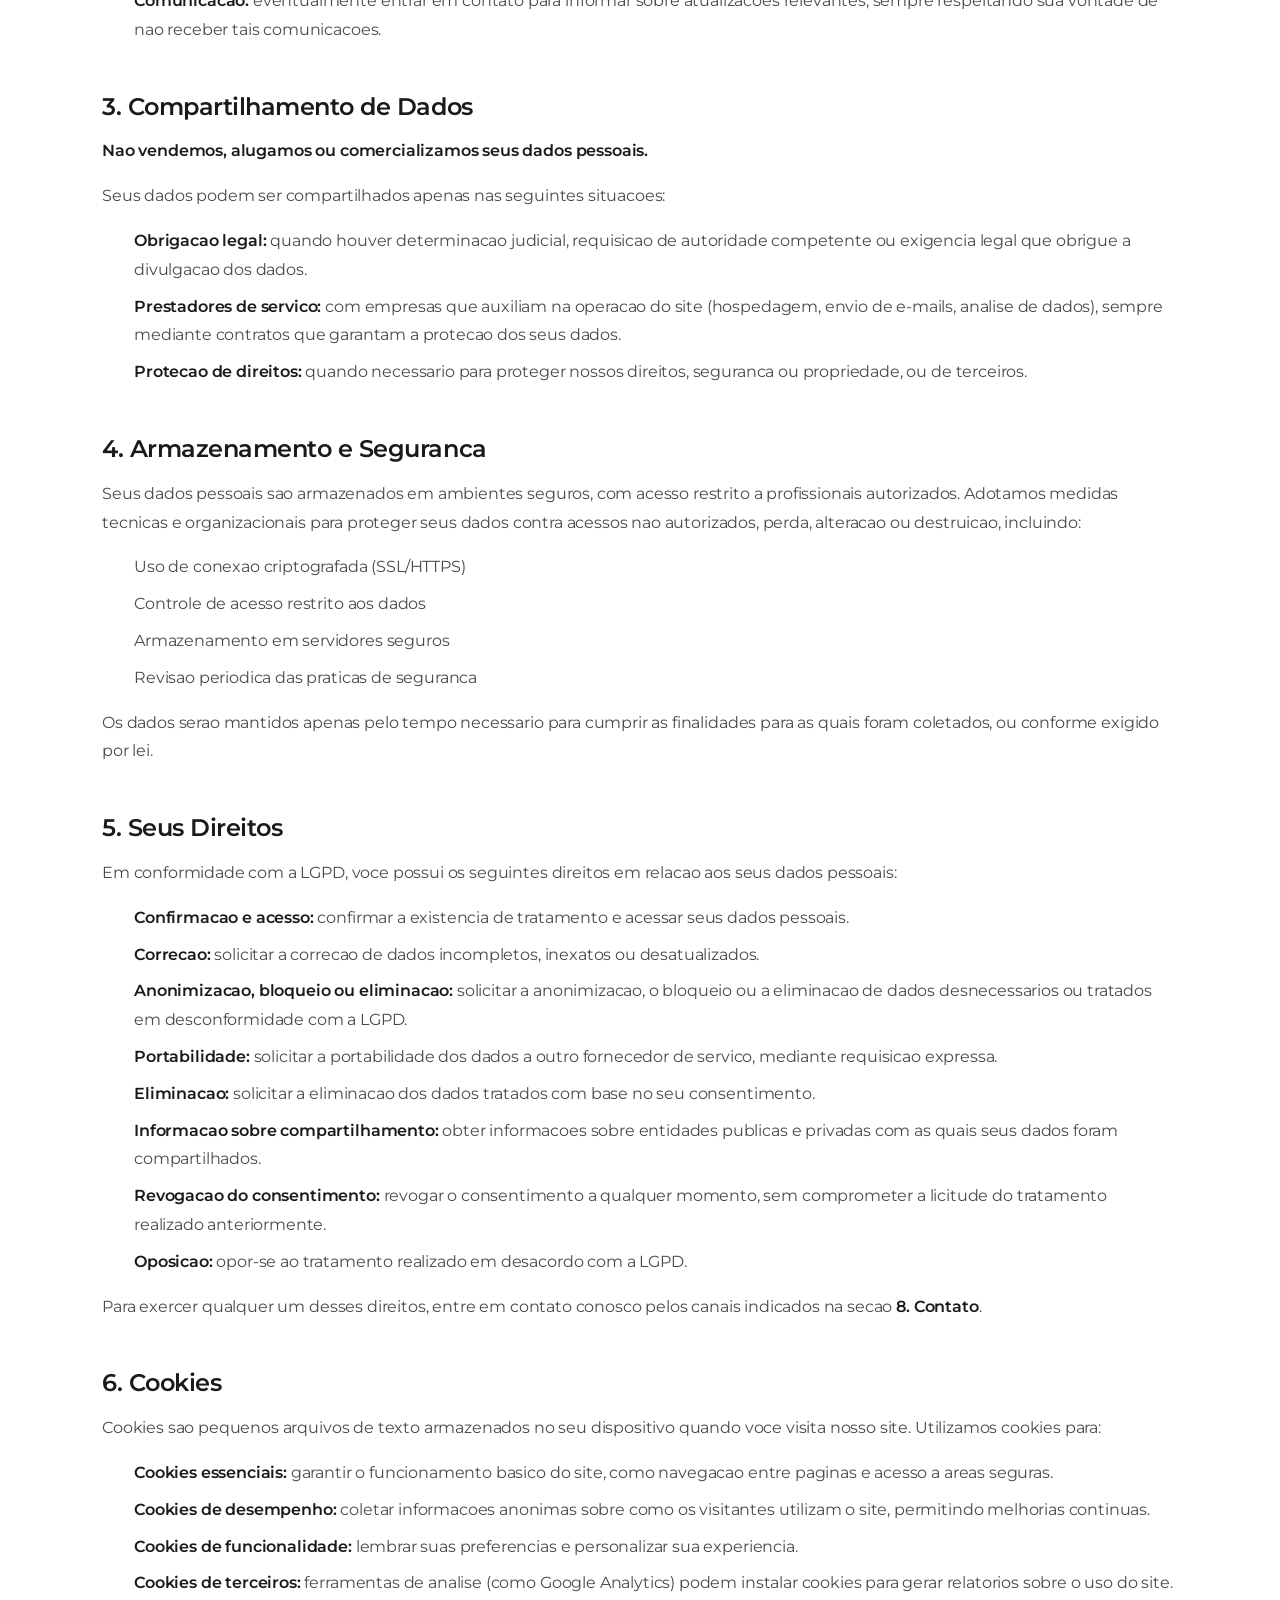
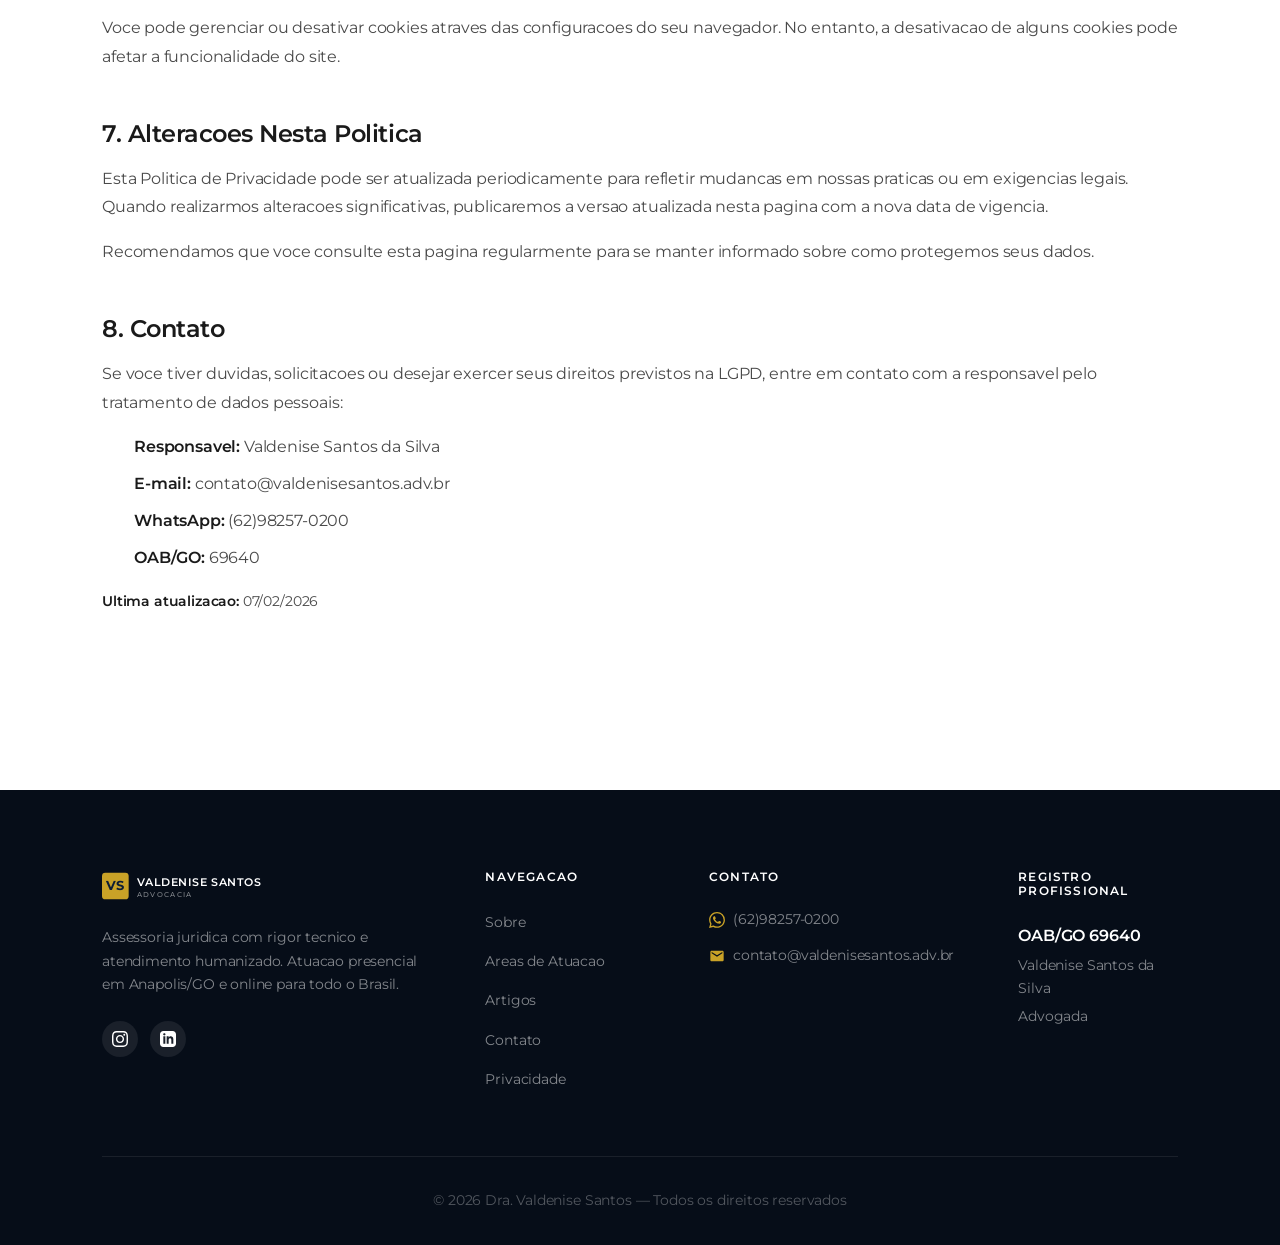
<file: privacidade.html>
<!DOCTYPE html>
<html lang="pt-BR">
<head>
  <meta charset="UTF-8">
  <meta name="viewport" content="width=device-width, initial-scale=1.0">

  <!-- SEO -->
  <title>Politica de Privacidade | Dra. Valdenise Santos &mdash; Advocacia</title>
  <meta name="description" content="Politica de Privacidade e protecao de dados pessoais (LGPD) do escritorio da Dra. Valdenise Santos, advogada OAB/GO 69640.">
  <meta name="robots" content="noindex, nofollow">
  <meta name="author" content="Valdenise Santos da Silva">

  <!-- Open Graph -->
  <meta property="og:title" content="Politica de Privacidade | Dra. Valdenise Santos">
  <meta property="og:description" content="Saiba como tratamos e protegemos seus dados pessoais em conformidade com a LGPD.">
  <meta property="og:image" content="https://valdenisesantos.adv.br/assets/og-image.jpg">
  <meta property="og:url" content="https://valdenisesantos.adv.br/privacidade.html">
  <meta property="og:type" content="website">
  <meta property="og:locale" content="pt_BR">

  <!-- Twitter -->
  <meta name="twitter:card" content="summary_large_image">

  <!-- Favicon -->
  <link rel="icon" href="favicon.svg" type="image/svg+xml">
  <link rel="apple-touch-icon" href="assets/icon-192.png">

  <!-- PWA -->
  <link rel="manifest" href="manifest.json">
  <meta name="theme-color" content="#0c1d36">

  <!-- Fonts -->
  <link rel="preconnect" href="https://fonts.googleapis.com">
  <link rel="preconnect" href="https://fonts.gstatic.com" crossorigin>
  <link href="https://fonts.googleapis.com/css2?family=Montserrat:wght@400;500;600;700&display=swap" rel="stylesheet">

  <!-- CSS -->
  <link rel="stylesheet" href="styles.css?v=6.7.0">
</head>
<body>
  <!-- Header -->
  <header class="header" id="header">
    <div class="container header__inner">
      <a href="index.html" class="header__logo">
        <svg viewBox="0 0 260 48" fill="none" xmlns="http://www.w3.org/2000/svg">
          <rect x="0" y="4" width="40" height="40" rx="5" fill="#c9a227"/>
          <text x="20" y="30" font-family="Montserrat, sans-serif" font-size="20" font-weight="700" fill="#0c1d36" text-anchor="middle">VS</text>
          <text x="52" y="24" font-family="Montserrat, sans-serif" font-size="16" font-weight="600" fill="#ffffff" letter-spacing="0.05em">VALDENISE SANTOS</text>
          <text x="52" y="40" font-family="Montserrat, sans-serif" font-size="10" font-weight="500" fill="rgba(255,255,255,0.5)" letter-spacing="0.2em">ADVOCACIA</text>
        </svg>
      </a>

      <nav class="header__nav" id="nav">
        <ul class="nav__list">
          <li><a href="sobre.html">Sobre</a></li>
          <li><a href="areas.html">Areas de Atuacao</a></li>
          <li><a href="artigos.html">Artigos</a></li>
          <li><a href="contato.html" class="btn btn--primary btn--sm">Contato</a></li>
        </ul>
      </nav>

      <button class="header__toggle" id="menu-toggle" aria-label="Abrir menu" aria-expanded="false">
        <span></span>
        <span></span>
        <span></span>
      </button>
    </div>
  </header>

  <main>
    <!-- Page Hero -->
    <section class="page-hero">
      <div class="container">
        <h1 class="page-hero__title">Politica de Privacidade</h1>
      </div>
    </section>

    <!-- Privacidade Content -->
    <section class="section">
      <div class="container">
        <div class="privacidade">

          <!-- Introducao -->
          <div class="privacidade__intro">
            <p>A sua privacidade e importante para nos. Esta Politica de Privacidade descreve como o escritorio da <strong>Dra. Valdenise Santos da Silva</strong>, advogada inscrita na OAB/GO sob o n&ordm; 69640, coleta, utiliza, armazena e protege os dados pessoais dos visitantes e usuarios deste site, em conformidade com a <strong>Lei Geral de Protecao de Dados Pessoais (LGPD &mdash; Lei n&ordm; 13.709/2018)</strong>.</p>
            <p>Ao acessar e utilizar este site, voce concorda com as praticas descritas nesta politica. Recomendamos a leitura atenta de todo o conteudo abaixo.</p>
          </div>

          <!-- 1. Dados que coletamos -->
          <h2>1. Dados que Coletamos</h2>
          <p>Podemos coletar os seguintes dados pessoais durante sua interacao com nosso site:</p>

          <h3>1.1 Dados fornecidos por voce</h3>
          <p>Ao preencher formularios de contato ou enviar mensagens, podemos coletar:</p>
          <ul>
            <li>Nome completo</li>
            <li>Endereco de e-mail</li>
            <li>Numero de telefone</li>
            <li>Conteudo da mensagem enviada</li>
          </ul>

          <h3>1.2 Dados de navegacao</h3>
          <p>Coletamos automaticamente informacoes tecnicas durante sua navegacao, tais como:</p>
          <ul>
            <li>Endereco IP</li>
            <li>Tipo e versao do navegador</li>
            <li>Sistema operacional</li>
            <li>Paginas visitadas e tempo de permanencia</li>
            <li>Data e horario de acesso</li>
            <li>Origem do trafego (como voce chegou ao site)</li>
          </ul>

          <h3>1.3 Cookies</h3>
          <p>Utilizamos cookies e tecnologias semelhantes para melhorar sua experiencia de navegacao. Para mais detalhes, consulte a secao <strong>6. Cookies</strong> desta politica.</p>

          <!-- 2. Como utilizamos seus dados -->
          <h2>2. Como Utilizamos Seus Dados</h2>
          <p>Os dados pessoais coletados sao utilizados para as seguintes finalidades:</p>
          <ul>
            <li><strong>Responder a solicitacoes de contato:</strong> utilizar os dados fornecidos nos formularios para retornar sua mensagem, esclarecer duvidas e agendar consultas.</li>
            <li><strong>Melhorar o site:</strong> analisar dados de navegacao para aprimorar a experiencia do usuario, o desempenho e o conteudo do site.</li>
            <li><strong>Cumprir obrigacoes legais:</strong> utilizar dados quando necessario para atender a exigencias legais, regulatorias ou determinacoes judiciais.</li>
            <li><strong>Comunicacao:</strong> eventualmente entrar em contato para informar sobre atualizacoes relevantes, sempre respeitando sua vontade de nao receber tais comunicacoes.</li>
          </ul>

          <!-- 3. Compartilhamento de dados -->
          <h2>3. Compartilhamento de Dados</h2>
          <p><strong>Nao vendemos, alugamos ou comercializamos seus dados pessoais.</strong></p>
          <p>Seus dados podem ser compartilhados apenas nas seguintes situacoes:</p>
          <ul>
            <li><strong>Obrigacao legal:</strong> quando houver determinacao judicial, requisicao de autoridade competente ou exigencia legal que obrigue a divulgacao dos dados.</li>
            <li><strong>Prestadores de servico:</strong> com empresas que auxiliam na operacao do site (hospedagem, envio de e-mails, analise de dados), sempre mediante contratos que garantam a protecao dos seus dados.</li>
            <li><strong>Protecao de direitos:</strong> quando necessario para proteger nossos direitos, seguranca ou propriedade, ou de terceiros.</li>
          </ul>

          <!-- 4. Armazenamento e seguranca -->
          <h2>4. Armazenamento e Seguranca</h2>
          <p>Seus dados pessoais sao armazenados em ambientes seguros, com acesso restrito a profissionais autorizados. Adotamos medidas tecnicas e organizacionais para proteger seus dados contra acessos nao autorizados, perda, alteracao ou destruicao, incluindo:</p>
          <ul>
            <li>Uso de conexao criptografada (SSL/HTTPS)</li>
            <li>Controle de acesso restrito aos dados</li>
            <li>Armazenamento em servidores seguros</li>
            <li>Revisao periodica das praticas de seguranca</li>
          </ul>
          <p>Os dados serao mantidos apenas pelo tempo necessario para cumprir as finalidades para as quais foram coletados, ou conforme exigido por lei.</p>

          <!-- 5. Seus direitos -->
          <h2>5. Seus Direitos</h2>
          <p>Em conformidade com a LGPD, voce possui os seguintes direitos em relacao aos seus dados pessoais:</p>
          <ul>
            <li><strong>Confirmacao e acesso:</strong> confirmar a existencia de tratamento e acessar seus dados pessoais.</li>
            <li><strong>Correcao:</strong> solicitar a correcao de dados incompletos, inexatos ou desatualizados.</li>
            <li><strong>Anonimizacao, bloqueio ou eliminacao:</strong> solicitar a anonimizacao, o bloqueio ou a eliminacao de dados desnecessarios ou tratados em desconformidade com a LGPD.</li>
            <li><strong>Portabilidade:</strong> solicitar a portabilidade dos dados a outro fornecedor de servico, mediante requisicao expressa.</li>
            <li><strong>Eliminacao:</strong> solicitar a eliminacao dos dados tratados com base no seu consentimento.</li>
            <li><strong>Informacao sobre compartilhamento:</strong> obter informacoes sobre entidades publicas e privadas com as quais seus dados foram compartilhados.</li>
            <li><strong>Revogacao do consentimento:</strong> revogar o consentimento a qualquer momento, sem comprometer a licitude do tratamento realizado anteriormente.</li>
            <li><strong>Oposicao:</strong> opor-se ao tratamento realizado em desacordo com a LGPD.</li>
          </ul>
          <p>Para exercer qualquer um desses direitos, entre em contato conosco pelos canais indicados na secao <strong>8. Contato</strong>.</p>

          <!-- 6. Cookies -->
          <h2>6. Cookies</h2>
          <p>Cookies sao pequenos arquivos de texto armazenados no seu dispositivo quando voce visita nosso site. Utilizamos cookies para:</p>
          <ul>
            <li><strong>Cookies essenciais:</strong> garantir o funcionamento basico do site, como navegacao entre paginas e acesso a areas seguras.</li>
            <li><strong>Cookies de desempenho:</strong> coletar informacoes anonimas sobre como os visitantes utilizam o site, permitindo melhorias continuas.</li>
            <li><strong>Cookies de funcionalidade:</strong> lembrar suas preferencias e personalizar sua experiencia.</li>
            <li><strong>Cookies de terceiros:</strong> ferramentas de analise (como Google Analytics) podem instalar cookies para gerar relatorios sobre o uso do site.</li>
          </ul>
          <p>Voce pode gerenciar ou desativar cookies atraves das configuracoes do seu navegador. No entanto, a desativacao de alguns cookies pode afetar a funcionalidade do site.</p>

          <!-- 7. Alteracoes nesta politica -->
          <h2>7. Alteracoes Nesta Politica</h2>
          <p>Esta Politica de Privacidade pode ser atualizada periodicamente para refletir mudancas em nossas praticas ou em exigencias legais. Quando realizarmos alteracoes significativas, publicaremos a versao atualizada nesta pagina com a nova data de vigencia.</p>
          <p>Recomendamos que voce consulte esta pagina regularmente para se manter informado sobre como protegemos seus dados.</p>

          <!-- 8. Contato -->
          <h2>8. Contato</h2>
          <p>Se voce tiver duvidas, solicitacoes ou desejar exercer seus direitos previstos na LGPD, entre em contato com a responsavel pelo tratamento de dados pessoais:</p>
          <ul>
            <li><strong>Responsavel:</strong> Valdenise Santos da Silva</li>
            <li><strong>E-mail:</strong> <a href="mailto:contato@valdenisesantos.adv.br">contato@valdenisesantos.adv.br</a></li>
            <li><strong>WhatsApp:</strong> <a href="https://wa.me/5562982570200" target="_blank" rel="noopener">(62)98257-0200</a></li>
            <li><strong>OAB/GO:</strong> 69640</li>
          </ul>

          <!-- Data de atualizacao -->
          <p class="privacidade__updated"><strong>Ultima atualizacao:</strong> 07/02/2026</p>

        </div>
      </div>
    </section>
  </main>

  <!-- Footer -->
  <footer class="footer">
    <div class="container">
      <div class="footer__grid">
        <div class="footer__brand">
          <svg class="footer__logo" viewBox="0 0 260 48" fill="none" xmlns="http://www.w3.org/2000/svg">
          <rect x="0" y="4" width="40" height="40" rx="5" fill="#c9a227"/>
          <text x="20" y="30" font-family="Montserrat, sans-serif" font-size="20" font-weight="700" fill="#0c1d36" text-anchor="middle">VS</text>
          <text x="52" y="24" font-family="Montserrat, sans-serif" font-size="16" font-weight="600" fill="#ffffff" letter-spacing="0.05em">VALDENISE SANTOS</text>
          <text x="52" y="40" font-family="Montserrat, sans-serif" font-size="10" font-weight="500" fill="rgba(255,255,255,0.5)" letter-spacing="0.2em">ADVOCACIA</text>
        </svg>
          <p>Assessoria juridica com rigor tecnico e atendimento humanizado. Atuacao presencial em Anapolis/GO e online para todo o Brasil.</p>
          <div class="footer__social">
            <a href="https://instagram.com/valdenisesantos.adv" target="_blank" rel="noopener" aria-label="Instagram">
              <svg viewBox="0 0 24 24" fill="currentColor"><path d="M12 2.163c3.204 0 3.584.012 4.85.07 3.252.148 4.771 1.691 4.919 4.919.058 1.265.069 1.645.069 4.849 0 3.205-.012 3.584-.069 4.849-.149 3.225-1.664 4.771-4.919 4.919-1.266.058-1.644.07-4.85.07-3.204 0-3.584-.012-4.849-.07-3.26-.149-4.771-1.699-4.919-4.92-.058-1.265-.07-1.644-.07-4.849 0-3.204.013-3.583.07-4.849.149-3.227 1.664-4.771 4.919-4.919 1.266-.057 1.645-.069 4.849-.069zm0-2.163c-3.259 0-3.667.014-4.947.072-4.358.2-6.78 2.618-6.98 6.98-.059 1.281-.073 1.689-.073 4.948 0 3.259.014 3.668.072 4.948.2 4.358 2.618 6.78 6.98 6.98 1.281.058 1.689.072 4.948.072 3.259 0 3.668-.014 4.948-.072 4.354-.2 6.782-2.618 6.979-6.98.059-1.28.073-1.689.073-4.948 0-3.259-.014-3.667-.072-4.947-.196-4.354-2.617-6.78-6.979-6.98-1.281-.059-1.69-.073-4.949-.073zm0 5.838c-3.403 0-6.162 2.759-6.162 6.162s2.759 6.163 6.162 6.163 6.162-2.759 6.162-6.163c0-3.403-2.759-6.162-6.162-6.162zm0 10.162c-2.209 0-4-1.79-4-4 0-2.209 1.791-4 4-4s4 1.791 4 4c0 2.21-1.791 4-4 4zm6.406-11.845c-.796 0-1.441.645-1.441 1.44s.645 1.44 1.441 1.44c.795 0 1.439-.645 1.439-1.44s-.644-1.44-1.439-1.44z"/></svg>
            </a>
            <a href="https://linkedin.com/in/valdenise-santos-a6aa6a243" target="_blank" rel="noopener" aria-label="LinkedIn">
              <svg viewBox="0 0 24 24" fill="currentColor"><path d="M19 0h-14c-2.761 0-5 2.239-5 5v14c0 2.761 2.239 5 5 5h14c2.762 0 5-2.239 5-5v-14c0-2.761-2.238-5-5-5zm-11 19h-3v-11h3v11zm-1.5-12.268c-.966 0-1.75-.79-1.75-1.764s.784-1.764 1.75-1.764 1.75.79 1.75 1.764-.783 1.764-1.75 1.764zm13.5 12.268h-3v-5.604c0-3.368-4-3.113-4 0v5.604h-3v-11h3v1.765c1.396-2.586 7-2.777 7 2.476v6.759z"/></svg>
            </a>
          </div>
        </div>

        <div class="footer__links">
          <h4>Navegacao</h4>
          <ul>
            <li><a href="sobre.html">Sobre</a></li>
            <li><a href="areas.html">Areas de Atuacao</a></li>
            <li><a href="artigos.html">Artigos</a></li>
            <li><a href="contato.html">Contato</a></li>
            <li><a href="privacidade.html">Privacidade</a></li>
          </ul>
        </div>

        <div class="footer__contact">
          <h4>Contato</h4>
          <ul>
            <li>
              <svg viewBox="0 0 24 24" fill="currentColor"><path d="M17.472 14.382c-.297-.149-1.758-.867-2.03-.967-.273-.099-.471-.148-.67.15-.197.297-.767.966-.94 1.164-.173.199-.347.223-.644.075-.297-.15-1.255-.463-2.39-1.475-.883-.788-1.48-1.761-1.653-2.059-.173-.297-.018-.458.13-.606.134-.133.298-.347.446-.52.149-.174.198-.298.298-.497.099-.198.05-.371-.025-.52-.075-.149-.669-1.612-.916-2.207-.242-.579-.487-.5-.669-.51-.173-.008-.371-.01-.57-.01-.198 0-.52.074-.792.372-.272.297-1.04 1.016-1.04 2.479 0 1.462 1.065 2.875 1.213 3.074.149.198 2.096 3.2 5.077 4.487.709.306 1.262.489 1.694.625.712.227 1.36.195 1.871.118.571-.085 1.758-.719 2.006-1.413.248-.694.248-1.289.173-1.413-.074-.124-.272-.198-.57-.347m-5.421 7.403h-.004a9.87 9.87 0 01-5.031-1.378l-.361-.214-3.741.982.998-3.648-.235-.374a9.86 9.86 0 01-1.51-5.26c.001-5.45 4.436-9.884 9.888-9.884 2.64 0 5.122 1.03 6.988 2.898a9.825 9.825 0 012.893 6.994c-.003 5.45-4.437 9.884-9.885 9.884m8.413-18.297A11.815 11.815 0 0012.05 0C5.495 0 .16 5.335.157 11.892c0 2.096.547 4.142 1.588 5.945L.057 24l6.305-1.654a11.882 11.882 0 005.683 1.448h.005c6.554 0 11.89-5.335 11.893-11.893a11.821 11.821 0 00-3.48-8.413z"/></svg>
              <a href="https://wa.me/5562982570200" target="_blank" rel="noopener">(62)98257-0200</a>
            </li>
            <li>
              <svg viewBox="0 0 24 24" fill="currentColor"><path d="M20 4H4c-1.1 0-1.99.9-1.99 2L2 18c0 1.1.9 2 2 2h16c1.1 0 2-.9 2-2V6c0-1.1-.9-2-2-2zm0 4l-8 5-8-5V6l8 5 8-5v2z"/></svg>
              <a href="mailto:contato@valdenisesantos.adv.br">contato@valdenisesantos.adv.br</a>
            </li>
          </ul>
        </div>

        <div class="footer__oab">
          <h4>Registro Profissional</h4>
          <p><strong>OAB/GO 69640</strong></p>
          <p>Valdenise Santos da Silva</p>
          <p>Advogada</p>
        </div>
      </div>

      <div class="footer__bottom">
        <p>&copy; 2026 Dra. Valdenise Santos &mdash; Todos os direitos reservados</p>
      </div>
    </div>
  </footer>

  <!-- WhatsApp Float -->
  <a href="https://wa.me/5562982570200?text=Ola,%20gostaria%20de%20agendar%20uma%20consulta" class="whatsapp-float" target="_blank" rel="noopener" aria-label="Contato via WhatsApp">
    <svg viewBox="0 0 24 24" fill="currentColor"><path d="M17.472 14.382c-.297-.149-1.758-.867-2.03-.967-.273-.099-.471-.148-.67.15-.197.297-.767.966-.94 1.164-.173.199-.347.223-.644.075-.297-.15-1.255-.463-2.39-1.475-.883-.788-1.48-1.761-1.653-2.059-.173-.297-.018-.458.13-.606.134-.133.298-.347.446-.52.149-.174.198-.298.298-.497.099-.198.05-.371-.025-.52-.075-.149-.669-1.612-.916-2.207-.242-.579-.487-.5-.669-.51-.173-.008-.371-.01-.57-.01-.198 0-.52.074-.792.372-.272.297-1.04 1.016-1.04 2.479 0 1.462 1.065 2.875 1.213 3.074.149.198 2.096 3.2 5.077 4.487.709.306 1.262.489 1.694.625.712.227 1.36.195 1.871.118.571-.085 1.758-.719 2.006-1.413.248-.694.248-1.289.173-1.413-.074-.124-.272-.198-.57-.347m-5.421 7.403h-.004a9.87 9.87 0 01-5.031-1.378l-.361-.214-3.741.982.998-3.648-.235-.374a9.86 9.86 0 01-1.51-5.26c.001-5.45 4.436-9.884 9.888-9.884 2.64 0 5.122 1.03 6.988 2.898a9.825 9.825 0 012.893 6.994c-.003 5.45-4.437 9.884-9.885 9.884m8.413-18.297A11.815 11.815 0 0012.05 0C5.495 0 .16 5.335.157 11.892c0 2.096.547 4.142 1.588 5.945L.057 24l6.305-1.654a11.882 11.882 0 005.683 1.448h.005c6.554 0 11.89-5.335 11.893-11.893a11.821 11.821 0 00-3.48-8.413z"/></svg>
  </a>

  <script src="script.js?v=1.0.0"></script>
</body>
</html>
</file>
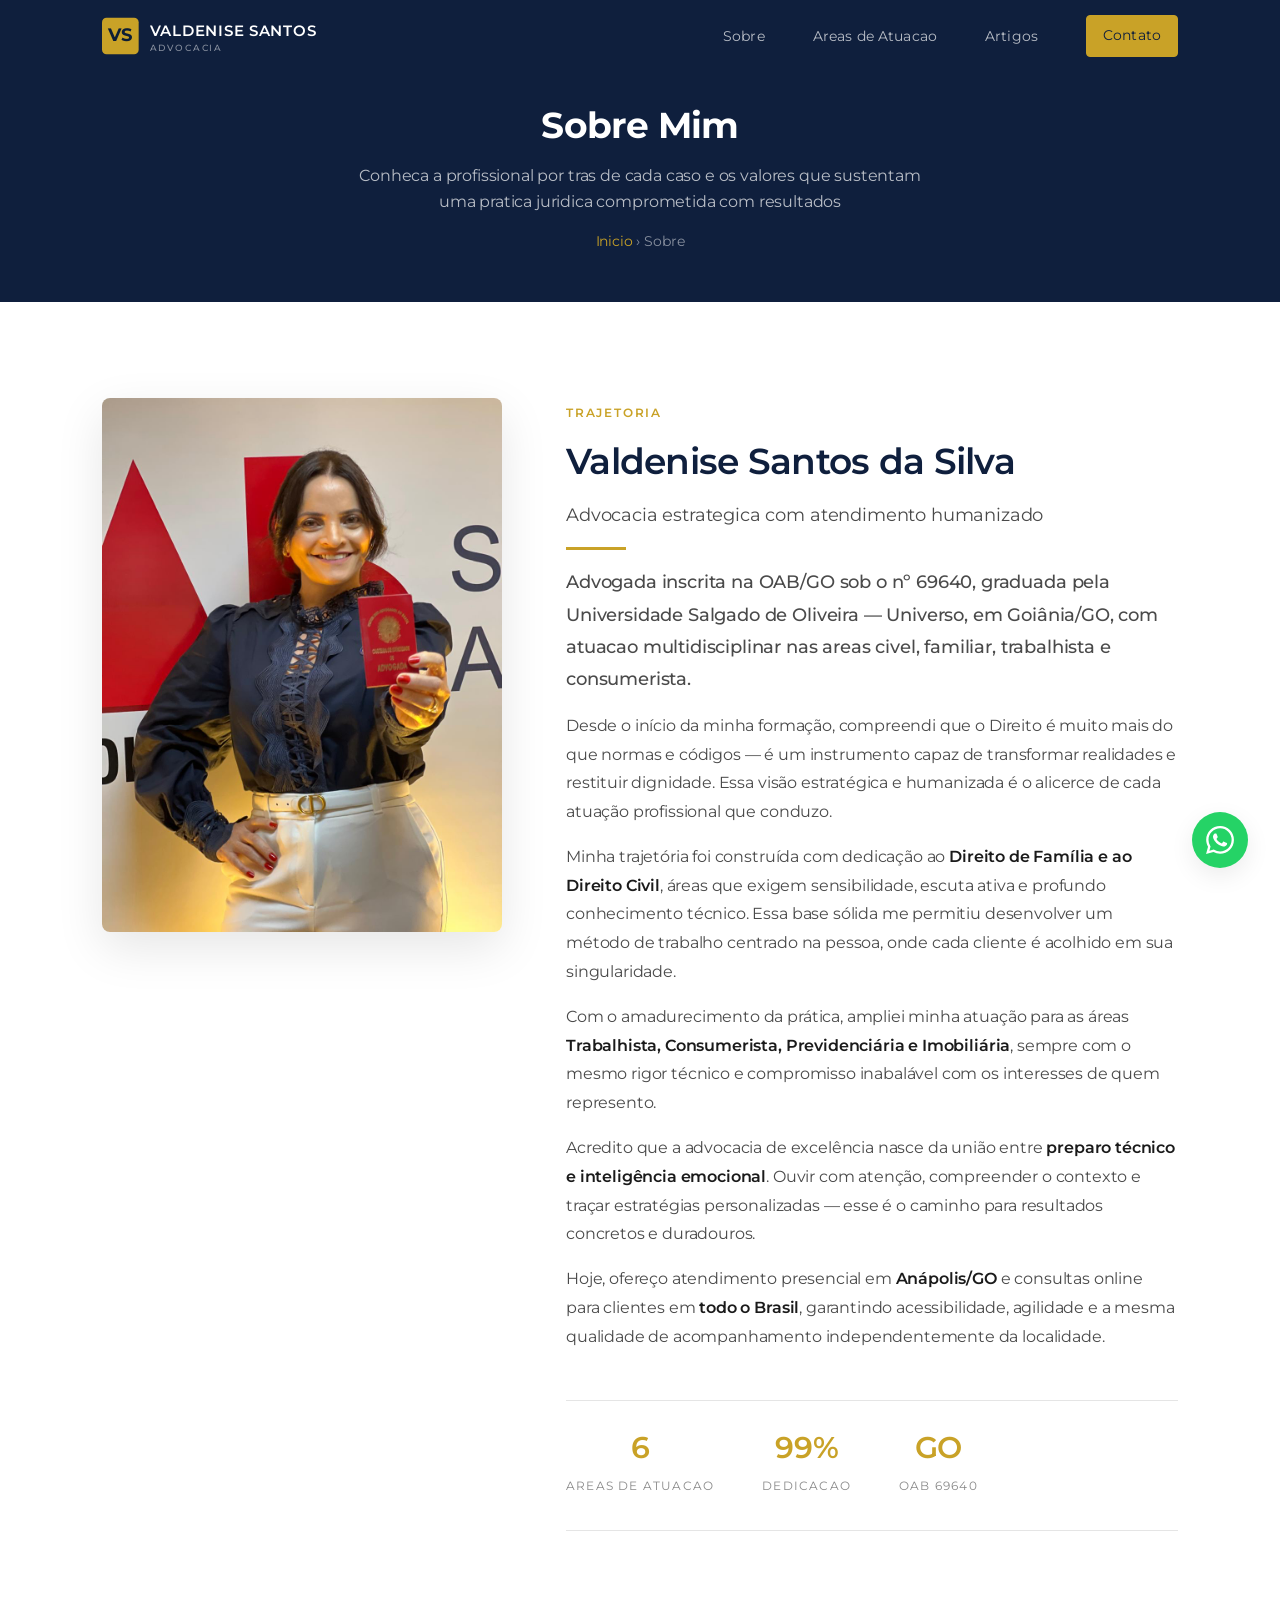
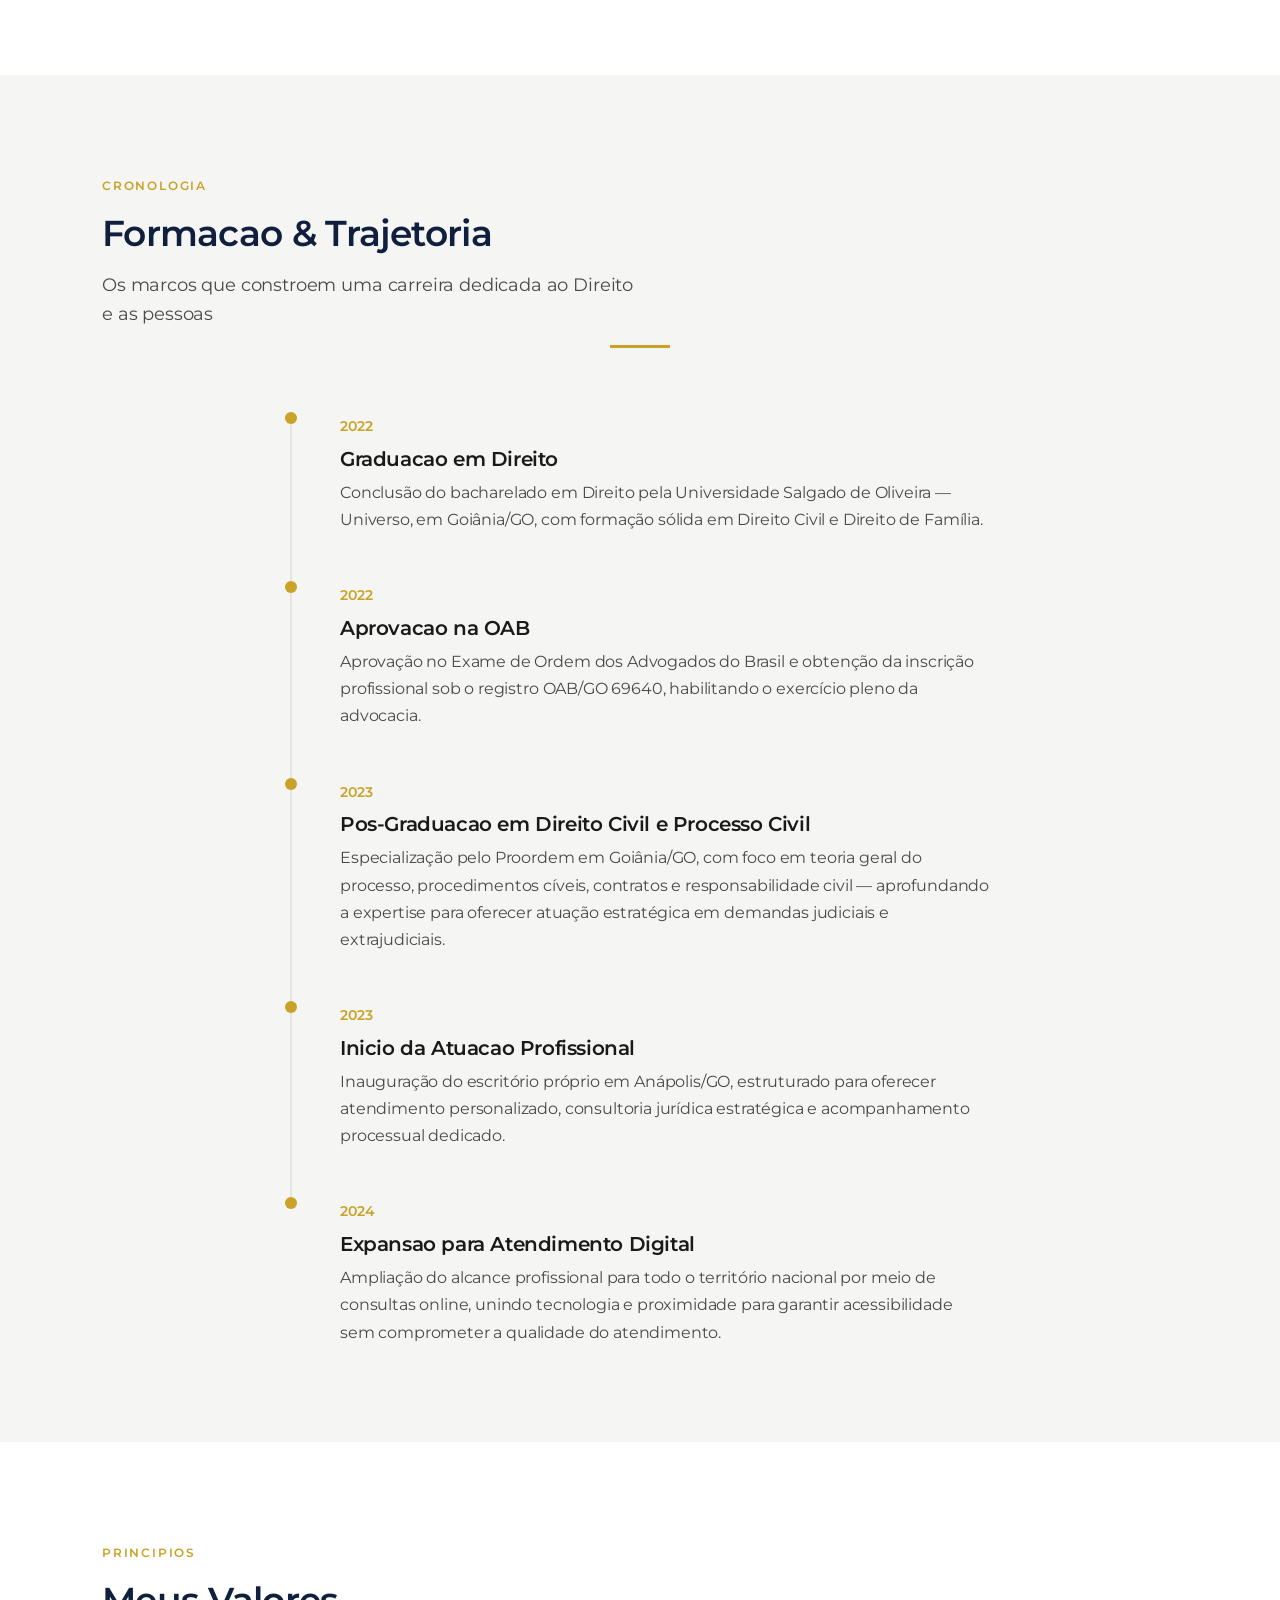
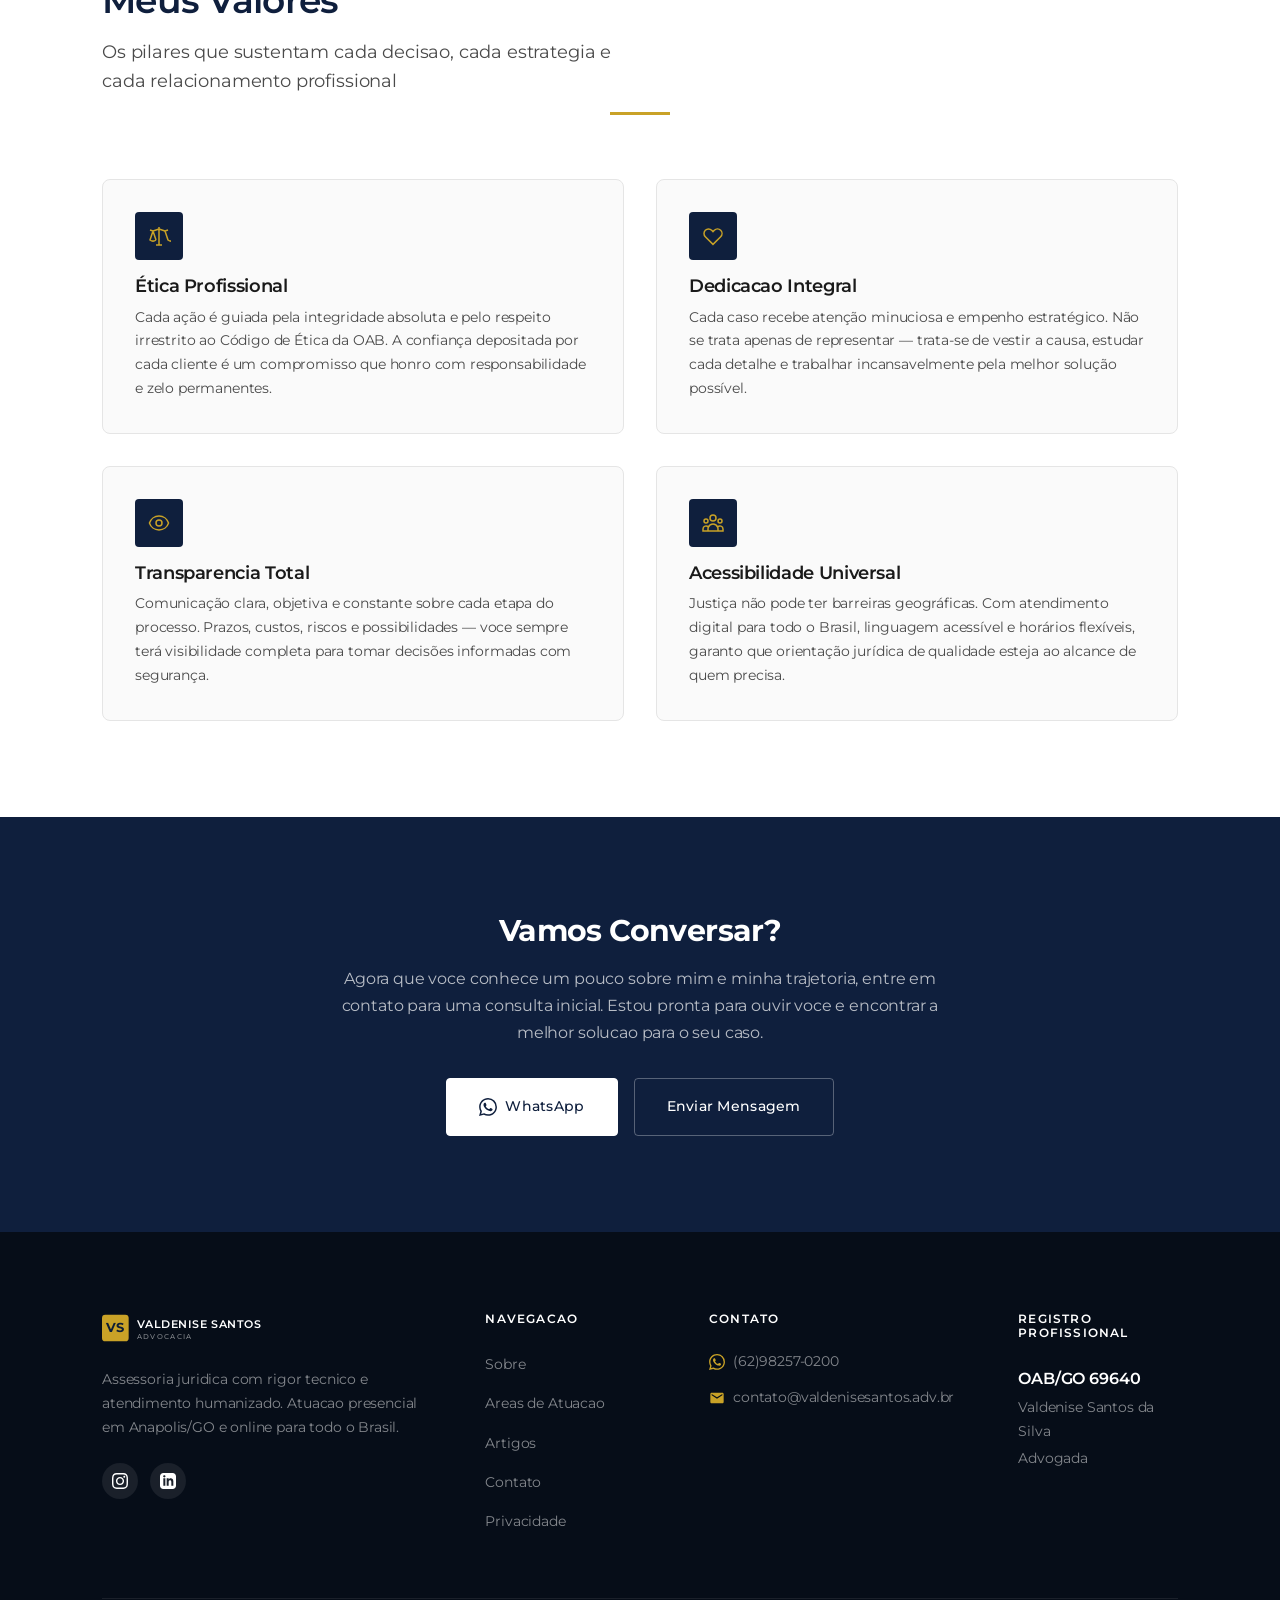
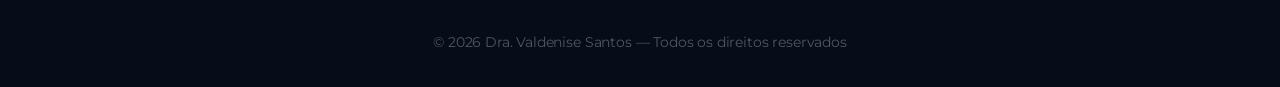
<file: sobre.html>
<!DOCTYPE html>
<html lang="pt-BR">
<head>
  <meta charset="UTF-8">
  <meta name="viewport" content="width=device-width, initial-scale=1.0">

  <!-- SEO -->
  <title>Sobre &mdash; Dra. Valdenise Santos | Advocacia</title>
  <meta name="description" content="Conheca a trajetoria da Dra. Valdenise Santos da Silva, advogada OAB/GO 69640. Formacao, valores e dedicacao ao atendimento juridico humanizado em todo o Brasil.">
  <meta name="keywords" content="advogada, Valdenise Santos da Silva, OAB/GO 69640, sobre, trajetoria, formacao, advocacia humanizada">
  <meta name="author" content="Valdenise Santos da Silva">
  <meta name="robots" content="index, follow">

  <!-- Open Graph -->
  <meta property="og:title" content="Sobre &mdash; Dra. Valdenise Santos | Advocacia">
  <meta property="og:description" content="Conheca a trajetoria da Dra. Valdenise Santos da Silva. Advocacia com dedicacao, etica e compromisso.">
  <meta property="og:image" content="https://valdenisesantos.adv.br/assets/og-image.jpg">
  <meta property="og:url" content="https://valdenisesantos.adv.br/sobre.html">
  <meta property="og:type" content="website">
  <meta property="og:locale" content="pt_BR">

  <!-- Twitter -->
  <meta name="twitter:card" content="summary_large_image">

  <!-- Favicon -->
  <link rel="icon" href="favicon.svg" type="image/svg+xml">
  <link rel="apple-touch-icon" href="assets/icon-192.png">

  <!-- PWA -->
  <link rel="manifest" href="manifest.json">
  <meta name="theme-color" content="#0c1d36">

  <!-- Fonts -->
  <link rel="preconnect" href="https://fonts.googleapis.com">
  <link rel="preconnect" href="https://fonts.gstatic.com" crossorigin>
  <link href="https://fonts.googleapis.com/css2?family=Montserrat:wght@400;500;600;700&display=swap" rel="stylesheet">

  <!-- CSS -->
  <link rel="stylesheet" href="styles.css?v=6.7.0">

  <!-- Schema.org -->
  <script type="application/ld+json">
  {
    "@context": "https://schema.org",
    "@type": "Attorney",
    "name": "Valdenise Santos da Silva",
    "alternateName": "Dra. Valdenise Santos Advocacia",
    "description": "Advogada especializada em Direito de Familia, Civel, Trabalhista e Consumidor. Atendimento em todo o Brasil.",
    "url": "https://valdenisesantos.adv.br/sobre.html",
    "telephone": "+55-5562982570200",
    "email": "contato@valdenisesantos.adv.br",
    "address": {
      "@type": "PostalAddress",
      "addressLocality": "Anápolis",
      "addressRegion": "GO",
      "addressCountry": "BR"
    },
    "areaServed": "Brasil",
    "knowsAbout": ["Direito de Familia", "Direito Civil", "Direito do Consumidor", "Direito Trabalhista", "Direito Previdenciario", "Direito Imobiliario"],
    "sameAs": ["https://instagram.com/valdenisesantos.adv", "https://linkedin.com/in/valdenise-santos-a6aa6a243"]
  }
  </script>
</head>
<body>
  <!-- Header -->
  <header class="header" id="header">
    <div class="container header__inner">
      <a href="index.html" class="header__logo">
        <svg viewBox="0 0 260 48" fill="none" xmlns="http://www.w3.org/2000/svg">
          <rect x="0" y="4" width="40" height="40" rx="5" fill="#c9a227"/>
          <text x="20" y="30" font-family="Montserrat, sans-serif" font-size="20" font-weight="700" fill="#0c1d36" text-anchor="middle">VS</text>
          <text x="52" y="24" font-family="Montserrat, sans-serif" font-size="16" font-weight="600" fill="#ffffff" letter-spacing="0.05em">VALDENISE SANTOS</text>
          <text x="52" y="40" font-family="Montserrat, sans-serif" font-size="10" font-weight="500" fill="rgba(255,255,255,0.5)" letter-spacing="0.2em">ADVOCACIA</text>
        </svg>
      </a>

      <nav class="header__nav" id="nav">
        <ul class="nav__list">
          <li><a href="sobre.html" class="active">Sobre</a></li>
          <li><a href="areas.html">Areas de Atuacao</a></li>
          <li><a href="artigos.html">Artigos</a></li>
          <li><a href="contato.html" class="btn btn--primary btn--sm">Contato</a></li>
        </ul>
      </nav>

      <button class="header__toggle" id="menu-toggle" aria-label="Abrir menu" aria-expanded="false">
        <span></span>
        <span></span>
        <span></span>
      </button>
    </div>
  </header>

  <main>
    <!-- Page Hero -->
    <section class="page-hero">
      <div class="container">
        <h1 class="page-hero__title">Sobre Mim</h1>
        <p class="page-hero__subtitle">Conheca a profissional por tras de cada caso e os valores que sustentam uma pratica juridica comprometida com resultados</p>
        <nav class="page-hero__breadcrumb" aria-label="Breadcrumb">
          <a href="/">Inicio</a> &rsaquo; Sobre
        </nav>
      </div>
    </section>

    <!-- Biografia -->
    <section class="bio" id="biografia">
      <div class="container">
        <div class="bio__grid">
          <div class="bio__photo">
            <img src="assets/foto-advogada.jpg" alt="Dra. Valdenise Santos da Silva - Advogada OAB/GO 69640" loading="eager">
          </div>

          <div class="bio__content">
            <span class="section__label">Trajetoria</span>
            <h2 class="section__title">Valdenise Santos da Silva</h2>
            <p class="section__subtitle">Advocacia estrategica com atendimento humanizado</p>
            <div class="section__divider"></div>
            <p class="sobre__lead">Advogada inscrita na OAB/GO sob o n&ordm; 69640, graduada pela Universidade Salgado de Oliveira &mdash; Universo, em Goi&acirc;nia/GO, com atuacao multidisciplinar nas areas civel, familiar, trabalhista e consumerista.</p>
            <p>Desde o in&iacute;cio da minha forma&ccedil;&atilde;o, compreendi que o Direito &eacute; muito mais do que normas e c&oacute;digos &mdash; &eacute; um instrumento capaz de transformar realidades e restituir dignidade. Essa vis&atilde;o estrat&eacute;gica e humanizada &eacute; o alicerce de cada atua&ccedil;&atilde;o profissional que conduzo.</p>
            <p>Minha trajet&oacute;ria foi constru&iacute;da com dedica&ccedil;&atilde;o ao <strong>Direito de Fam&iacute;lia e ao Direito Civil</strong>, &aacute;reas que exigem sensibilidade, escuta ativa e profundo conhecimento t&eacute;cnico. Essa base s&oacute;lida me permitiu desenvolver um m&eacute;todo de trabalho centrado na pessoa, onde cada cliente &eacute; acolhido em sua singularidade.</p>
            <p>Com o amadurecimento da pr&aacute;tica, ampliei minha atua&ccedil;&atilde;o para as &aacute;reas <strong>Trabalhista, Consumerista, Previdenci&aacute;ria e Imobili&aacute;ria</strong>, sempre com o mesmo rigor t&eacute;cnico e compromisso inabal&aacute;vel com os interesses de quem represento.</p>
            <p>Acredito que a advocacia de excel&ecirc;ncia nasce da uni&atilde;o entre <strong>preparo t&eacute;cnico e intelig&ecirc;ncia emocional</strong>. Ouvir com aten&ccedil;&atilde;o, compreender o contexto e tra&ccedil;ar estrat&eacute;gias personalizadas &mdash; esse &eacute; o caminho para resultados concretos e duradouros.</p>
            <p>Hoje, ofere&ccedil;o atendimento presencial em <strong>An&aacute;polis/GO</strong> e consultas online para clientes em <strong>todo o Brasil</strong>, garantindo acessibilidade, agilidade e a mesma qualidade de acompanhamento independentemente da localidade.</p>

            <div class="sobre__stats">
              <div class="stat">
                <span class="stat__number">6</span>
                <span class="stat__label">Areas de Atuacao</span>
              </div>
              <div class="stat">
                <span class="stat__number">100%</span>
                <span class="stat__label">Dedicacao</span>
              </div>
              <div class="stat">
                <span class="stat__number">GO</span>
                <span class="stat__label">OAB 69640</span>
              </div>
            </div>
          </div>
        </div>
      </div>
    </section>

    <!-- Timeline / Formacao -->
    <section class="section section--alt timeline" id="formacao">
      <div class="container">
        <header class="section__header">
          <span class="section__label">Cronologia</span>
          <h2 class="section__title">Formacao &amp; Trajetoria</h2>
          <p class="section__subtitle">Os marcos que constroem uma carreira dedicada ao Direito e as pessoas</p>
          <div class="section__divider"></div>
        </header>

        <div class="timeline__list">
          <div class="timeline__item">
            <span class="timeline__year">2022</span>
            <h3 class="timeline__title">Graduacao em Direito</h3>
            <p class="timeline__text">Conclus&atilde;o do bacharelado em Direito pela Universidade Salgado de Oliveira &mdash; Universo, em Goi&acirc;nia/GO, com forma&ccedil;&atilde;o s&oacute;lida em Direito Civil e Direito de Fam&iacute;lia.</p>
          </div>

          <div class="timeline__item">
            <span class="timeline__year">2022</span>
            <h3 class="timeline__title">Aprovacao na OAB</h3>
            <p class="timeline__text">Aprova&ccedil;&atilde;o no Exame de Ordem dos Advogados do Brasil e obten&ccedil;&atilde;o da inscri&ccedil;&atilde;o profissional sob o registro OAB/GO 69640, habilitando o exerc&iacute;cio pleno da advocacia.</p>
          </div>

          <div class="timeline__item">
            <span class="timeline__year">2023</span>
            <h3 class="timeline__title">Pos-Graduacao em Direito Civil e Processo Civil</h3>
            <p class="timeline__text">Especializa&ccedil;&atilde;o pelo Proordem em Goi&acirc;nia/GO, com foco em teoria geral do processo, procedimentos c&iacute;veis, contratos e responsabilidade civil &mdash; aprofundando a expertise para oferecer atua&ccedil;&atilde;o estrat&eacute;gica em demandas judiciais e extrajudiciais.</p>
          </div>

          <div class="timeline__item">
            <span class="timeline__year">2023</span>
            <h3 class="timeline__title">Inicio da Atuacao Profissional</h3>
            <p class="timeline__text">Inaugura&ccedil;&atilde;o do escrit&oacute;rio pr&oacute;prio em An&aacute;polis/GO, estruturado para oferecer atendimento personalizado, consultoria jur&iacute;dica estrat&eacute;gica e acompanhamento processual dedicado.</p>
          </div>

          <div class="timeline__item">
            <span class="timeline__year">2024</span>
            <h3 class="timeline__title">Expansao para Atendimento Digital</h3>
            <p class="timeline__text">Amplia&ccedil;&atilde;o do alcance profissional para todo o territ&oacute;rio nacional por meio de consultas online, unindo tecnologia e proximidade para garantir acessibilidade sem comprometer a qualidade do atendimento.</p>
          </div>
        </div>
      </div>
    </section>

    <!-- Valores -->
    <section class="section valores" id="valores">
      <div class="container">
        <header class="section__header">
          <span class="section__label">Principios</span>
          <h2 class="section__title">Meus Valores</h2>
          <p class="section__subtitle">Os pilares que sustentam cada decisao, cada estrategia e cada relacionamento profissional</p>
          <div class="section__divider"></div>
        </header>

        <div class="valores__grid">
          <div class="valor">
            <div class="valor__icon">
              <svg viewBox="0 0 24 24" fill="none" stroke="currentColor" stroke-width="1.5"><path d="M3 6l3 1m0 0l-3 9a5.002 5.002 0 006.001 0M6 7l3 9M6 7l6-2m6 2l3-1m-3 1l3 9a5.002 5.002 0 006.001 0M18 7l3 9m-3-9l-6-2m0-2v2m0 16V5m0 16H9m3 0h3"/></svg>
            </div>
            <h3 class="valor__title">&Eacute;tica Profissional</h3>
            <p class="valor__text">Cada a&ccedil;&atilde;o &eacute; guiada pela integridade absoluta e pelo respeito irrestrito ao C&oacute;digo de &Eacute;tica da OAB. A confian&ccedil;a depositada por cada cliente &eacute; um compromisso que honro com responsabilidade e zelo permanentes.</p>
          </div>

          <div class="valor">
            <div class="valor__icon">
              <svg viewBox="0 0 24 24" fill="none" stroke="currentColor" stroke-width="1.5"><path d="M4.318 6.318a4.5 4.5 0 000 6.364L12 20.364l7.682-7.682a4.5 4.5 0 00-6.364-6.364L12 7.636l-1.318-1.318a4.5 4.5 0 00-6.364 0z"/></svg>
            </div>
            <h3 class="valor__title">Dedicacao Integral</h3>
            <p class="valor__text">Cada caso recebe aten&ccedil;&atilde;o minuciosa e empenho estrat&eacute;gico. N&atilde;o se trata apenas de representar &mdash; trata-se de vestir a causa, estudar cada detalhe e trabalhar incansavelmente pela melhor solu&ccedil;&atilde;o poss&iacute;vel.</p>
          </div>

          <div class="valor">
            <div class="valor__icon">
              <svg viewBox="0 0 24 24" fill="none" stroke="currentColor" stroke-width="1.5"><path d="M15 12a3 3 0 11-6 0 3 3 0 016 0z"/><path d="M2.458 12C3.732 7.943 7.523 5 12 5c4.478 0 8.268 2.943 9.542 7-1.274 4.057-5.064 7-9.542 7-4.477 0-8.268-2.943-9.542-7z"/></svg>
            </div>
            <h3 class="valor__title">Transparencia Total</h3>
            <p class="valor__text">Comunica&ccedil;&atilde;o clara, objetiva e constante sobre cada etapa do processo. Prazos, custos, riscos e possibilidades &mdash; voce sempre ter&aacute; visibilidade completa para tomar decis&otilde;es informadas com seguran&ccedil;a.</p>
          </div>

          <div class="valor">
            <div class="valor__icon">
              <svg viewBox="0 0 24 24" fill="none" stroke="currentColor" stroke-width="1.5"><path d="M17 20h5v-2a3 3 0 00-5.356-1.857M17 20H7m10 0v-2c0-.656-.126-1.283-.356-1.857M7 20H2v-2a3 3 0 015.356-1.857M7 20v-2c0-.656.126-1.283.356-1.857m0 0a5.002 5.002 0 019.288 0M15 7a3 3 0 11-6 0 3 3 0 016 0zm6 3a2 2 0 11-4 0 2 2 0 014 0zM7 10a2 2 0 11-4 0 2 2 0 014 0z"/></svg>
            </div>
            <h3 class="valor__title">Acessibilidade Universal</h3>
            <p class="valor__text">Justi&ccedil;a n&atilde;o pode ter barreiras geogr&aacute;ficas. Com atendimento digital para todo o Brasil, linguagem acess&iacute;vel e hor&aacute;rios flex&iacute;veis, garanto que orienta&ccedil;&atilde;o jur&iacute;dica de qualidade esteja ao alcance de quem precisa.</p>
          </div>
        </div>
      </div>
    </section>

    <!-- CTA -->
    <section class="section cta">
      <div class="container">
        <div class="cta__content">
          <h2 class="cta__title">Vamos Conversar?</h2>
          <p class="cta__text">Agora que voce conhece um pouco sobre mim e minha trajetoria, entre em contato para uma consulta inicial. Estou pronta para ouvir voce e encontrar a melhor solucao para o seu caso.</p>
          <div class="cta__buttons">
            <a href="https://wa.me/5562982570200?text=Ola,%20gostaria%20de%20agendar%20uma%20consulta" class="btn btn--white" target="_blank" rel="noopener">
              <svg class="btn__icon" viewBox="0 0 24 24" fill="currentColor"><path d="M17.472 14.382c-.297-.149-1.758-.867-2.03-.967-.273-.099-.471-.148-.67.15-.197.297-.767.966-.94 1.164-.173.199-.347.223-.644.075-.297-.15-1.255-.463-2.39-1.475-.883-.788-1.48-1.761-1.653-2.059-.173-.297-.018-.458.13-.606.134-.133.298-.347.446-.52.149-.174.198-.298.298-.497.099-.198.05-.371-.025-.52-.075-.149-.669-1.612-.916-2.207-.242-.579-.487-.5-.669-.51-.173-.008-.371-.01-.57-.01-.198 0-.52.074-.792.372-.272.297-1.04 1.016-1.04 2.479 0 1.462 1.065 2.875 1.213 3.074.149.198 2.096 3.2 5.077 4.487.709.306 1.262.489 1.694.625.712.227 1.36.195 1.871.118.571-.085 1.758-.719 2.006-1.413.248-.694.248-1.289.173-1.413-.074-.124-.272-.198-.57-.347m-5.421 7.403h-.004a9.87 9.87 0 01-5.031-1.378l-.361-.214-3.741.982.998-3.648-.235-.374a9.86 9.86 0 01-1.51-5.26c.001-5.45 4.436-9.884 9.888-9.884 2.64 0 5.122 1.03 6.988 2.898a9.825 9.825 0 012.893 6.994c-.003 5.45-4.437 9.884-9.885 9.884m8.413-18.297A11.815 11.815 0 0012.05 0C5.495 0 .16 5.335.157 11.892c0 2.096.547 4.142 1.588 5.945L.057 24l6.305-1.654a11.882 11.882 0 005.683 1.448h.005c6.554 0 11.89-5.335 11.893-11.893a11.821 11.821 0 00-3.48-8.413z"/></svg>
              WhatsApp
            </a>
            <a href="contato.html" class="btn btn--outline-white">Enviar Mensagem</a>
          </div>
        </div>
      </div>
    </section>
  </main>

  <!-- Footer -->
  <footer class="footer">
    <div class="container">
      <div class="footer__grid">
        <div class="footer__brand">
          <svg class="footer__logo" viewBox="0 0 260 48" fill="none" xmlns="http://www.w3.org/2000/svg">
          <rect x="0" y="4" width="40" height="40" rx="5" fill="#c9a227"/>
          <text x="20" y="30" font-family="Montserrat, sans-serif" font-size="20" font-weight="700" fill="#0c1d36" text-anchor="middle">VS</text>
          <text x="52" y="24" font-family="Montserrat, sans-serif" font-size="16" font-weight="600" fill="#ffffff" letter-spacing="0.05em">VALDENISE SANTOS</text>
          <text x="52" y="40" font-family="Montserrat, sans-serif" font-size="10" font-weight="500" fill="rgba(255,255,255,0.5)" letter-spacing="0.2em">ADVOCACIA</text>
        </svg>
          <p>Assessoria juridica com rigor tecnico e atendimento humanizado. Atuacao presencial em Anapolis/GO e online para todo o Brasil.</p>
          <div class="footer__social">
            <a href="https://instagram.com/valdenisesantos.adv" target="_blank" rel="noopener" aria-label="Instagram">
              <svg viewBox="0 0 24 24" fill="currentColor"><path d="M12 2.163c3.204 0 3.584.012 4.85.07 3.252.148 4.771 1.691 4.919 4.919.058 1.265.069 1.645.069 4.849 0 3.205-.012 3.584-.069 4.849-.149 3.225-1.664 4.771-4.919 4.919-1.266.058-1.644.07-4.85.07-3.204 0-3.584-.012-4.849-.07-3.26-.149-4.771-1.699-4.919-4.92-.058-1.265-.07-1.644-.07-4.849 0-3.204.013-3.583.07-4.849.149-3.227 1.664-4.771 4.919-4.919 1.266-.057 1.645-.069 4.849-.069zm0-2.163c-3.259 0-3.667.014-4.947.072-4.358.2-6.78 2.618-6.98 6.98-.059 1.281-.073 1.689-.073 4.948 0 3.259.014 3.668.072 4.948.2 4.358 2.618 6.78 6.98 6.98 1.281.058 1.689.072 4.948.072 3.259 0 3.668-.014 4.948-.072 4.354-.2 6.782-2.618 6.979-6.98.059-1.28.073-1.689.073-4.948 0-3.259-.014-3.667-.072-4.947-.196-4.354-2.617-6.78-6.979-6.98-1.281-.059-1.69-.073-4.949-.073zm0 5.838c-3.403 0-6.162 2.759-6.162 6.162s2.759 6.163 6.162 6.163 6.162-2.759 6.162-6.163c0-3.403-2.759-6.162-6.162-6.162zm0 10.162c-2.209 0-4-1.79-4-4 0-2.209 1.791-4 4-4s4 1.791 4 4c0 2.21-1.791 4-4 4zm6.406-11.845c-.796 0-1.441.645-1.441 1.44s.645 1.44 1.441 1.44c.795 0 1.439-.645 1.439-1.44s-.644-1.44-1.439-1.44z"/></svg>
            </a>
            <a href="https://linkedin.com/in/valdenise-santos-a6aa6a243" target="_blank" rel="noopener" aria-label="LinkedIn">
              <svg viewBox="0 0 24 24" fill="currentColor"><path d="M19 0h-14c-2.761 0-5 2.239-5 5v14c0 2.761 2.239 5 5 5h14c2.762 0 5-2.239 5-5v-14c0-2.761-2.238-5-5-5zm-11 19h-3v-11h3v11zm-1.5-12.268c-.966 0-1.75-.79-1.75-1.764s.784-1.764 1.75-1.764 1.75.79 1.75 1.764-.783 1.764-1.75 1.764zm13.5 12.268h-3v-5.604c0-3.368-4-3.113-4 0v5.604h-3v-11h3v1.765c1.396-2.586 7-2.777 7 2.476v6.759z"/></svg>
            </a>
          </div>
        </div>

        <div class="footer__links">
          <h4>Navegacao</h4>
          <ul>
            <li><a href="sobre.html">Sobre</a></li>
            <li><a href="areas.html">Areas de Atuacao</a></li>
            <li><a href="artigos.html">Artigos</a></li>
            <li><a href="contato.html">Contato</a></li>
            <li><a href="privacidade.html">Privacidade</a></li>
          </ul>
        </div>

        <div class="footer__contact">
          <h4>Contato</h4>
          <ul>
            <li>
              <svg viewBox="0 0 24 24" fill="currentColor"><path d="M17.472 14.382c-.297-.149-1.758-.867-2.03-.967-.273-.099-.471-.148-.67.15-.197.297-.767.966-.94 1.164-.173.199-.347.223-.644.075-.297-.15-1.255-.463-2.39-1.475-.883-.788-1.48-1.761-1.653-2.059-.173-.297-.018-.458.13-.606.134-.133.298-.347.446-.52.149-.174.198-.298.298-.497.099-.198.05-.371-.025-.52-.075-.149-.669-1.612-.916-2.207-.242-.579-.487-.5-.669-.51-.173-.008-.371-.01-.57-.01-.198 0-.52.074-.792.372-.272.297-1.04 1.016-1.04 2.479 0 1.462 1.065 2.875 1.213 3.074.149.198 2.096 3.2 5.077 4.487.709.306 1.262.489 1.694.625.712.227 1.36.195 1.871.118.571-.085 1.758-.719 2.006-1.413.248-.694.248-1.289.173-1.413-.074-.124-.272-.198-.57-.347m-5.421 7.403h-.004a9.87 9.87 0 01-5.031-1.378l-.361-.214-3.741.982.998-3.648-.235-.374a9.86 9.86 0 01-1.51-5.26c.001-5.45 4.436-9.884 9.888-9.884 2.64 0 5.122 1.03 6.988 2.898a9.825 9.825 0 012.893 6.994c-.003 5.45-4.437 9.884-9.885 9.884m8.413-18.297A11.815 11.815 0 0012.05 0C5.495 0 .16 5.335.157 11.892c0 2.096.547 4.142 1.588 5.945L.057 24l6.305-1.654a11.882 11.882 0 005.683 1.448h.005c6.554 0 11.89-5.335 11.893-11.893a11.821 11.821 0 00-3.48-8.413z"/></svg>
              <a href="https://wa.me/5562982570200" target="_blank" rel="noopener">(62)98257-0200</a>
            </li>
            <li>
              <svg viewBox="0 0 24 24" fill="currentColor"><path d="M20 4H4c-1.1 0-1.99.9-1.99 2L2 18c0 1.1.9 2 2 2h16c1.1 0 2-.9 2-2V6c0-1.1-.9-2-2-2zm0 4l-8 5-8-5V6l8 5 8-5v2z"/></svg>
              <a href="mailto:contato@valdenisesantos.adv.br">contato@valdenisesantos.adv.br</a>
            </li>
          </ul>
        </div>

        <div class="footer__oab">
          <h4>Registro Profissional</h4>
          <p><strong>OAB/GO 69640</strong></p>
          <p>Valdenise Santos da Silva</p>
          <p>Advogada</p>
        </div>
      </div>

      <div class="footer__bottom">
        <p>&copy; 2026 Dra. Valdenise Santos &mdash; Todos os direitos reservados</p>
      </div>
    </div>
  </footer>

  <!-- WhatsApp Float -->
  <a href="https://wa.me/5562982570200?text=Ola,%20gostaria%20de%20agendar%20uma%20consulta" class="whatsapp-float" target="_blank" rel="noopener" aria-label="Contato via WhatsApp">
    <svg viewBox="0 0 24 24" fill="currentColor"><path d="M17.472 14.382c-.297-.149-1.758-.867-2.03-.967-.273-.099-.471-.148-.67.15-.197.297-.767.966-.94 1.164-.173.199-.347.223-.644.075-.297-.15-1.255-.463-2.39-1.475-.883-.788-1.48-1.761-1.653-2.059-.173-.297-.018-.458.13-.606.134-.133.298-.347.446-.52.149-.174.198-.298.298-.497.099-.198.05-.371-.025-.52-.075-.149-.669-1.612-.916-2.207-.242-.579-.487-.5-.669-.51-.173-.008-.371-.01-.57-.01-.198 0-.52.074-.792.372-.272.297-1.04 1.016-1.04 2.479 0 1.462 1.065 2.875 1.213 3.074.149.198 2.096 3.2 5.077 4.487.709.306 1.262.489 1.694.625.712.227 1.36.195 1.871.118.571-.085 1.758-.719 2.006-1.413.248-.694.248-1.289.173-1.413-.074-.124-.272-.198-.57-.347m-5.421 7.403h-.004a9.87 9.87 0 01-5.031-1.378l-.361-.214-3.741.982.998-3.648-.235-.374a9.86 9.86 0 01-1.51-5.26c.001-5.45 4.436-9.884 9.888-9.884 2.64 0 5.122 1.03 6.988 2.898a9.825 9.825 0 012.893 6.994c-.003 5.45-4.437 9.884-9.885 9.884m8.413-18.297A11.815 11.815 0 0012.05 0C5.495 0 .16 5.335.157 11.892c0 2.096.547 4.142 1.588 5.945L.057 24l6.305-1.654a11.882 11.882 0 005.683 1.448h.005c6.554 0 11.89-5.335 11.893-11.893a11.821 11.821 0 00-3.48-8.413z"/></svg>
  </a>

  <script src="script.js?v=1.0.0"></script>
</body>
</html>
</file>
<file: styles.css>
/* ========================================
   RESET & BASE
======================================== */
*, *::before, *::after {
  box-sizing: border-box;
  margin: 0;
  padding: 0;
}

html {
  scroll-behavior: smooth;
  font-size: 16px;
}

/* ========================================
   VARIÁVEIS — REFINADO
======================================== */
:root {
  /* Cores - Paleta reduzida e sofisticada */
  --primary: #0f1f3d;
  --primary-light: #1a3a6e;
  --accent: #c9a227;
  --accent-hover: #b8930f;
  --text: #1a1a1a;
  --text-secondary: #4a4a4a;
  --text-muted: #8a8a8a;
  --bg: #ffffff;
  --bg-subtle: #fafafa;
  --bg-alt: #f5f5f3;
  --border: #e5e5e5;
  --white: #ffffff;

  /* Fonte única: Montserrat */
  --font-display: 'Montserrat', -apple-system, BlinkMacSystemFont, 'Segoe UI', sans-serif;
  --font-body: 'Montserrat', -apple-system, BlinkMacSystemFont, 'Segoe UI', sans-serif;

  /* Escala tipográfica harmônica */
  --text-xs: 0.75rem;
  --text-sm: 0.875rem;
  --text-base: 1rem;
  --text-lg: 1.125rem;
  --text-xl: 1.25rem;
  --text-2xl: 1.5rem;
  --text-3xl: 1.875rem;
  --text-4xl: 2.25rem;
  --text-5xl: 3rem;
  --text-6xl: 3.75rem;

  /* Espaçamento generoso */
  --space-1: 0.25rem;
  --space-2: 0.5rem;
  --space-3: 0.75rem;
  --space-4: 1rem;
  --space-5: 1.5rem;
  --space-6: 2rem;
  --space-8: 3rem;
  --space-10: 4rem;
  --space-12: 5rem;
  --space-16: 6rem;
  --space-20: 8rem;

  --max-width: 1140px;
  --header-height: 72px;

  --shadow-sm: 0 1px 2px rgba(0,0,0,0.04);
  --shadow: 0 4px 12px rgba(0,0,0,0.06);
  --shadow-md: 0 8px 24px rgba(0,0,0,0.08);
  --shadow-lg: 0 16px 48px rgba(0,0,0,0.1);

  --transition: 0.3s ease;
  --transition-fast: 0.2s ease;

  --radius: 4px;
  --radius-lg: 8px;
}

/* ========================================
   BASE
======================================== */
html, body {
  overflow-x: hidden;
}

body {
  font-family: var(--font-body);
  font-size: var(--text-base);
  font-weight: 400;
  line-height: 1.7;
  color: var(--text);
  background: var(--bg);
  -webkit-font-smoothing: antialiased;
  -moz-osx-font-smoothing: grayscale;
  letter-spacing: -0.01em;
}

img {
  max-width: 100%;
  height: auto;
  display: block;
}

a {
  color: inherit;
  text-decoration: none;
  transition: color var(--transition-fast);
}

ul, ol {
  list-style: none;
}

/* ========================================
   TIPOGRAFIA REFINADA
======================================== */
h1, h2, h3, h4, h5, h6 {
  font-family: var(--font-display);
  font-weight: 600;
  line-height: 1.2;
  color: var(--primary);
  letter-spacing: -0.02em;
}

h1 { font-size: var(--text-5xl); }
h2 { font-size: var(--text-4xl); }
h3 { font-size: var(--text-2xl); }
h4 { font-size: var(--text-xl); }
h5 { font-size: var(--text-lg); }

@media (max-width: 768px) {
  h1 { font-size: var(--text-4xl); }
  h2 { font-size: var(--text-3xl); }
  h3 { font-size: var(--text-xl); }
}

p {
  color: var(--text-secondary);
}

.text-accent {
  color: var(--accent);
}

strong {
  font-weight: 600;
  color: var(--text);
}

/* ========================================
   LAYOUT
======================================== */
.container {
  width: 100%;
  max-width: var(--max-width);
  margin: 0 auto;
  padding: 0 var(--space-6);
}

@media (max-width: 768px) {
  .container {
    padding: 0 var(--space-6);
  }
}

@media (max-width: 480px) {
  .container {
    padding: 0 var(--space-5);
  }
}

.section {
  padding: var(--space-16) 0;
}

@media (max-width: 768px) {
  .section {
    padding: var(--space-10) 0;
  }
}

.section--alt {
  background: var(--bg-alt);
}

.section--dark {
  background: var(--primary);
  color: var(--white);
}

.section__header {
  margin-bottom: var(--space-10);
}

.section__label {
  display: inline-block;
  font-family: var(--font-body);
  font-size: var(--text-xs);
  font-weight: 600;
  letter-spacing: 0.15em;
  text-transform: uppercase;
  color: var(--accent);
  margin-bottom: var(--space-4);
}

.section__title {
  margin-bottom: var(--space-4);
}

.section__subtitle {
  font-size: var(--text-lg);
  color: var(--text-secondary);
  max-width: 540px;
  line-height: 1.6;
}

.section__footer {
  text-align: center;
  margin-top: var(--space-10);
}

/* ========================================
   BOTÕES REFINADOS
======================================== */
.btn {
  display: inline-flex;
  align-items: center;
  justify-content: center;
  gap: var(--space-2);
  padding: var(--space-4) var(--space-6);
  font-family: var(--font-body);
  font-size: var(--text-sm);
  font-weight: 500;
  letter-spacing: 0.02em;
  border-radius: var(--radius);
  border: 1px solid transparent;
  cursor: pointer;
  transition: all var(--transition);
  text-decoration: none;
}

.btn__icon {
  width: 18px;
  height: 18px;
}

.btn--primary {
  background: var(--accent);
  color: var(--primary);
  border-color: var(--accent);
}

.btn--primary:hover {
  background: var(--accent-hover);
  border-color: var(--accent-hover);
  transform: translateY(-1px);
}

.btn--outline {
  background: transparent;
  color: var(--primary);
  border-color: var(--primary);
}

.btn--outline:hover {
  background: var(--primary);
  color: var(--white);
}

.btn--outline-light {
  background: rgba(255,255,255,0.1);
  color: var(--white);
  border-color: rgba(255,255,255,0.25);
}

.btn--outline-light:hover {
  background: rgba(255,255,255,0.2);
  color: var(--white);
  border-color: rgba(255,255,255,0.4);
}

.btn--white {
  background: var(--white);
  color: var(--primary);
  border-color: var(--white);
}

.btn--white:hover {
  background: var(--bg-alt);
}

.btn--outline-white {
  background: transparent;
  color: var(--white);
  border-color: rgba(255,255,255,0.4);
}

.btn--outline-white:hover {
  background: var(--white);
  color: var(--primary);
}

.btn--sm {
  padding: var(--space-2) var(--space-4);
  font-size: var(--text-xs);
}

/* ========================================
   HEADER REFINADO
======================================== */
.header {
  position: fixed;
  top: 0;
  left: 0;
  right: 0;
  height: var(--header-height);
  background: var(--primary);
  z-index: 1000;
  transition: all var(--transition);
}

.header--scrolled {
  background: rgba(15, 31, 61, 0.98);
  backdrop-filter: blur(8px);
  box-shadow: 0 1px 0 rgba(255,255,255,0.1);
}

.header__inner {
  display: flex;
  align-items: center;
  justify-content: space-between;
  height: 100%;
}

.header__logo {
  display: flex;
  align-items: center;
}

.header__logo svg {
  height: 44px;
  width: auto;
}

.nav__list {
  display: flex;
  align-items: center;
  gap: var(--space-8);
}

.nav__list a {
  color: rgba(255,255,255,0.7);
  font-size: var(--text-sm);
  font-weight: 400;
  letter-spacing: 0.01em;
  transition: color var(--transition-fast);
}

.nav__list a:hover {
  color: var(--white);
}

.nav__list .btn {
  color: var(--primary);
}

.header__toggle {
  display: none;
  flex-direction: column;
  gap: 5px;
  padding: var(--space-2);
  background: none;
  border: none;
  cursor: pointer;
}

.header__toggle span {
  display: block;
  width: 22px;
  height: 2px;
  background: var(--white);
  transition: all var(--transition-fast);
}

@media (max-width: 768px) {
  .header__toggle {
    display: flex;
  }

  .header__nav {
    position: fixed;
    top: var(--header-height);
    left: 0;
    right: 0;
    bottom: 0;
    background: var(--primary);
    padding: var(--space-8);
    transform: translateX(100%);
    transition: transform var(--transition);
  }

  .header__nav.is-open {
    transform: translateX(0);
  }

  .nav__list {
    flex-direction: column;
    gap: var(--space-6);
    align-items: flex-start;
  }

  .nav__list a {
    font-size: var(--text-lg);
    color: var(--white);
  }
}

/* ========================================
   HERO REFINADO
======================================== */
.hero {
  min-height: 100vh;
  display: flex;
  align-items: center;
  padding-top: var(--header-height);
  padding-bottom: var(--space-12);
  background: var(--primary);
  color: var(--white);
  position: relative;
  overflow: hidden;
}

.hero__inner {
  display: grid;
  grid-template-columns: 1fr 1fr;
  gap: var(--space-12);
  align-items: center;
}

.hero__content {
  animation: fadeInUp 0.8s ease forwards;
}

.hero__subtitle {
  font-family: var(--font-body);
  font-size: var(--text-sm);
  font-weight: 500;
  letter-spacing: 0.2em;
  text-transform: uppercase;
  color: var(--accent);
  margin-bottom: var(--space-5);
}

.hero__title {
  font-size: var(--text-5xl);
  font-weight: 600;
  color: var(--white);
  margin-bottom: var(--space-6);
  line-height: 1.15;
}

.hero__title .text-accent {
  color: var(--accent);
}

.hero__text {
  font-size: var(--text-lg);
  color: rgba(255,255,255,0.7);
  margin-bottom: var(--space-8);
  max-width: 480px;
  line-height: 1.7;
}

.hero__buttons {
  display: flex;
  gap: var(--space-4);
  flex-wrap: wrap;
  padding-bottom: var(--space-8);
}

.hero__image {
  display: flex;
  justify-content: center;
  animation: fadeInRight 0.8s ease 0.2s forwards;
  opacity: 0;
}

.hero__image img {
  max-width: 380px;
  border-radius: var(--radius-lg);
  box-shadow: var(--shadow-lg);
}

.hero__decoration {
  position: absolute;
  top: 0;
  right: 0;
  width: 50%;
  height: 100%;
  background: linear-gradient(135deg, rgba(201, 162, 39, 0.05) 0%, transparent 60%);
  pointer-events: none;
}

@keyframes fadeInUp {
  from {
    opacity: 0;
    transform: translateY(30px);
  }
  to {
    opacity: 1;
    transform: translateY(0);
  }
}

@keyframes fadeInRight {
  from {
    opacity: 0;
    transform: translateX(30px);
  }
  to {
    opacity: 1;
    transform: translateX(0);
  }
}

@media (max-width: 968px) {
  .hero {
    min-height: auto;
    padding-bottom: var(--space-8);
  }

  .hero__inner {
    grid-template-columns: 1fr;
    text-align: center;
    gap: var(--space-8);
  }

  .hero__text {
    margin-left: auto;
    margin-right: auto;
  }

  .hero__buttons {
    justify-content: center;
    flex-direction: column;
    align-items: center;
    gap: var(--space-5);
    padding-bottom: 0;
  }

  .hero__buttons .btn {
    width: 280px;
    justify-content: center;
  }

  .hero__image {
    order: -1;
  }

  .hero__image img {
    max-width: 280px;
  }

  .hero__title {
    font-size: var(--text-4xl);
  }
}

@media (max-width: 480px) {
  .hero__title {
    font-size: var(--text-3xl);
  }

  .hero__text {
    font-size: var(--text-base);
  }
}

/* ========================================
   ÁREAS DE ATUAÇÃO REFINADO
======================================== */
.areas__grid {
  display: grid;
  grid-template-columns: repeat(3, 1fr);
  gap: var(--space-6);
}

.area-card {
  background: var(--primary);
  border: none;
  border-radius: var(--radius-lg);
  padding: var(--space-6);
  transition: all var(--transition);
}

.area-card:hover {
  background: var(--primary-light);
  box-shadow: var(--shadow-lg);
  transform: translateY(-4px);
}

.area-card__icon {
  width: 48px;
  height: 48px;
  background: var(--accent);
  border-radius: var(--radius);
  display: flex;
  align-items: center;
  justify-content: center;
  margin-bottom: var(--space-5);
  color: var(--primary);
  transition: all var(--transition);
}

.area-card:hover .area-card__icon {
  background: var(--white);
  color: var(--primary);
}

.area-card__icon svg {
  width: 24px;
  height: 24px;
}

.area-card__title {
  font-family: var(--font-body);
  font-size: var(--text-lg);
  font-weight: 600;
  margin-bottom: var(--space-3);
  color: var(--white);
}

.area-card__text {
  font-size: var(--text-sm);
  color: rgba(255,255,255,0.7);
  margin-bottom: var(--space-4);
  line-height: 1.6;
}

.area-card__link {
  font-size: var(--text-sm);
  font-weight: 500;
  color: var(--accent);
}

.area-card__link:hover {
  color: var(--white);
}

@media (max-width: 968px) {
  .areas__grid {
    grid-template-columns: repeat(2, 1fr);
  }
}

@media (max-width: 640px) {
  .areas__grid {
    grid-template-columns: 1fr;
  }
}

/* ========================================
   SOBRE REFINADO
======================================== */
.sobre__grid {
  display: grid;
  grid-template-columns: 380px 1fr;
  gap: var(--space-12);
  align-items: center;
}

.sobre__image-wrapper {
  border-radius: var(--radius-lg);
  overflow: hidden;
  box-shadow: var(--shadow-lg);
}

.sobre__content .section__title {
  text-align: left;
}

.sobre__lead {
  font-size: var(--text-xl);
  color: var(--text);
  margin-bottom: var(--space-5);
  line-height: 1.6;
}

.sobre__content p {
  margin-bottom: var(--space-4);
  line-height: 1.8;
}

.sobre__stats {
  display: flex;
  gap: var(--space-8);
  margin: var(--space-8) 0;
  padding: var(--space-6) 0;
  border-top: 1px solid var(--border);
  border-bottom: 1px solid var(--border);
}

.stat {
  text-align: center;
}

.stat__number {
  display: block;
  font-family: var(--font-display);
  font-size: var(--text-3xl);
  font-weight: 600;
  color: var(--accent);
  line-height: 1;
  margin-bottom: var(--space-2);
}

.stat__label {
  font-size: var(--text-xs);
  color: var(--text-muted);
  text-transform: uppercase;
  letter-spacing: 0.1em;
}

@media (max-width: 968px) {
  .sobre__grid {
    grid-template-columns: 1fr;
  }

  .sobre__image-wrapper {
    max-width: 320px;
    margin: 0 auto;
  }

  .sobre__stats {
    justify-content: center;
  }
}

/* ========================================
   DIFERENCIAIS REFINADO
======================================== */
.diferenciais__grid {
  display: grid;
  grid-template-columns: repeat(4, 1fr);
  gap: var(--space-6);
}

.diferencial {
  text-align: center;
  padding: var(--space-5);
}

.diferencial__icon {
  width: 56px;
  height: 56px;
  background: var(--bg-alt);
  border-radius: 50%;
  display: flex;
  align-items: center;
  justify-content: center;
  margin: 0 auto var(--space-5);
  color: var(--primary);
  transition: all var(--transition);
}

.diferencial:hover .diferencial__icon {
  background: var(--accent);
  transform: scale(1.05);
}

.diferencial__icon svg {
  width: 24px;
  height: 24px;
}

.diferencial__title {
  font-family: var(--font-body);
  font-size: var(--text-base);
  font-weight: 600;
  margin-bottom: var(--space-3);
  color: var(--text);
}

.diferencial__text {
  font-size: var(--text-sm);
  color: var(--text-secondary);
  line-height: 1.6;
}

@media (max-width: 968px) {
  .diferenciais__grid {
    grid-template-columns: repeat(2, 1fr);
  }
}

@media (max-width: 480px) {
  .diferenciais__grid {
    grid-template-columns: 1fr;
  }
}

/* ========================================
   DEPOIMENTOS REFINADO
======================================== */
.depoimentos {
  background: var(--primary);
}

.depoimentos .section__title {
  color: var(--white);
}

.depoimentos .section__subtitle {
  color: rgba(255,255,255,0.6);
}

.depoimentos__grid {
  display: grid;
  grid-template-columns: repeat(3, 1fr);
  gap: var(--space-6);
}

.depoimento {
  background: rgba(255,255,255,0.05);
  border-radius: var(--radius-lg);
  padding: var(--space-6);
  border-left: 3px solid var(--accent);
  transition: all var(--transition);
}

.depoimento:hover {
  background: rgba(255,255,255,0.08);
  transform: translateY(-4px);
}

.depoimento__text {
  font-size: var(--text-base);
  font-style: italic;
  color: rgba(255,255,255,0.85);
  margin-bottom: var(--space-5);
  line-height: 1.7;
}

.depoimento__author {
  display: flex;
  flex-direction: column;
  gap: var(--space-1);
}

.depoimento__name {
  font-weight: 600;
  color: var(--white);
  font-size: var(--text-sm);
}

.depoimento__case {
  font-size: var(--text-xs);
  color: var(--accent);
}

@media (max-width: 968px) {
  .depoimentos__grid {
    grid-template-columns: 1fr;
    max-width: 560px;
    margin: 0 auto;
  }
}

/* ========================================
   INSIGHTS REFINADO
======================================== */
.insights__header {
  display: flex;
  justify-content: space-between;
  align-items: flex-end;
  margin-bottom: var(--space-10);
  gap: var(--space-6);
}

.insights__grid {
  display: grid;
  grid-template-columns: 1fr 1fr;
  gap: var(--space-5);
}

.insight-card {
  background: var(--white);
  border: 1px solid var(--border);
  border-radius: var(--radius-lg);
  padding: var(--space-6);
  transition: all var(--transition);
  display: flex;
  flex-direction: column;
}

.insight-card:hover {
  border-color: var(--accent);
  box-shadow: var(--shadow);
}

.insight-card--featured {
  grid-row: span 2;
  background: var(--primary);
  border: none;
  padding: var(--space-8);
  position: relative;
}

.insight-card--featured:hover {
  transform: translateY(-4px);
  box-shadow: var(--shadow-lg);
}

.insight-card__tag {
  position: absolute;
  top: var(--space-5);
  right: var(--space-5);
  background: var(--accent);
  color: var(--primary);
  font-size: var(--text-xs);
  font-weight: 600;
  padding: var(--space-1) var(--space-3);
  border-radius: var(--radius);
  text-transform: uppercase;
  letter-spacing: 0.05em;
}

.insight-card__title {
  font-family: var(--font-body);
  font-size: var(--text-lg);
  font-weight: 600;
  margin-bottom: var(--space-3);
  color: var(--text);
  line-height: 1.4;
}

.insight-card--featured .insight-card__title {
  font-size: var(--text-2xl);
  color: var(--white);
  margin-top: var(--space-4);
}

.insight-card__text {
  font-size: var(--text-sm);
  color: var(--text-secondary);
  line-height: 1.6;
  margin-bottom: var(--space-4);
  flex-grow: 1;
}

.insight-card--featured .insight-card__text {
  color: rgba(255,255,255,0.7);
  font-size: var(--text-base);
}

.insight-card__meta {
  display: flex;
  gap: var(--space-3);
  margin-bottom: var(--space-4);
}

.insight-card__category {
  background: var(--bg-alt);
  color: var(--text-secondary);
  font-size: var(--text-xs);
  font-weight: 500;
  padding: var(--space-1) var(--space-2);
  border-radius: var(--radius);
}

.insight-card--featured .insight-card__category {
  background: var(--accent);
  color: var(--primary);
}

.insight-card__date {
  color: var(--text-muted);
  font-size: var(--text-xs);
}

.insight-card__link {
  font-size: var(--text-sm);
  font-weight: 500;
  color: var(--accent);
}

@media (max-width: 968px) {
  .insights__header {
    flex-direction: column;
    align-items: flex-start;
  }

  .insights__grid {
    grid-template-columns: 1fr;
  }

  .insight-card--featured {
    grid-row: auto;
  }
}

/* ========================================
   NEWSLETTER REFINADO
======================================== */
.newsletter {
  background: var(--bg-alt);
}

.newsletter__inner {
  display: grid;
  grid-template-columns: 1fr 1fr;
  gap: var(--space-12);
  align-items: center;
}

.newsletter__title {
  font-size: var(--text-3xl);
  margin-bottom: var(--space-4);
}

.newsletter__text {
  color: var(--text-secondary);
  line-height: 1.7;
}

.newsletter__form {
  background: var(--white);
  padding: var(--space-8);
  border-radius: var(--radius-lg);
  box-shadow: var(--shadow);
}

.newsletter__input-group {
  display: flex;
  gap: var(--space-3);
  margin-bottom: var(--space-4);
}

.newsletter__input {
  flex: 1;
  padding: var(--space-4);
  border: 1px solid var(--border);
  border-radius: var(--radius);
  font-size: var(--text-base);
  font-family: var(--font-body);
  transition: all var(--transition-fast);
}

.newsletter__input:focus {
  outline: none;
  border-color: var(--primary);
}

.newsletter__input::placeholder {
  color: var(--text-muted);
}

.newsletter__disclaimer {
  font-size: var(--text-xs);
  color: var(--text-muted);
  text-align: center;
}

.newsletter__disclaimer a {
  color: var(--primary);
  text-decoration: underline;
}

@media (max-width: 968px) {
  .newsletter__inner {
    grid-template-columns: 1fr;
  }

  .newsletter__input-group {
    flex-direction: column;
  }
}

/* ========================================
   CTA REFINADO
======================================== */
.cta {
  background: var(--primary);
  text-align: center;
}

.cta__content {
  max-width: 640px;
  margin: 0 auto;
}

.cta__title {
  font-size: var(--text-3xl);
  color: var(--white);
  margin-bottom: var(--space-4);
}

.cta__text {
  font-size: var(--text-lg);
  color: rgba(255,255,255,0.7);
  margin-bottom: var(--space-8);
  line-height: 1.7;
}

.cta__buttons {
  display: flex;
  gap: var(--space-4);
  justify-content: center;
  flex-wrap: wrap;
}

/* ========================================
   FOOTER REFINADO
======================================== */
.footer {
  background: #060d18;
  color: var(--white);
  padding: var(--space-12) 0 var(--space-6);
}

.footer__grid {
  display: grid;
  grid-template-columns: 2fr 1fr 1fr 1fr;
  gap: var(--space-10);
  margin-bottom: var(--space-10);
}

.footer__logo {
  height: 32px;
  width: auto;
  margin-bottom: var(--space-4);
}

.footer__brand p {
  font-size: var(--text-sm);
  color: rgba(255,255,255,0.5);
  line-height: 1.7;
  margin-bottom: var(--space-5);
}

.footer__social {
  display: flex;
  gap: var(--space-3);
}

.footer__social a {
  width: 36px;
  height: 36px;
  background: rgba(255,255,255,0.08);
  border-radius: 50%;
  display: flex;
  align-items: center;
  justify-content: center;
  color: var(--white);
  transition: all var(--transition);
}

.footer__social a:hover {
  background: var(--accent);
  color: var(--primary);
}

.footer__social svg {
  width: 16px;
  height: 16px;
}

.footer h4 {
  font-family: var(--font-body);
  font-size: var(--text-xs);
  font-weight: 600;
  text-transform: uppercase;
  letter-spacing: 0.1em;
  color: var(--white);
  margin-bottom: var(--space-5);
}

.footer__links ul,
.footer__contact ul {
  display: flex;
  flex-direction: column;
  gap: var(--space-3);
}

.footer__links a {
  font-size: var(--text-sm);
  color: rgba(255,255,255,0.5);
  transition: color var(--transition-fast);
}

.footer__links a:hover {
  color: var(--accent);
}

.footer__contact li {
  display: flex;
  align-items: center;
  gap: var(--space-2);
  font-size: var(--text-sm);
  color: rgba(255,255,255,0.5);
}

.footer__contact svg {
  width: 16px;
  height: 16px;
  color: var(--accent);
  flex-shrink: 0;
}

.footer__contact a {
  color: rgba(255,255,255,0.5);
}

.footer__contact a:hover {
  color: var(--accent);
}

.footer__oab p {
  font-size: var(--text-sm);
  color: rgba(255,255,255,0.5);
  margin-bottom: var(--space-1);
}

.footer__oab strong {
  color: var(--white);
  font-size: var(--text-base);
}

.footer__bottom {
  padding-top: var(--space-6);
  border-top: 1px solid rgba(255,255,255,0.08);
  text-align: center;
}

.footer__bottom p {
  font-size: var(--text-sm);
  color: rgba(255,255,255,0.3);
}

@media (max-width: 968px) {
  .footer__grid {
    grid-template-columns: 1fr 1fr;
  }
}

@media (max-width: 640px) {
  .footer__grid {
    grid-template-columns: 1fr;
    text-align: center;
  }

  .footer__social {
    justify-content: center;
  }

  .footer__contact li {
    justify-content: center;
  }
}

/* ========================================
   WHATSAPP FLOAT
======================================== */
.whatsapp-float {
  position: fixed;
  bottom: var(--space-6);
  right: var(--space-6);
  width: 56px;
  height: 56px;
  background: #25d366;
  border-radius: 50%;
  display: flex;
  align-items: center;
  justify-content: center;
  color: white;
  box-shadow: var(--shadow-md);
  z-index: 999;
  transition: all var(--transition);
}

.whatsapp-float:hover {
  transform: scale(1.08);
  box-shadow: var(--shadow-lg);
  color: white;
}

.whatsapp-float svg {
  width: 28px;
  height: 28px;
}

/* ========================================
   PAGE HERO (Páginas Internas)
======================================== */
.page-hero {
  background: var(--primary);
  padding: calc(var(--header-height) + var(--space-6)) 0 var(--space-8);
  text-align: center;
  overflow: hidden;
}

.page-hero .container {
  padding-left: var(--space-4);
  padding-right: var(--space-4);
}

.page-hero__title {
  font-family: var(--font-display);
  font-size: var(--text-4xl);
  font-weight: 700;
  font-style: normal;
  color: var(--white);
  margin-bottom: var(--space-4);
  word-wrap: break-word;
}

.page-hero__subtitle {
  font-size: var(--text-base);
  color: rgba(255,255,255,0.7);
  max-width: 600px;
  margin: 0 auto var(--space-4);
  line-height: 1.6;
}

.page-hero__breadcrumb {
  font-size: var(--text-sm);
  color: rgba(255,255,255,0.5);
}

.page-hero__breadcrumb a {
  color: var(--accent);
  transition: color var(--transition-fast);
}

.page-hero__breadcrumb a:hover {
  color: var(--white);
}

@media (max-width: 768px) {
  .page-hero {
    padding: calc(var(--header-height) + var(--space-4)) 0 var(--space-6);
  }
  .page-hero__title {
    font-size: var(--text-2xl);
  }
  .page-hero__subtitle {
    font-size: var(--text-sm);
  }
}

/* ========================================
   AREA DETAIL (Página Áreas)
======================================== */
.area-detail {
  padding: var(--space-16) 0;
  border-bottom: 1px solid var(--border);
}

.area-detail:nth-child(even) {
  background: var(--bg-subtle);
}

.area-detail__inner {
  display: grid;
  grid-template-columns: 1fr 320px;
  gap: var(--space-10);
  align-items: start;
}

.area-detail__icon {
  width: 64px;
  height: 64px;
  background: var(--primary);
  border-radius: var(--radius-lg);
  display: flex;
  align-items: center;
  justify-content: center;
  margin-bottom: var(--space-5);
  color: var(--accent);
}

.area-detail__icon svg {
  width: 32px;
  height: 32px;
}

.area-detail__title {
  font-family: var(--font-display);
  font-size: var(--text-3xl);
  font-weight: 700;
  color: var(--text);
  margin-bottom: var(--space-5);
}

.area-detail__text {
  font-size: var(--text-base);
  color: var(--text-secondary);
  line-height: 1.8;
  margin-bottom: var(--space-4);
}

.area-detail__text:last-of-type {
  margin-bottom: var(--space-6);
}

.area-detail__services {
  background: var(--primary);
  border-radius: var(--radius-lg);
  padding: var(--space-6);
}

.area-detail__services h4 {
  font-family: var(--font-body);
  font-size: var(--text-sm);
  font-weight: 600;
  color: var(--accent);
  text-transform: uppercase;
  letter-spacing: 0.08em;
  margin-bottom: var(--space-4);
}

.area-detail__services ul {
  list-style: none;
}

.area-detail__services li {
  font-size: var(--text-sm);
  color: rgba(255,255,255,0.85);
  padding: var(--space-2) 0;
  padding-left: var(--space-5);
  position: relative;
  border-bottom: 1px solid rgba(255,255,255,0.1);
}

.area-detail__services li:last-child {
  border-bottom: none;
}

.area-detail__services li::before {
  content: '→';
  position: absolute;
  left: 0;
  color: var(--accent);
  font-size: var(--text-xs);
}

@media (max-width: 968px) {
  .area-detail__inner {
    grid-template-columns: 1fr;
    gap: var(--space-6);
  }
  .area-detail__services {
    order: -1;
  }
}

@media (max-width: 768px) {
  .area-detail {
    padding: var(--space-10) 0;
  }
  .area-detail__title {
    font-size: var(--text-2xl);
  }
  .area-detail__icon {
    width: 56px;
    height: 56px;
  }
  .area-detail__icon svg {
    width: 28px;
    height: 28px;
  }
}

/* ========================================
   ARTIGOS (Página Artigos)
======================================== */
.artigos__filters {
  display: flex;
  flex-wrap: wrap;
  gap: var(--space-3);
  justify-content: center;
  margin-bottom: var(--space-10);
}

.filter-btn {
  padding: var(--space-2) var(--space-5);
  font-family: var(--font-body);
  font-size: var(--text-sm);
  font-weight: 500;
  color: var(--text-secondary);
  background: var(--bg-subtle);
  border: 1px solid var(--border);
  border-radius: 50px;
  cursor: pointer;
  transition: all var(--transition-fast);
}

.filter-btn:hover {
  color: var(--text);
  border-color: var(--text-muted);
}

.filter-btn.active {
  background: var(--primary);
  color: var(--white);
  border-color: var(--primary);
}

.artigos__grid {
  display: grid;
  grid-template-columns: repeat(3, 1fr);
  gap: var(--space-6);
}

.artigo-card {
  background: var(--white);
  border: 1px solid var(--border);
  border-radius: var(--radius-lg);
  padding: var(--space-6);
  transition: all var(--transition);
  display: flex;
  flex-direction: column;
}

.artigo-card:hover {
  border-color: var(--accent);
  box-shadow: var(--shadow-md);
  transform: translateY(-4px);
}

.artigo-card__meta {
  display: flex;
  flex-wrap: wrap;
  align-items: center;
  gap: var(--space-3);
  margin-bottom: var(--space-4);
}

.artigo-card__category {
  display: inline-block;
  padding: var(--space-1) var(--space-3);
  font-size: var(--text-xs);
  font-weight: 600;
  text-transform: uppercase;
  letter-spacing: 0.05em;
  color: var(--white);
  background: var(--accent);
  border-radius: 50px;
}

.artigo-card__read-time,
.artigo-card__date {
  font-size: var(--text-xs);
  color: var(--text-muted);
}

.artigo-card__title {
  font-family: var(--font-display);
  font-size: var(--text-xl);
  font-weight: 600;
  line-height: 1.3;
  margin-bottom: var(--space-3);
}

.artigo-card__title a {
  color: var(--text);
  transition: color var(--transition-fast);
}

.artigo-card__title a:hover {
  color: var(--accent);
}

.artigo-card__excerpt {
  font-size: var(--text-sm);
  color: var(--text-secondary);
  line-height: 1.7;
  margin-bottom: var(--space-4);
  flex-grow: 1;
}

.artigo-card__link {
  font-size: var(--text-sm);
  font-weight: 600;
  color: var(--primary);
  transition: color var(--transition-fast);
  align-self: flex-start;
}

.artigo-card__link:hover {
  color: var(--accent);
}

/* Artigo Destaque (primeiro) */
.artigo-card--featured {
  grid-column: 1 / -1;
  display: grid;
  grid-template-columns: 1fr 1fr;
  gap: var(--space-8);
  padding: var(--space-8);
  background: var(--primary);
  border: none;
}

.artigo-card--featured .artigo-card__category {
  background: var(--white);
  color: var(--primary);
}

.artigo-card--featured .artigo-card__read-time,
.artigo-card--featured .artigo-card__date {
  color: rgba(255,255,255,0.5);
}

.artigo-card--featured .artigo-card__title {
  font-size: var(--text-3xl);
}

.artigo-card--featured .artigo-card__title a {
  color: var(--white);
}

.artigo-card--featured .artigo-card__title a:hover {
  color: var(--accent);
}

.artigo-card--featured .artigo-card__excerpt {
  color: rgba(255,255,255,0.7);
  font-size: var(--text-base);
}

.artigo-card--featured .artigo-card__link {
  color: var(--accent);
}

.artigo-card--featured .artigo-card__link:hover {
  color: var(--white);
}

@media (max-width: 968px) {
  .artigos__grid {
    grid-template-columns: repeat(2, 1fr);
  }
  .artigo-card--featured {
    grid-template-columns: 1fr;
  }
  .artigo-card--featured .artigo-card__title {
    font-size: var(--text-2xl);
  }
}

@media (max-width: 640px) {
  .artigos__grid {
    grid-template-columns: 1fr;
  }
  .artigos__filters {
    gap: var(--space-2);
  }
  .filter-btn {
    padding: var(--space-2) var(--space-4);
    font-size: var(--text-xs);
  }
}

/* ========================================
   BIOGRAFIA (Página Sobre)
======================================== */
.bio {
  padding: var(--space-16) 0;
}

.bio__grid {
  display: grid;
  grid-template-columns: 400px 1fr;
  gap: var(--space-10);
  align-items: start;
}

.bio__photo {
  position: sticky;
  top: calc(var(--header-height) + var(--space-6));
}

.bio__photo img {
  width: 100%;
  border-radius: var(--radius-lg);
  box-shadow: var(--shadow-lg);
}

.bio__content {
  max-width: 640px;
}

.bio__content p {
  margin-bottom: var(--space-4);
  color: var(--text-secondary);
  line-height: 1.8;
}

.sobre__lead {
  font-size: var(--text-lg);
  color: var(--text);
  font-weight: 500;
  margin-bottom: var(--space-5);
}

.sobre__stats {
  display: flex;
  gap: var(--space-8);
  margin-top: var(--space-8);
  padding-top: var(--space-6);
  border-top: 1px solid var(--border);
}

@media (max-width: 968px) {
  .bio__grid {
    grid-template-columns: 1fr;
  }
  .bio__photo {
    position: relative;
    top: 0;
    max-width: 300px;
    margin: 0 auto var(--space-8);
  }
  .sobre__stats {
    justify-content: center;
  }
}

@media (max-width: 640px) {
  .bio {
    padding: var(--space-10) 0;
  }
  .sobre__stats {
    flex-wrap: wrap;
    gap: var(--space-6);
  }
}

/* ========================================
   TIMELINE (Página Sobre)
======================================== */
.timeline__list {
  max-width: 700px;
  margin: 0 auto;
}

.timeline__item {
  position: relative;
  padding-left: var(--space-8);
  padding-bottom: var(--space-8);
  border-left: 2px solid var(--border);
}

.timeline__item:last-child {
  padding-bottom: 0;
  border-left-color: transparent;
}

.timeline__item::before {
  content: '';
  position: absolute;
  left: -7px;
  top: 0;
  width: 12px;
  height: 12px;
  background: var(--accent);
  border-radius: 50%;
}

.timeline__year {
  display: inline-block;
  font-size: var(--text-sm);
  font-weight: 600;
  color: var(--accent);
  margin-bottom: var(--space-2);
}

.timeline__title {
  font-family: var(--font-display);
  font-size: var(--text-xl);
  font-weight: 600;
  color: var(--text);
  margin-bottom: var(--space-2);
}

.timeline__text {
  font-size: var(--text-base);
  color: var(--text-secondary);
  line-height: 1.7;
}

/* ========================================
   VALORES (Página Sobre)
======================================== */
.valores__grid {
  display: grid;
  grid-template-columns: repeat(2, 1fr);
  gap: var(--space-6);
}

.valor {
  background: var(--bg-subtle);
  border-radius: var(--radius-lg);
  padding: var(--space-6);
  border: 1px solid var(--border);
  transition: all var(--transition);
}

.valor:hover {
  border-color: var(--accent);
  box-shadow: var(--shadow);
}

.valor__icon {
  width: 48px;
  height: 48px;
  background: var(--primary);
  border-radius: var(--radius);
  display: flex;
  align-items: center;
  justify-content: center;
  margin-bottom: var(--space-4);
  color: var(--accent);
}

.valor__icon svg {
  width: 24px;
  height: 24px;
}

.valor__title {
  font-family: var(--font-display);
  font-size: var(--text-lg);
  font-weight: 600;
  color: var(--text);
  margin-bottom: var(--space-2);
}

.valor__text {
  font-size: var(--text-sm);
  color: var(--text-secondary);
  line-height: 1.7;
}

@media (max-width: 768px) {
  .valores__grid {
    grid-template-columns: 1fr;
  }
}

/* ========================================
   CTA (Call to Action)
======================================== */
.cta {
  background: var(--primary);
  text-align: center;
}

.cta__content {
  max-width: 600px;
  margin: 0 auto;
}

.cta__title {
  font-family: var(--font-display);
  font-size: var(--text-3xl);
  font-weight: 700;
  color: var(--white);
  margin-bottom: var(--space-4);
}

.cta__text {
  font-size: var(--text-base);
  color: rgba(255,255,255,0.7);
  margin-bottom: var(--space-6);
  line-height: 1.7;
}

.cta__buttons {
  display: flex;
  gap: var(--space-4);
  justify-content: center;
  flex-wrap: wrap;
}

.btn--white {
  background: var(--white);
  color: var(--primary);
}

.btn--white:hover {
  background: var(--bg-subtle);
}

.btn--outline-white {
  background: transparent;
  border: 1px solid rgba(255,255,255,0.3);
  color: var(--white);
}

.btn--outline-white:hover {
  background: rgba(255,255,255,0.1);
  border-color: var(--white);
}

/* ========================================
   FORMULÁRIOS
======================================== */
.form {
  background: var(--white);
  border-radius: var(--radius-lg);
  padding: var(--space-8);
  box-shadow: var(--shadow);
}

.form__title {
  font-family: var(--font-display);
  font-size: var(--text-2xl);
  font-weight: 600;
  color: var(--text);
  margin-bottom: var(--space-6);
}

.form__group {
  margin-bottom: var(--space-5);
}

.form__label {
  display: block;
  font-size: var(--text-sm);
  font-weight: 500;
  color: var(--text);
  margin-bottom: var(--space-2);
}

.form__input,
.form__select,
.form__textarea {
  width: 100%;
  padding: var(--space-3) var(--space-4);
  font-family: var(--font-body);
  font-size: var(--text-base);
  color: var(--text);
  background: var(--bg-subtle);
  border: 1px solid var(--border);
  border-radius: var(--radius);
  transition: all var(--transition-fast);
}

.form__input:focus,
.form__select:focus,
.form__textarea:focus {
  outline: none;
  border-color: var(--accent);
  background: var(--white);
  box-shadow: 0 0 0 3px rgba(201, 162, 39, 0.1);
}

.form__textarea {
  min-height: 150px;
  resize: vertical;
}

.form__select {
  appearance: none;
  background-image: url("data:image/svg+xml,%3Csvg xmlns='http://www.w3.org/2000/svg' width='12' height='12' fill='%234a4a4a' viewBox='0 0 16 16'%3E%3Cpath d='M8 11L3 6h10l-5 5z'/%3E%3C/svg%3E");
  background-repeat: no-repeat;
  background-position: right var(--space-4) center;
  padding-right: var(--space-10);
}

.form__checkbox {
  display: flex;
  align-items: flex-start;
  gap: var(--space-3);
  font-size: var(--text-sm);
  color: var(--text-secondary);
}

.form__checkbox input {
  margin-top: 4px;
  accent-color: var(--accent);
}

.form__alert {
  padding: var(--space-4);
  border-radius: var(--radius);
  margin-bottom: var(--space-5);
  font-size: var(--text-sm);
}

.form__alert--success {
  background: #d4edda;
  color: #155724;
  border: 1px solid #c3e6cb;
}

.form__alert--error {
  background: #f8d7da;
  color: #721c24;
  border: 1px solid #f5c6cb;
}

/* ========================================
   CONTATO (Página Contato)
======================================== */
.contato__grid {
  display: grid;
  grid-template-columns: 1fr 400px;
  gap: var(--space-10);
  align-items: start;
}

.contato__info {
  display: flex;
  flex-direction: column;
  gap: var(--space-6);
}

.contato__item {
  display: flex;
  gap: var(--space-4);
}

.contato__item-icon {
  width: 48px;
  height: 48px;
  background: var(--primary);
  border-radius: var(--radius);
  display: flex;
  align-items: center;
  justify-content: center;
  color: var(--accent);
  flex-shrink: 0;
}

.contato__item-icon svg {
  width: 24px;
  height: 24px;
}

.contato__info-title {
  font-family: var(--font-display);
  font-size: var(--text-lg);
  font-weight: 600;
  color: var(--text);
  margin-bottom: var(--space-1);
}

.contato__info-text {
  font-size: var(--text-sm);
  color: var(--text-secondary);
  line-height: 1.6;
}

.contato__info-text a {
  color: var(--primary);
  font-weight: 500;
}

.contato__info-text a:hover {
  color: var(--accent);
}

@media (max-width: 968px) {
  .contato__grid {
    grid-template-columns: 1fr;
  }
  .contato__info {
    order: -1;
  }
}

/* ========================================
   MAPA
======================================== */
.map {
  padding: 0;
}

.map__wrapper {
  height: 400px;
  background: var(--bg-subtle);
  border-radius: var(--radius-lg);
  overflow: hidden;
}

.map__wrapper iframe {
  width: 100%;
  height: 100%;
  border: none;
}

.map__placeholder {
  height: 100%;
  display: flex;
  flex-direction: column;
  align-items: center;
  justify-content: center;
  color: var(--text-muted);
  text-align: center;
  padding: var(--space-6);
}

.map__placeholder svg {
  width: 48px;
  height: 48px;
  margin-bottom: var(--space-4);
  opacity: 0.5;
}

/* ========================================
   PRIVACIDADE
======================================== */
.privacidade {
  padding: var(--space-6) 0 var(--space-10);
  margin-top: calc(-1 * var(--space-10));
}

.privacidade__intro {
  max-width: 800px;
  margin: 0 auto var(--space-8);
  text-align: center;
}

.privacidade__updated {
  font-size: var(--text-sm);
  color: var(--text-muted);
  margin-bottom: var(--space-4);
}

.privacidade h2 {
  font-family: var(--font-display);
  font-size: var(--text-2xl);
  font-weight: 600;
  color: var(--text);
  margin: var(--space-8) 0 var(--space-4);
}

.privacidade h3 {
  font-size: var(--text-lg);
  font-weight: 600;
  color: var(--text);
  margin: var(--space-6) 0 var(--space-3);
}

.privacidade p {
  color: var(--text-secondary);
  line-height: 1.8;
  margin-bottom: var(--space-4);
}

.privacidade ul {
  margin: var(--space-4) 0;
  padding-left: var(--space-6);
}

.privacidade li {
  color: var(--text-secondary);
  line-height: 1.8;
  margin-bottom: var(--space-2);
}

/* ========================================
   SECTION DIVIDER
======================================== */
.section__divider {
  width: 60px;
  height: 3px;
  background: var(--accent);
  margin: var(--space-4) 0;
}

.section__header .section__divider {
  margin: var(--space-4) auto;
}

/* ========================================
   INSIGHTS & NEWSLETTER (Index)
======================================== */
.insights__header-text {
  max-width: 600px;
}

.insights__header-btn {
  flex-shrink: 0;
}

.newsletter__content {
  max-width: 500px;
  margin: 0 auto;
  text-align: center;
}

.newsletter__btn {
  margin-top: var(--space-4);
}

/* ========================================
   BUTTON MODIFIERS
======================================== */
.btn--full {
  width: 100%;
  justify-content: center;
}

/* ========================================
   ANIMAÇÕES
======================================== */
.is-visible {
  opacity: 1 !important;
  transform: translateY(0) !important;
}

/* ========================================
   UTILITIES
======================================== */
[id] {
  scroll-margin-top: calc(var(--header-height) + var(--space-6));
}
</file>
